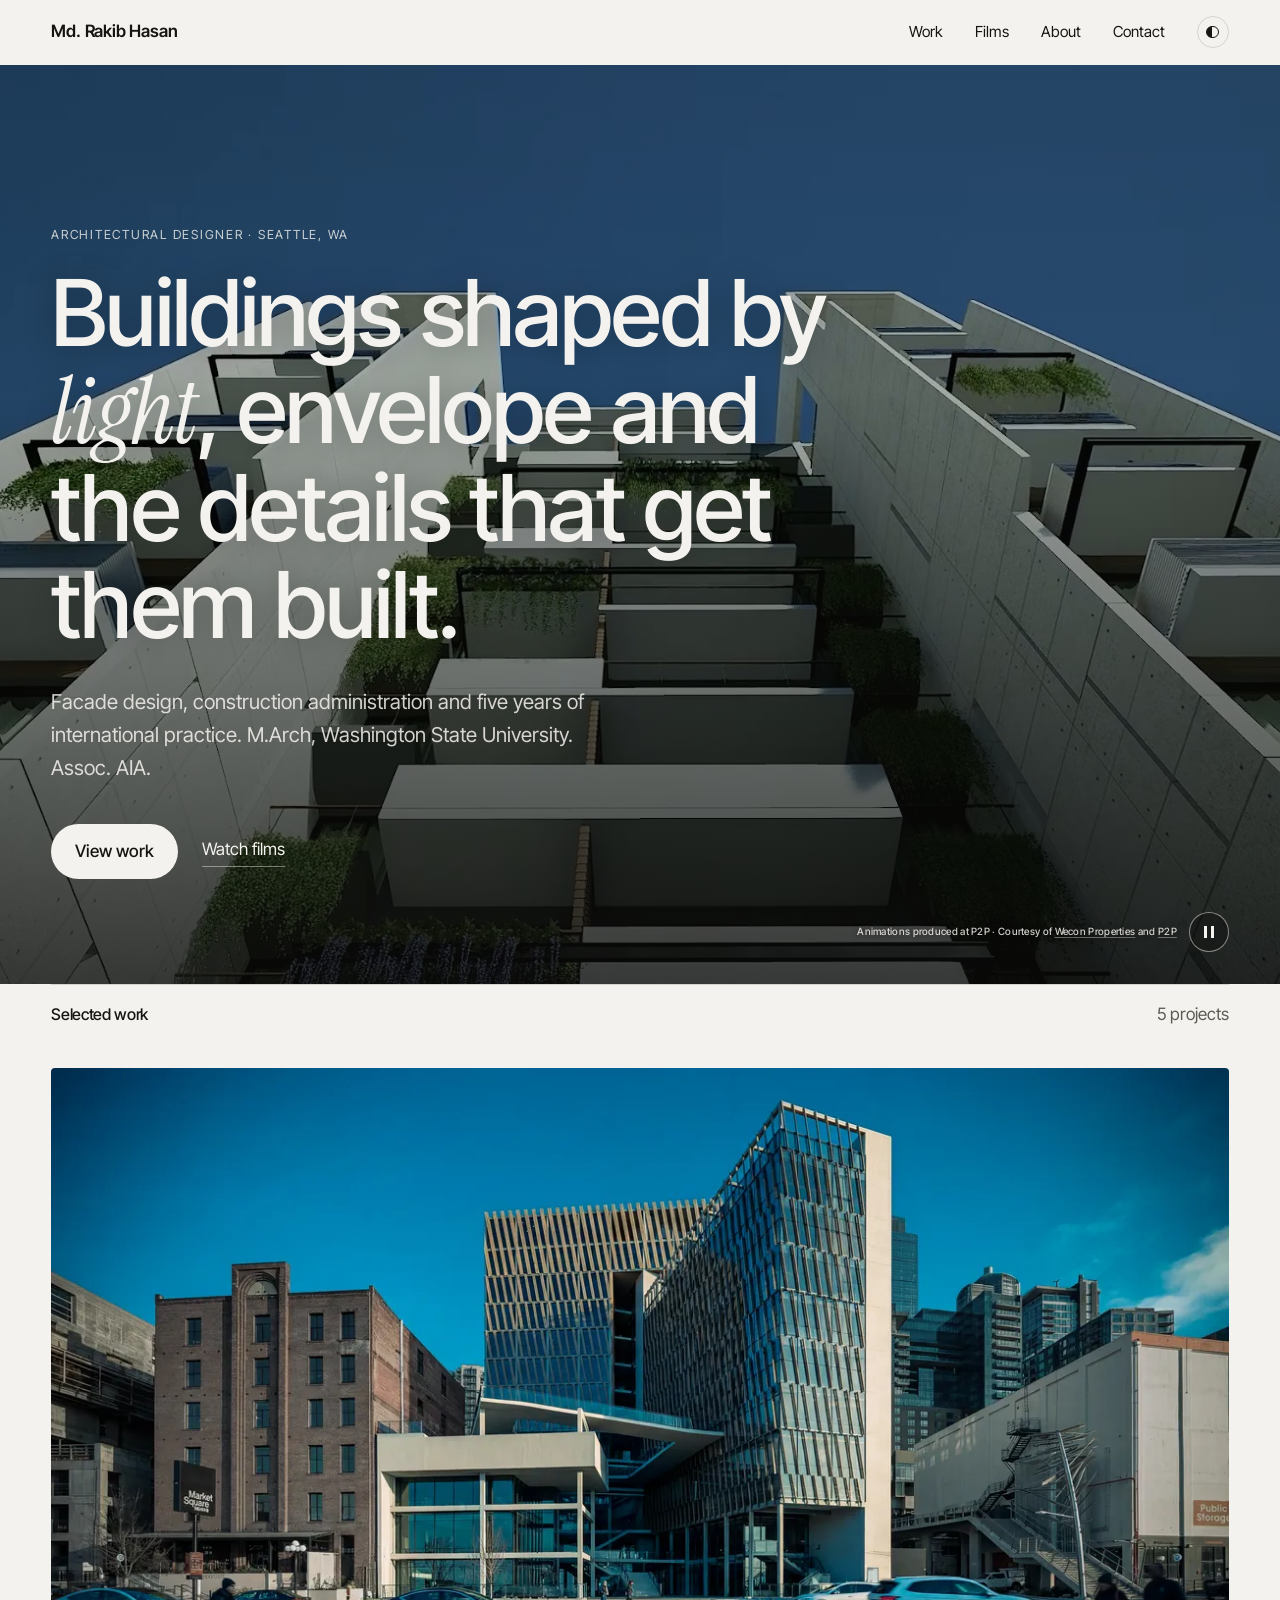
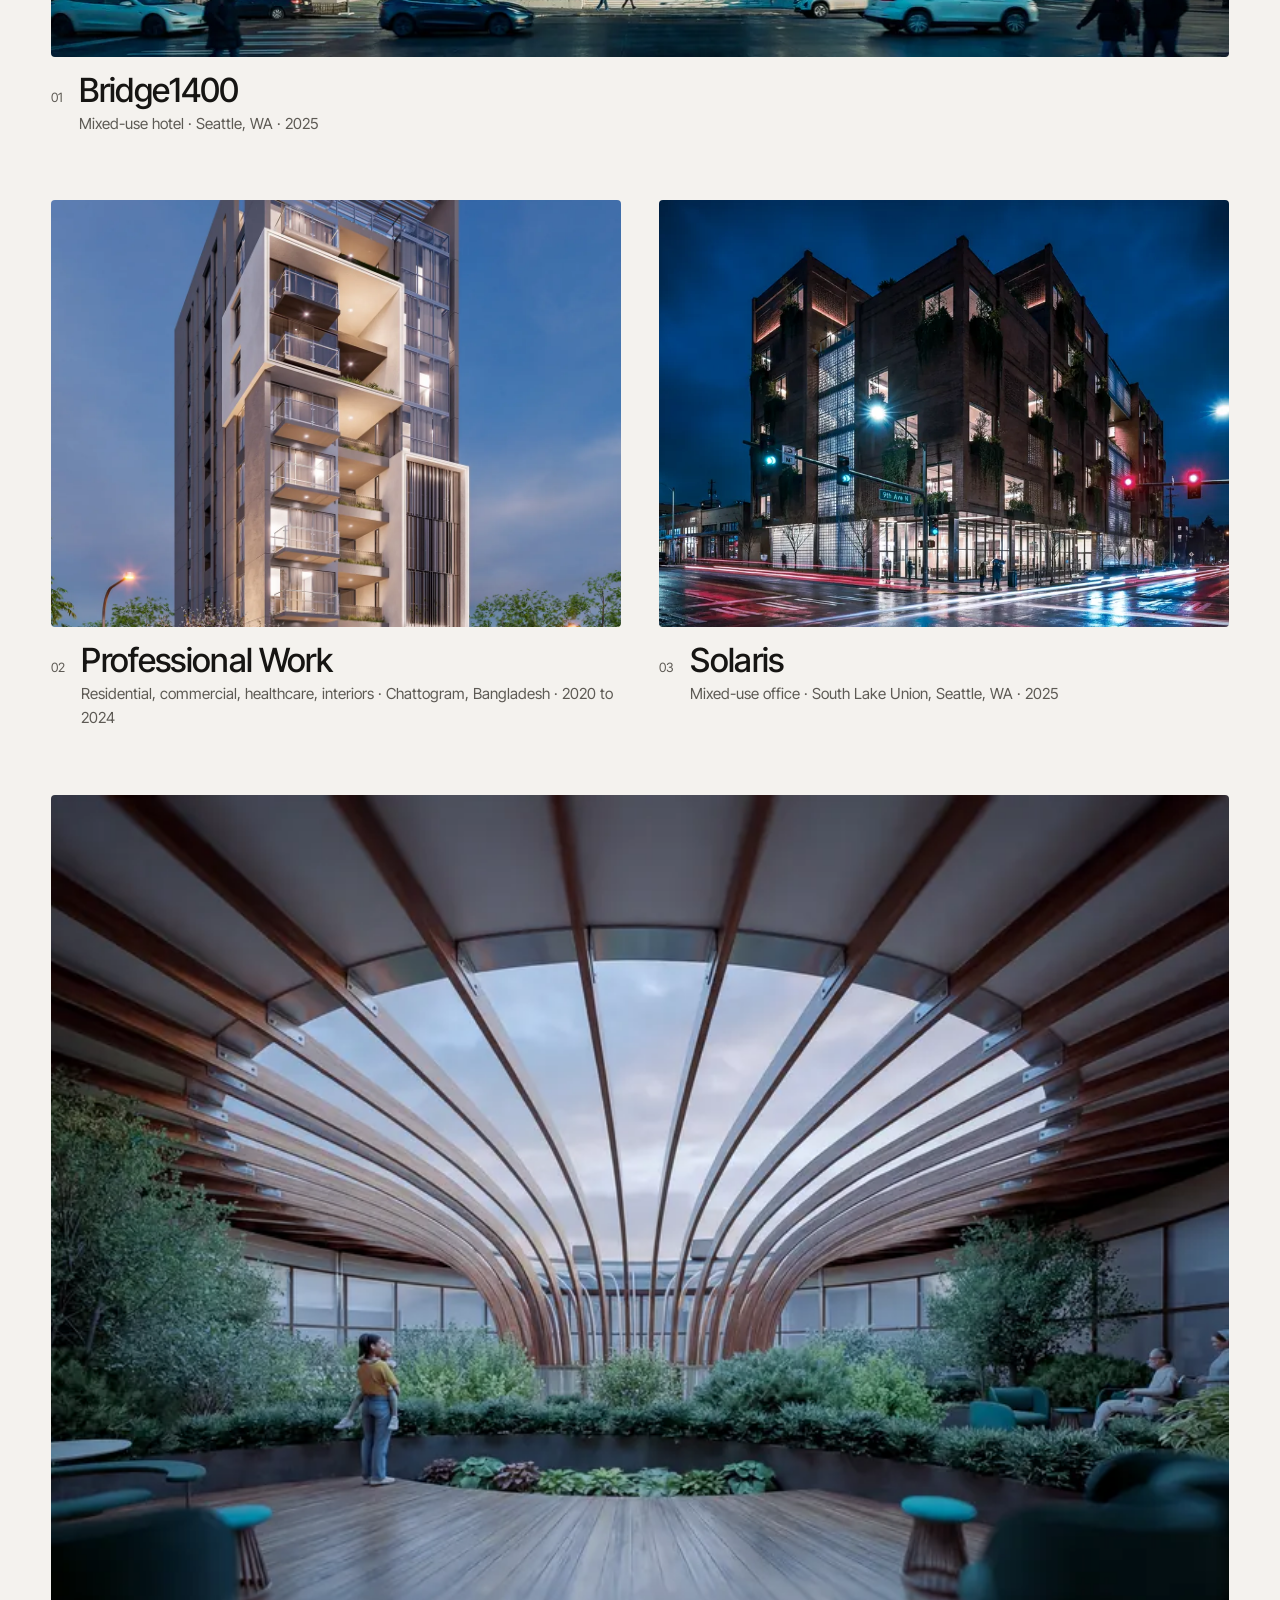
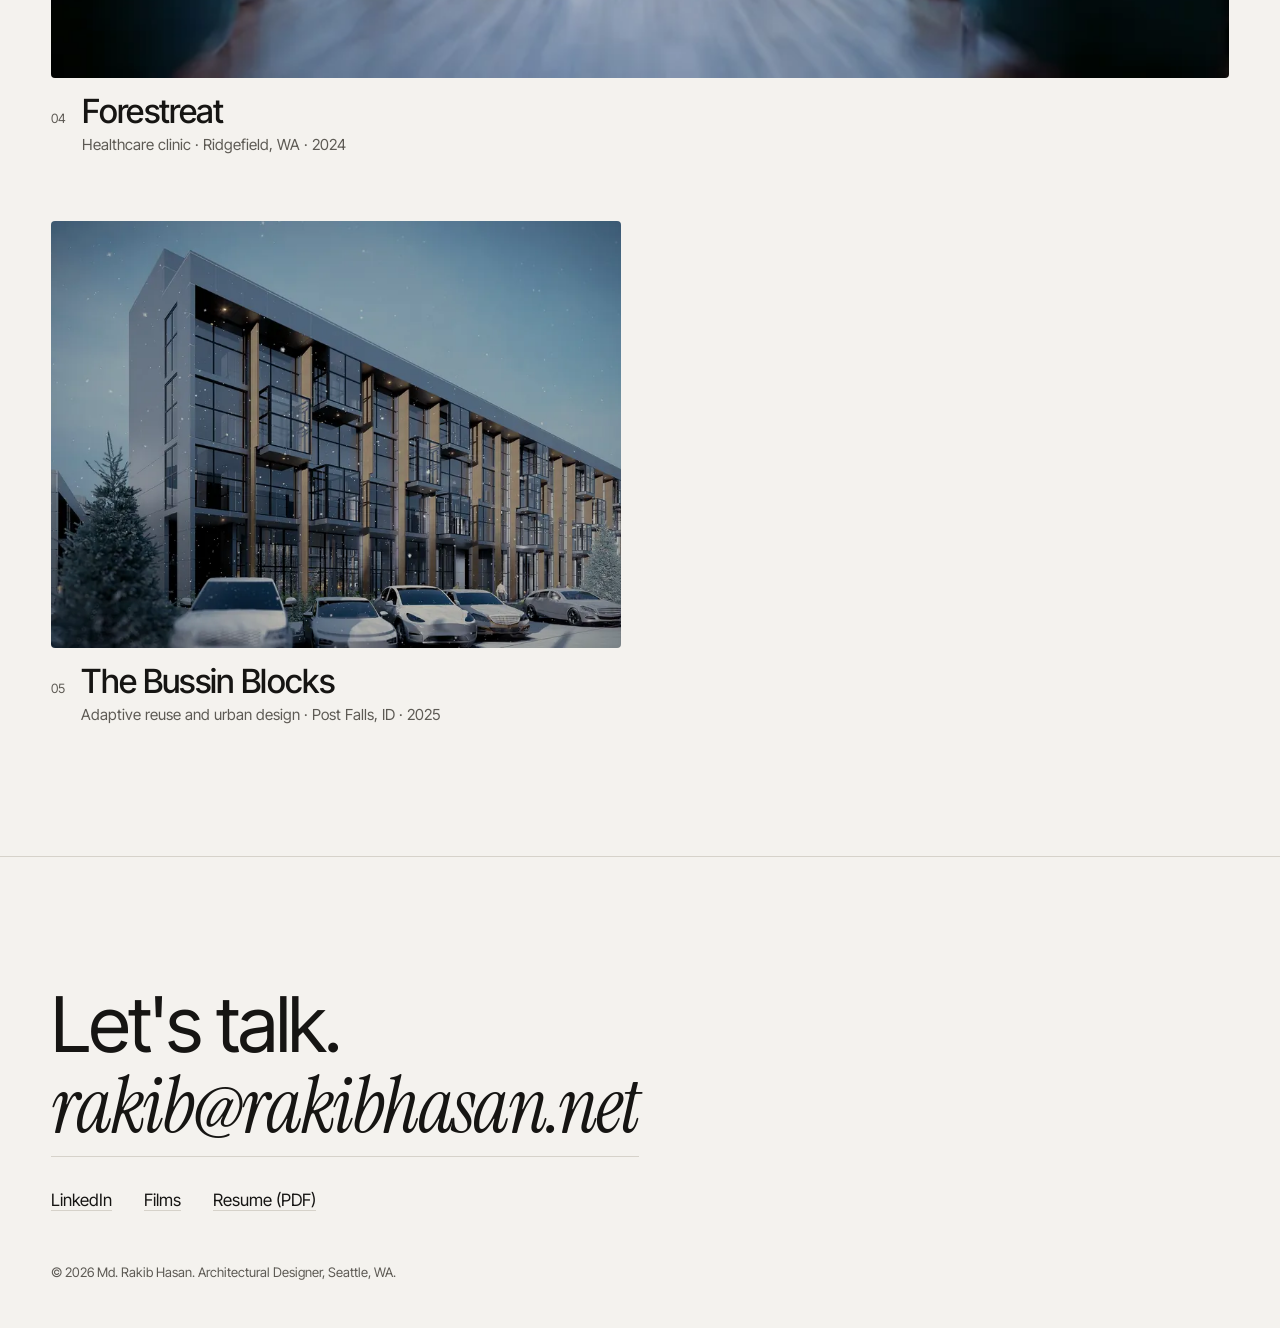
<file: docs/index.html>
<!doctype html>
<html lang="en" data-theme="light">
<head>
<meta charset="utf-8">
<meta name="viewport" content="width=device-width, initial-scale=1">
<title>Md. Rakib Hasan | Architectural Designer</title>
<meta name="description" content="Facade design, construction administration and five years of international practice. M.Arch, Washington State University. Assoc. AIA.">
<link rel="canonical" href="https://rakibhasan.net/">
<meta property="og:title" content="Md. Rakib Hasan | Architectural Designer">
<meta property="og:description" content="Facade design, construction administration and five years of international practice. M.Arch, Washington State University. Assoc. AIA.">
<meta property="og:type" content="website">
<meta property="og:url" content="https://rakibhasan.net/">
<meta property="og:site_name" content="Md. Rakib Hasan">
<meta property="og:image" content="https://rakibhasan.net/assets/og/bridge1400.jpg">
<meta property="og:image:width" content="1200">
<meta property="og:image:height" content="627">
<meta property="og:image:alt" content="Md. Rakib Hasan | Architectural Designer">
<meta name="twitter:card" content="summary_large_image">
<meta name="author" content="Md. Rakib Hasan">
<link rel="icon" href="data:image/svg+xml,%3Csvg xmlns='http://www.w3.org/2000/svg' viewBox='0 0 32 32'%3E%3Crect width='32' height='32' rx='6' fill='%23161513'/%3E%3Ctext x='16' y='22' font-family='Arial' font-size='14' font-weight='700' fill='%23f4f2ee' text-anchor='middle'%3ERH%3C/text%3E%3C/svg%3E">
<link rel="preconnect" href="https://fonts.googleapis.com">
<link rel="preconnect" href="https://fonts.gstatic.com" crossorigin>
<link rel="stylesheet" href="https://fonts.googleapis.com/css2?family=Inter+Tight:wght@300;400;500;600&family=Instrument+Serif:ital@0;1&display=swap">
<link rel="stylesheet" href="assets/css/style.css">
</head>
<body>
<header class="bar">
  <a class="mark" href="index.html">Md. Rakib Hasan</a>
  <nav><a href="index.html#work">Work</a><a href="films/">Films</a><a href="about/">About</a><a href="mailto:rakib@rakibhasan.net">Contact</a>
  <button class="theme" type="button" aria-label="Toggle dark mode"><span></span></button></nav>
</header>
<main>
<section class="reel-hero intro">
  <div class="reel"><video class="reel-video" muted loop playsinline preload="none" aria-hidden="true" poster="assets/video/reel-poster.jpg" data-src-sm="assets/video/reel-720.mp4" data-src-lg="assets/video/reel-1080.mp4"></video><button class="reel-toggle" type="button" aria-label="Pause background video" aria-pressed="false"><span class="i-pause"></span></button></div><p class="reel-credit"><span>Animations produced at P2P · Courtesy of <a href="https://wecon.com.bd/" target="_blank" rel="noopener">Wecon Properties</a> and <a href="https://www.p2pfamily.com/" target="_blank" rel="noopener">P2P</a></span></p>
  <div class="reel-inner">
    <p class="eyebrow">Architectural Designer &middot; Seattle, WA</p>
    <h1>Buildings shaped by <em>light</em>, envelope and the details that get them built.</h1>
    <p class="lede">Facade design, construction administration and five years of international practice. M.Arch, Washington State University. Assoc. AIA.</p>
    <p class="cta"><a class="btn" href="#work">View work</a><a class="link" href="films/">Watch films</a></p>
  </div>
</section>
<section class="work" id="work">
  <div class="section-head"><h2>Selected work</h2><span>5 projects</span></div>
  <ol class="work-grid">
<li class="work-item reveal">
  <a href="work/bridge1400/">
    <figure><img class="" src="assets/img/bridge1400/hero-1200.webp" srcset="assets/img/bridge1400/hero-1200.webp 1200w, assets/img/bridge1400/hero-2400.webp 2400w" sizes="(min-width: 900px) 50vw, 100vw" width="5504" height="2752" alt="Bridge1400" fetchpriority="high" decoding="async"></figure>
    <div class="work-meta">
      <span class="num">01</span>
      <h3>Bridge1400</h3>
      <p>Mixed-use hotel &middot; Seattle, WA &middot; 2025</p>
    </div>
  </a>
</li><li class="work-item reveal">
  <a href="work/professional-work/">
    <figure><img class="" src="assets/img/professional-work/wecon-northdale-1200.webp" srcset="assets/img/professional-work/wecon-northdale-1200.webp 1200w, assets/img/professional-work/wecon-northdale-2400.webp 2400w" sizes="(min-width: 900px) 50vw, 100vw" width="4000" height="6921" alt="Professional Work" loading="lazy" decoding="async"></figure>
    <div class="work-meta">
      <span class="num">02</span>
      <h3>Professional Work</h3>
      <p>Residential, commercial, healthcare, interiors &middot; Chattogram, Bangladesh &middot; 2020 to 2024</p>
    </div>
  </a>
</li><li class="work-item reveal">
  <a href="work/solaris/">
    <figure><img class="" src="assets/img/solaris/hero-1200.webp" srcset="assets/img/solaris/hero-1200.webp 1200w, assets/img/solaris/hero-2400.webp 2400w" sizes="(min-width: 900px) 50vw, 100vw" width="5107" height="2553" alt="Solaris" loading="lazy" decoding="async"></figure>
    <div class="work-meta">
      <span class="num">03</span>
      <h3>Solaris</h3>
      <p>Mixed-use office &middot; South Lake Union, Seattle, WA &middot; 2025</p>
    </div>
  </a>
</li><li class="work-item reveal">
  <a href="work/forestreat/">
    <figure><img class="" src="assets/img/forestreat/hero-1200.webp" srcset="assets/img/forestreat/hero-1200.webp 1200w, assets/img/forestreat/hero-2400.webp 2400w" sizes="(min-width: 900px) 50vw, 100vw" width="5504" height="2752" alt="Forestreat" loading="lazy" decoding="async"></figure>
    <div class="work-meta">
      <span class="num">04</span>
      <h3>Forestreat</h3>
      <p>Healthcare clinic &middot; Ridgefield, WA &middot; 2024</p>
    </div>
  </a>
</li><li class="work-item reveal">
  <a href="work/bussin-blocks/">
    <figure><img class="" src="assets/img/bussin-blocks/hero-1200.webp" srcset="assets/img/bussin-blocks/hero-1200.webp 1200w, assets/img/bussin-blocks/hero-2400.webp 2400w" sizes="(min-width: 900px) 50vw, 100vw" width="3840" height="1920" alt="The Bussin Blocks" loading="lazy" decoding="async"></figure>
    <div class="work-meta">
      <span class="num">05</span>
      <h3>The Bussin Blocks</h3>
      <p>Adaptive reuse and urban design &middot; Post Falls, ID &middot; 2025</p>
    </div>
  </a>
</li>
  </ol>
</section>
</main>
<footer class="foot" id="contact">
  <p class="foot-big">Let's talk.<br><a href="mailto:rakib@rakibhasan.net">rakib@rakibhasan.net</a></p>
  <ul>
    <li><a href="https://www.linkedin.com/in/rakibwsu" target="_blank" rel="noopener">LinkedIn</a></li>
    <li><a href="films/">Films</a></li>
    <li><a href="assets/Md-Rakib-Hasan-Resume.pdf" target="_blank" rel="noopener">Resume (PDF)</a></li>
  </ul>
  <p class="small">&copy; 2026 Md. Rakib Hasan. Architectural Designer, Seattle, WA.</p>
</footer>
<div class="lightbox" hidden><button type="button" aria-label="Close">&times;</button><img alt=""></div>
<script src="assets/js/main.js"></script>
</body>
</html>
</file>
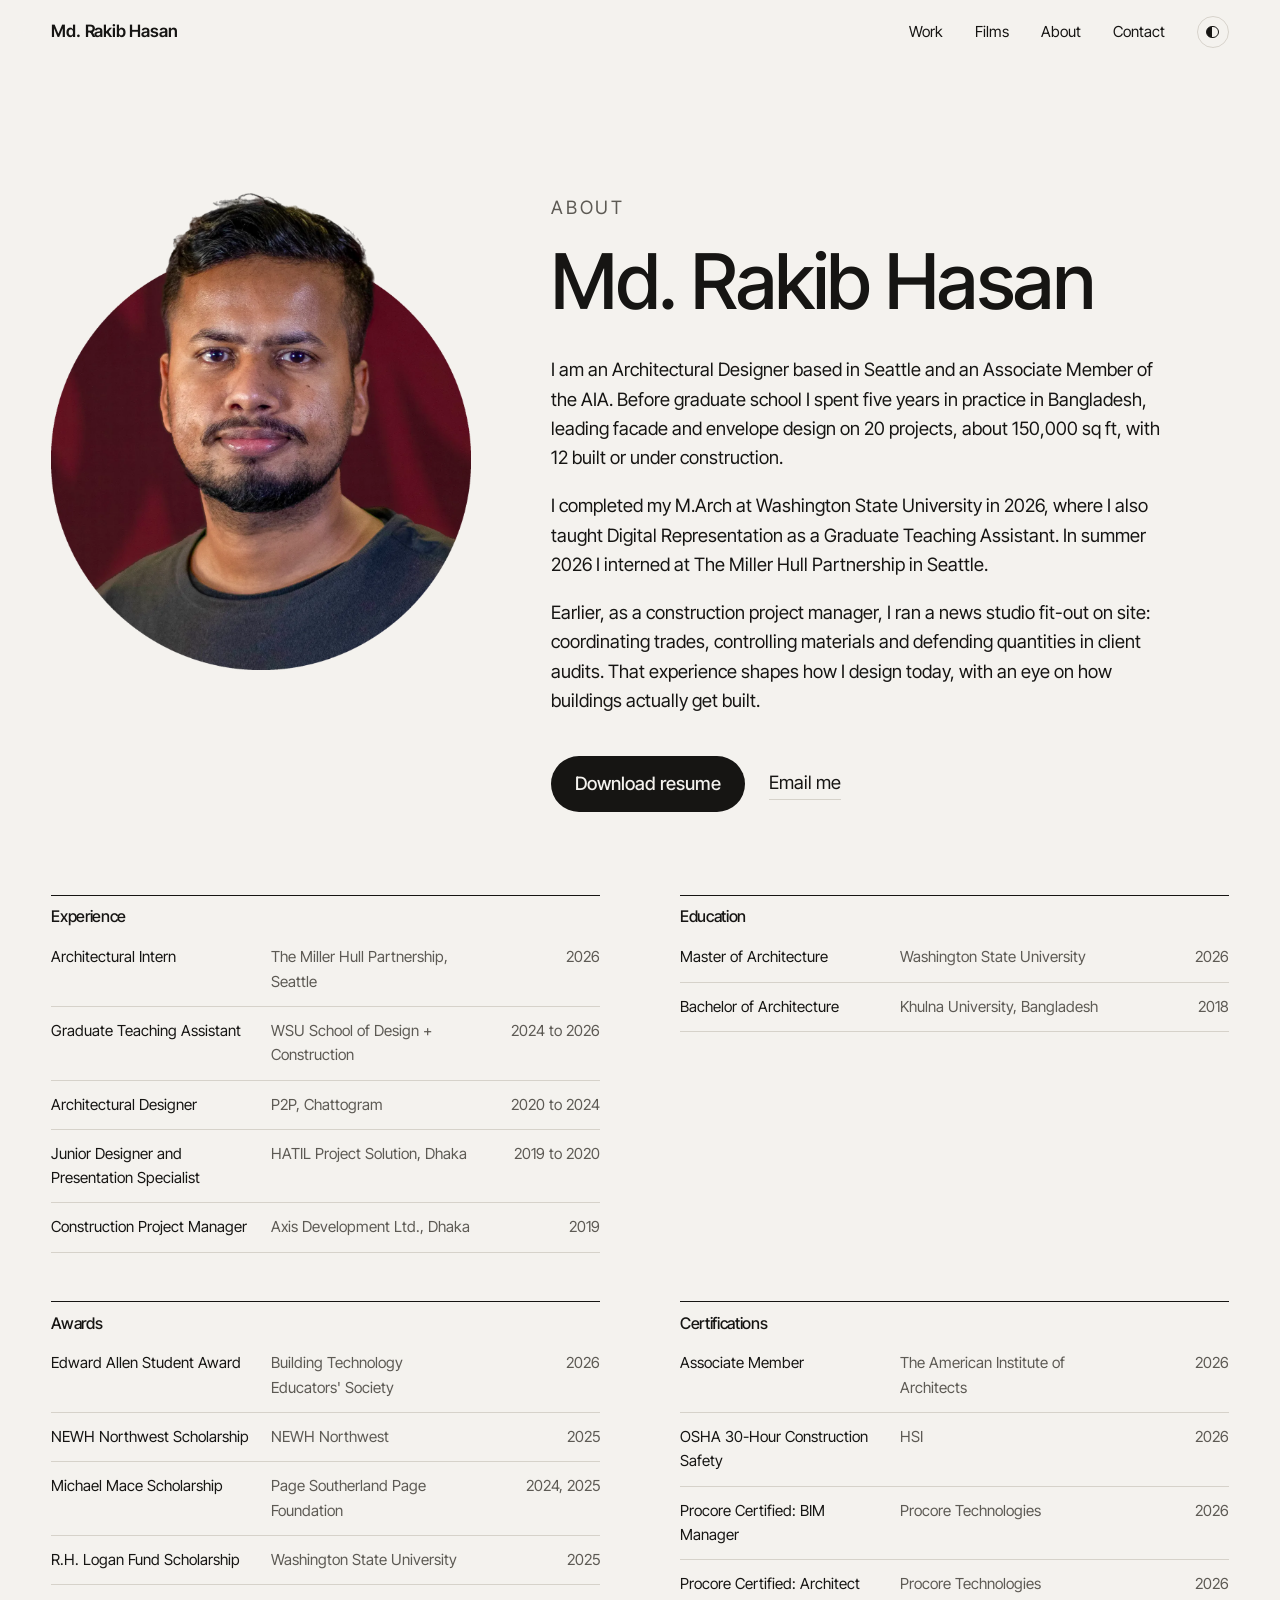
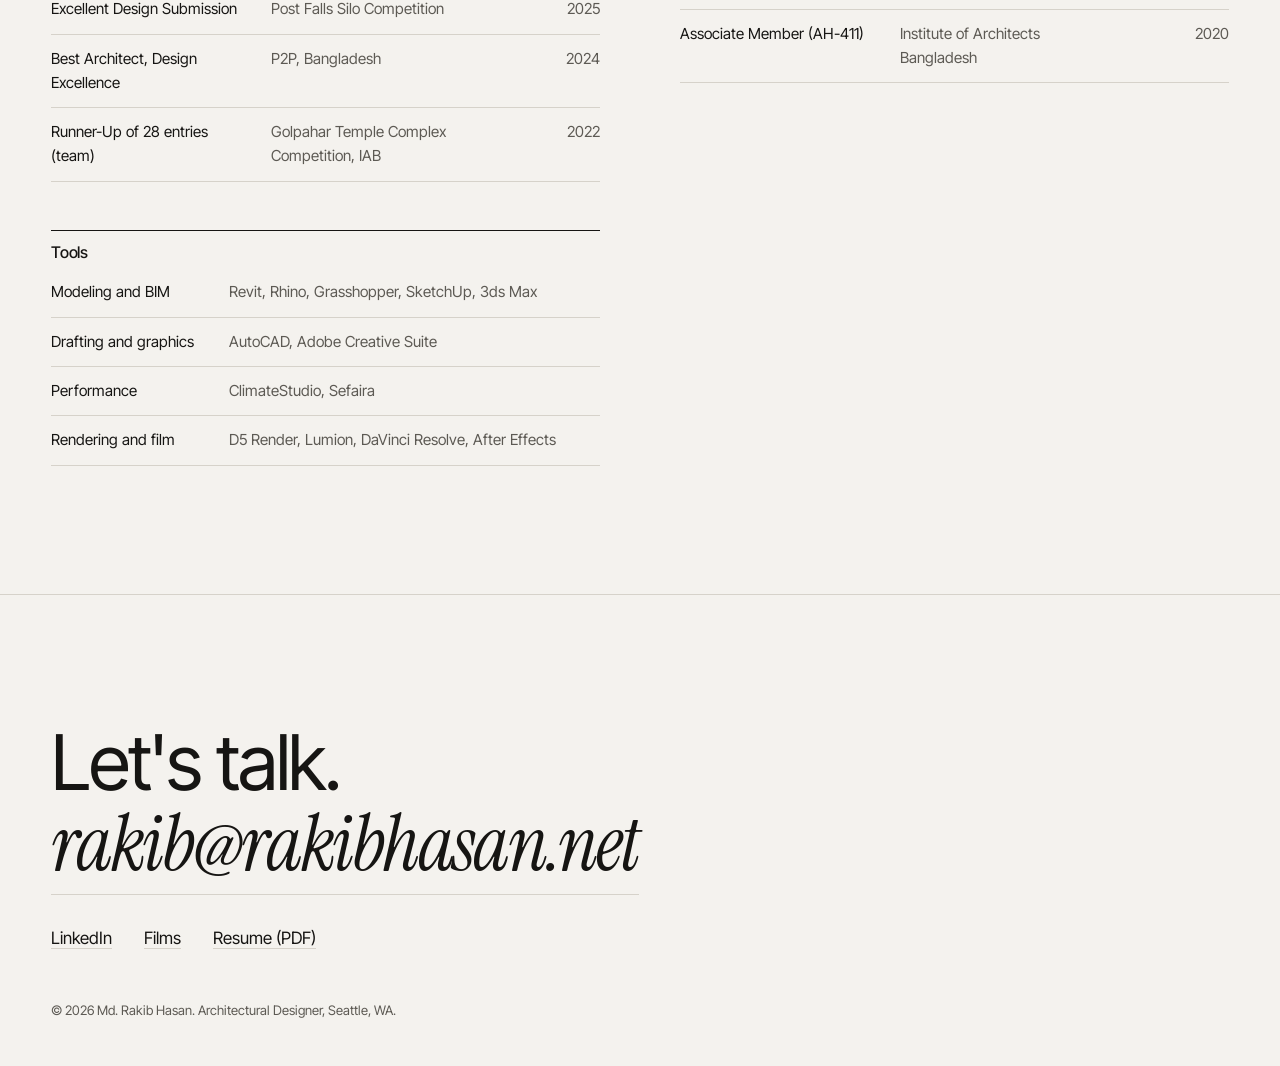
<file: docs/about/index.html>
<!doctype html>
<html lang="en" data-theme="light">
<head>
<meta charset="utf-8">
<meta name="viewport" content="width=device-width, initial-scale=1">
<title>About | Md. Rakib Hasan</title>
<meta name="description" content="I am an Architectural Designer based in Seattle and an Associate Member of the AIA. Before graduate school I spent five years in practice in Bangladesh, leading facade and envelope design on 20 projects, about 150,000 sq ft, with 12 built or under construction.">
<link rel="canonical" href="https://rakibhasan.net/about/">
<meta property="og:title" content="About | Md. Rakib Hasan">
<meta property="og:description" content="I am an Architectural Designer based in Seattle and an Associate Member of the AIA. Before graduate school I spent five years in practice in Bangladesh, leading facade and envelope design on 20 projects, about 150,000 sq ft, with 12 built or under construction.">
<meta property="og:type" content="website">
<meta property="og:url" content="https://rakibhasan.net/about/">
<meta property="og:site_name" content="Md. Rakib Hasan">
<meta property="og:image" content="https://rakibhasan.net/assets/og/bridge1400.jpg">
<meta property="og:image:width" content="1200">
<meta property="og:image:height" content="627">
<meta property="og:image:alt" content="About | Md. Rakib Hasan">
<meta name="twitter:card" content="summary_large_image">
<meta name="author" content="Md. Rakib Hasan">
<link rel="icon" href="data:image/svg+xml,%3Csvg xmlns='http://www.w3.org/2000/svg' viewBox='0 0 32 32'%3E%3Crect width='32' height='32' rx='6' fill='%23161513'/%3E%3Ctext x='16' y='22' font-family='Arial' font-size='14' font-weight='700' fill='%23f4f2ee' text-anchor='middle'%3ERH%3C/text%3E%3C/svg%3E">
<link rel="preconnect" href="https://fonts.googleapis.com">
<link rel="preconnect" href="https://fonts.gstatic.com" crossorigin>
<link rel="stylesheet" href="https://fonts.googleapis.com/css2?family=Inter+Tight:wght@300;400;500;600&family=Instrument+Serif:ital@0;1&display=swap">
<link rel="stylesheet" href="../assets/css/style.css">
</head>
<body>
<header class="bar">
  <a class="mark" href="../index.html">Md. Rakib Hasan</a>
  <nav><a href="../index.html#work">Work</a><a href="../films/">Films</a><a href="../about/">About</a><a href="mailto:rakib@rakibhasan.net">Contact</a>
  <button class="theme" type="button" aria-label="Toggle dark mode"><span></span></button></nav>
</header>
<main>
<section class="about">
  <div class="about-photo reveal"><img class="" src="../assets/img/about/headshot-1200.webp" srcset="../assets/img/about/headshot-1200.webp 1200w, ../assets/img/about/headshot-2400.webp 2400w" sizes="(min-width: 900px) 30vw, 60vw" width="1908" height="2167" alt="Md. Rakib Hasan" fetchpriority="high" decoding="async"></div>
  <div class="about-text">
    <p class="eyebrow">About</p>
    <h1>Md. Rakib Hasan</h1>
    <p>I am an Architectural Designer based in Seattle and an Associate Member of the AIA. Before graduate school I spent five years in practice in Bangladesh, leading facade and envelope design on 20 projects, about 150,000 sq ft, with 12 built or under construction.</p><p>I completed my M.Arch at Washington State University in 2026, where I also taught Digital Representation as a Graduate Teaching Assistant. In summer 2026 I interned at The Miller Hull Partnership in Seattle.</p><p>Earlier, as a construction project manager, I ran a news studio fit-out on site: coordinating trades, controlling materials and defending quantities in client audits. That experience shapes how I design today, with an eye on how buildings actually get built.</p>
    <p class="cta"><a class="btn" href="../assets/Md-Rakib-Hasan-Resume.pdf" target="_blank" rel="noopener">Download resume</a>
    <a class="link" href="mailto:rakib@rakibhasan.net">Email me</a></p>
  </div>
</section>
<section class="cv">
  <div class="cv-block reveal"><h2>Experience</h2><ul><li><span>Architectural Intern</span><span>The Miller Hull Partnership, Seattle</span><span>2026</span></li><li><span>Graduate Teaching Assistant</span><span>WSU School of Design + Construction</span><span>2024 to 2026</span></li><li><span>Architectural Designer</span><span>P2P, Chattogram</span><span>2020 to 2024</span></li><li><span>Junior Designer and Presentation Specialist</span><span>HATIL Project Solution, Dhaka</span><span>2019 to 2020</span></li><li><span>Construction Project Manager</span><span>Axis Development Ltd., Dhaka</span><span>2019</span></li></ul></div>
  <div class="cv-block reveal"><h2>Education</h2><ul><li><span>Master of Architecture</span><span>Washington State University</span><span>2026</span></li><li><span>Bachelor of Architecture</span><span>Khulna University, Bangladesh</span><span>2018</span></li></ul></div>
  <div class="cv-block reveal"><h2>Awards</h2><ul><li><span>Edward Allen Student Award</span><span>Building Technology Educators&#x27; Society</span><span>2026</span></li><li><span>NEWH Northwest Scholarship</span><span>NEWH Northwest</span><span>2025</span></li><li><span>Michael Mace Scholarship</span><span>Page Southerland Page Foundation</span><span>2024, 2025</span></li><li><span>R.H. Logan Fund Scholarship</span><span>Washington State University</span><span>2025</span></li><li><span>Excellent Design Submission</span><span>Post Falls Silo Competition</span><span>2025</span></li><li><span>Best Architect, Design Excellence</span><span>P2P, Bangladesh</span><span>2024</span></li><li><span>Runner-Up of 28 entries (team)</span><span>Golpahar Temple Complex Competition, IAB</span><span>2022</span></li></ul></div>
  <div class="cv-block reveal"><h2>Certifications</h2><ul><li><span>Associate Member</span><span>The American Institute of Architects</span><span>2026</span></li><li><span>OSHA 30-Hour Construction Safety</span><span>HSI</span><span>2026</span></li><li><span>Procore Certified: BIM Manager</span><span>Procore Technologies</span><span>2026</span></li><li><span>Procore Certified: Architect</span><span>Procore Technologies</span><span>2026</span></li><li><span>Associate Member (AH-411)</span><span>Institute of Architects Bangladesh</span><span>2020</span></li></ul></div>
  <div class="cv-block cv-tools reveal"><h2>Tools</h2><ul><li><span>Modeling and BIM</span><span>Revit, Rhino, Grasshopper, SketchUp, 3ds Max</span></li><li><span>Drafting and graphics</span><span>AutoCAD, Adobe Creative Suite</span></li><li><span>Performance</span><span>ClimateStudio, Sefaira</span></li><li><span>Rendering and film</span><span>D5 Render, Lumion, DaVinci Resolve, After Effects</span></li></ul></div>
</section>
</main>
<footer class="foot" id="contact">
  <p class="foot-big">Let's talk.<br><a href="mailto:rakib@rakibhasan.net">rakib@rakibhasan.net</a></p>
  <ul>
    <li><a href="https://www.linkedin.com/in/rakibwsu" target="_blank" rel="noopener">LinkedIn</a></li>
    <li><a href="../films/">Films</a></li>
    <li><a href="../assets/Md-Rakib-Hasan-Resume.pdf" target="_blank" rel="noopener">Resume (PDF)</a></li>
  </ul>
  <p class="small">&copy; 2026 Md. Rakib Hasan. Architectural Designer, Seattle, WA.</p>
</footer>
<div class="lightbox" hidden><button type="button" aria-label="Close">&times;</button><img alt=""></div>
<script src="../assets/js/main.js"></script>
</body>
</html>
</file>
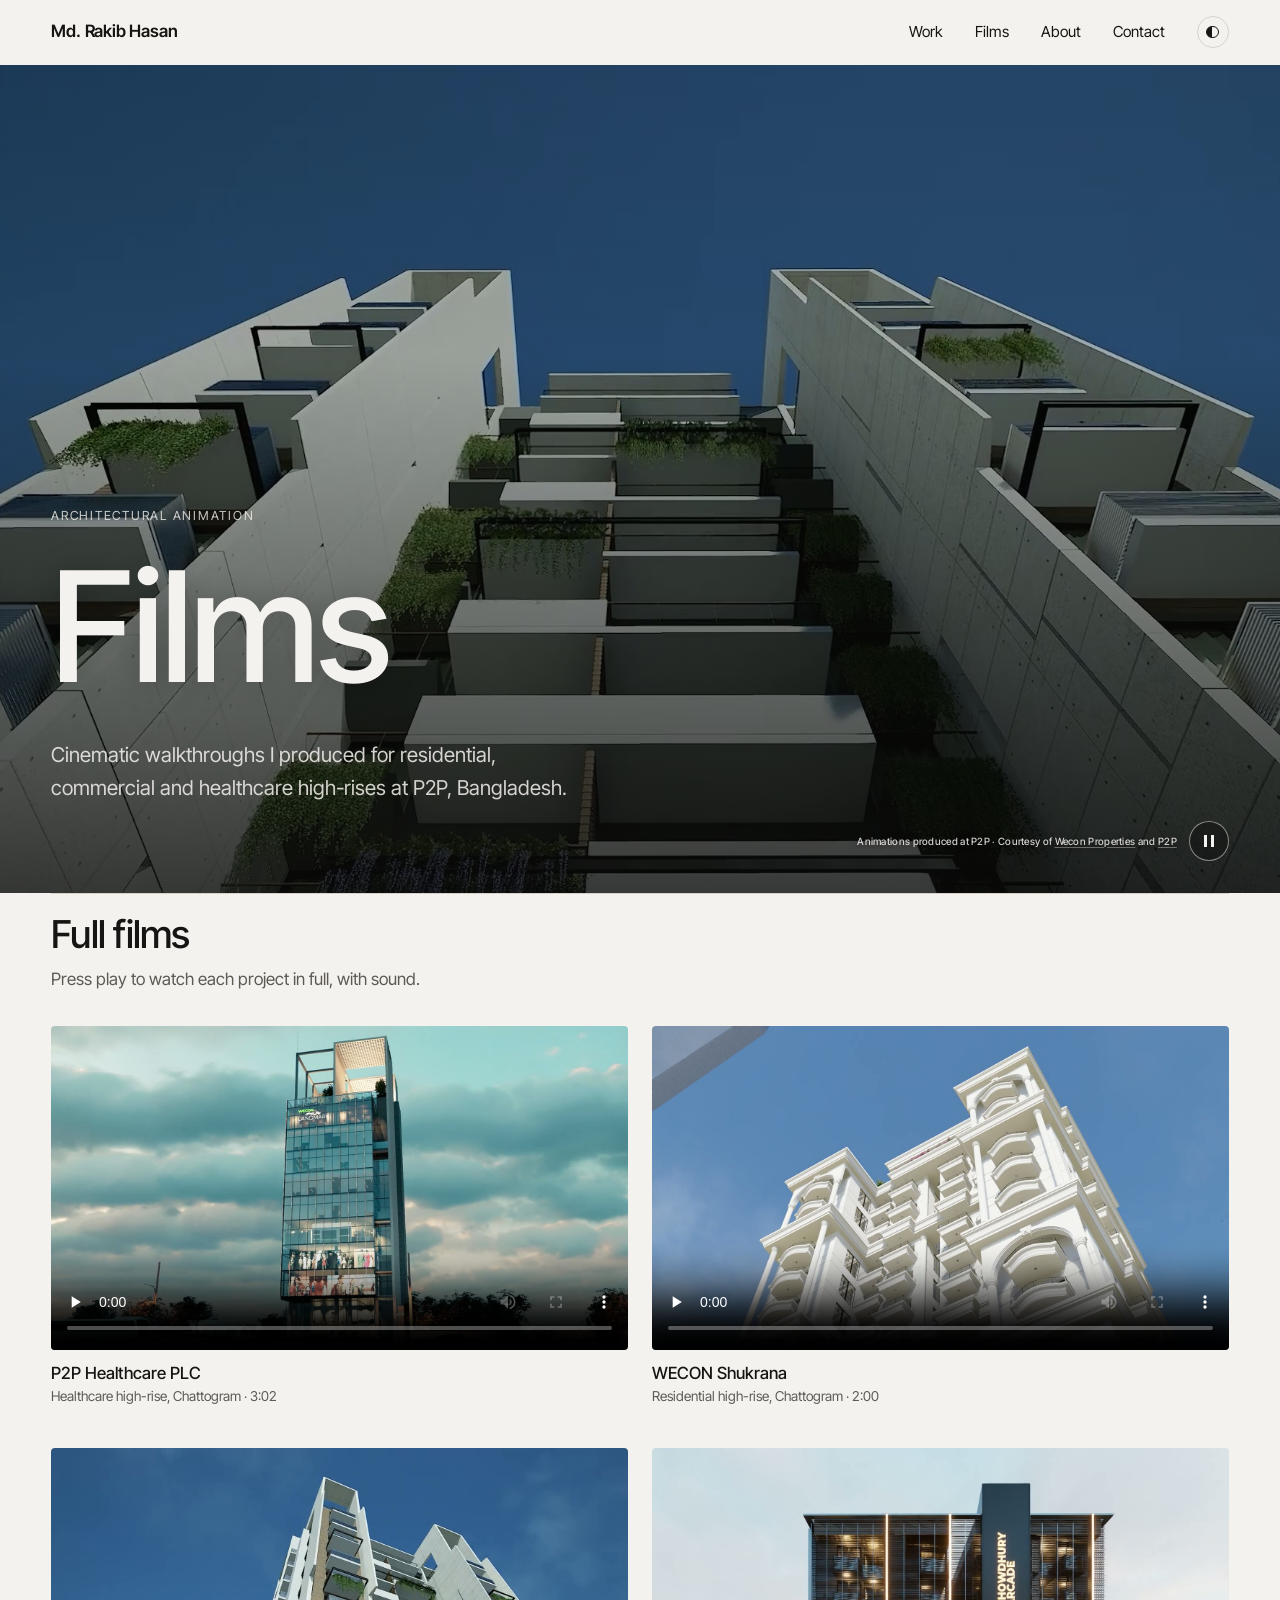
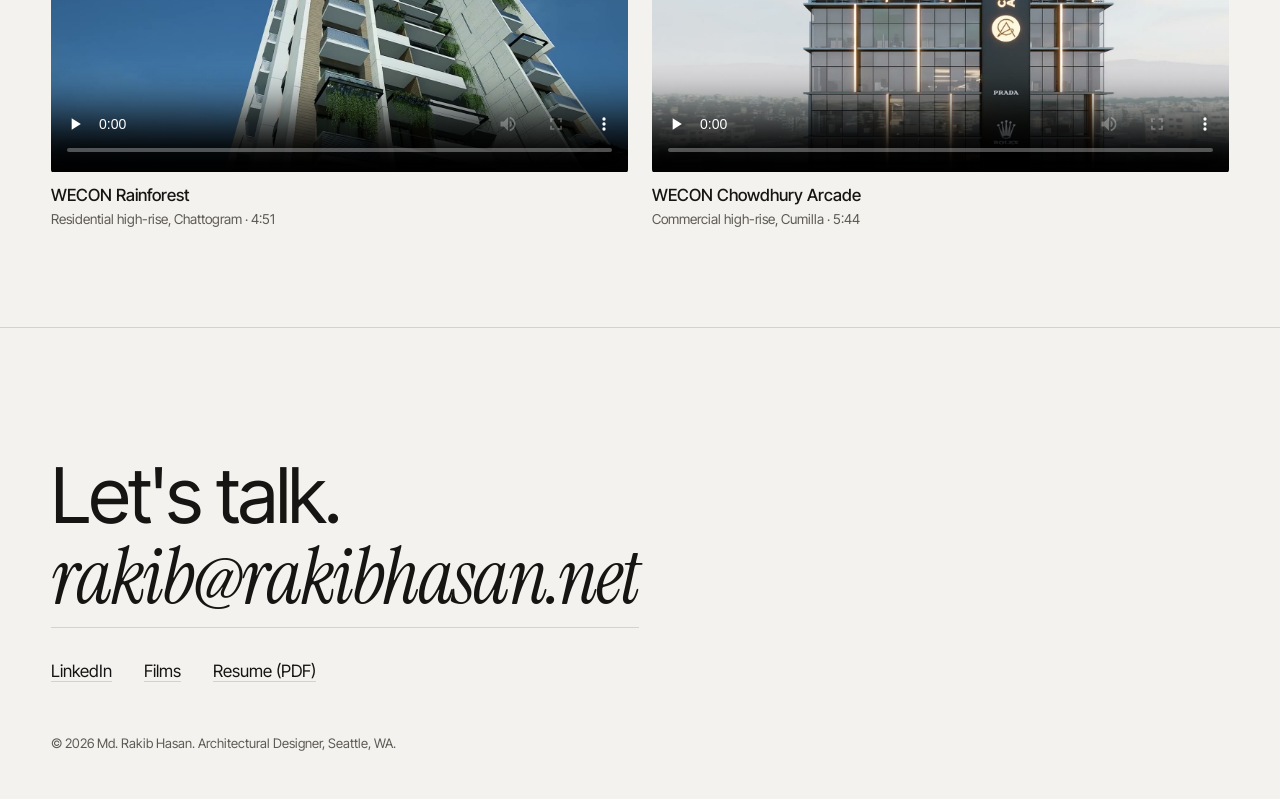
<file: docs/films/index.html>
<!doctype html>
<html lang="en" data-theme="light">
<head>
<meta charset="utf-8">
<meta name="viewport" content="width=device-width, initial-scale=1">
<title>Films | Md. Rakib Hasan</title>
<meta name="description" content="Cinematic architectural animations of high-rise projects by Md. Rakib Hasan.">
<link rel="canonical" href="https://rakibhasan.net/films/">
<meta property="og:title" content="Films | Md. Rakib Hasan">
<meta property="og:description" content="Cinematic architectural animations of high-rise projects by Md. Rakib Hasan.">
<meta property="og:type" content="website">
<meta property="og:url" content="https://rakibhasan.net/films/">
<meta property="og:site_name" content="Md. Rakib Hasan">
<meta property="og:image" content="https://rakibhasan.net/assets/og/films.jpg">
<meta property="og:image:width" content="1200">
<meta property="og:image:height" content="627">
<meta property="og:image:alt" content="Films | Md. Rakib Hasan">
<meta name="twitter:card" content="summary_large_image">
<meta name="author" content="Md. Rakib Hasan">
<link rel="icon" href="data:image/svg+xml,%3Csvg xmlns='http://www.w3.org/2000/svg' viewBox='0 0 32 32'%3E%3Crect width='32' height='32' rx='6' fill='%23161513'/%3E%3Ctext x='16' y='22' font-family='Arial' font-size='14' font-weight='700' fill='%23f4f2ee' text-anchor='middle'%3ERH%3C/text%3E%3C/svg%3E">
<link rel="preconnect" href="https://fonts.googleapis.com">
<link rel="preconnect" href="https://fonts.gstatic.com" crossorigin>
<link rel="stylesheet" href="https://fonts.googleapis.com/css2?family=Inter+Tight:wght@300;400;500;600&family=Instrument+Serif:ital@0;1&display=swap">
<link rel="stylesheet" href="../assets/css/style.css">
</head>
<body>
<header class="bar">
  <a class="mark" href="../index.html">Md. Rakib Hasan</a>
  <nav><a href="../index.html#work">Work</a><a href="../films/">Films</a><a href="../about/">About</a><a href="mailto:rakib@rakibhasan.net">Contact</a>
  <button class="theme" type="button" aria-label="Toggle dark mode"><span></span></button></nav>
</header>
<main>
<section class="reel-hero films-hero">
  <div class="reel"><video class="reel-video" muted loop playsinline preload="none" aria-hidden="true" poster="../assets/video/reel-poster.jpg" data-src-sm="../assets/video/reel-720.mp4" data-src-lg="../assets/video/reel-1080.mp4"></video><button class="reel-toggle" type="button" aria-label="Pause background video" aria-pressed="false"><span class="i-pause"></span></button></div><p class="reel-credit"><span>Animations produced at P2P · Courtesy of <a href="https://wecon.com.bd/" target="_blank" rel="noopener">Wecon Properties</a> and <a href="https://www.p2pfamily.com/" target="_blank" rel="noopener">P2P</a></span></p>
  <div class="reel-inner">
    <p class="eyebrow">Architectural animation</p>
    <h1>Films</h1>
    <p class="lede">Cinematic walkthroughs I produced for residential, commercial and healthcare high-rises at P2P, Bangladesh.</p>
  </div>
</section>
<section class="films reveal" id="films">
  <h2>Full films</h2>
  <p class="films-note">Press play to watch each project in full, with sound.</p>
  <div class="film-grid"><figure class="film"><video controls playsinline preload="none" poster="../assets/video/p2p-healthcare.jpg" width="1920" height="1080"><source src="https://filedn.com/luwuk8pS0kOh6zvcHQeK3xY/rakibhasan.net/videos-original/p2p-healthcare.mp4" type="video/mp4"></video><figcaption><strong>P2P Healthcare PLC</strong>Healthcare high-rise, Chattogram &middot; 3:02</figcaption></figure><figure class="film"><video controls playsinline preload="none" poster="../assets/video/wecon-shukrana.jpg" width="1920" height="1080"><source src="https://filedn.com/luwuk8pS0kOh6zvcHQeK3xY/rakibhasan.net/videos-original/wecon-shukrana.mp4" type="video/mp4"></video><figcaption><strong>WECON Shukrana</strong>Residential high-rise, Chattogram &middot; 2:00</figcaption></figure><figure class="film"><video controls playsinline preload="none" poster="../assets/video/wecon-rainforest.jpg" width="1920" height="1080"><source src="https://filedn.com/luwuk8pS0kOh6zvcHQeK3xY/rakibhasan.net/videos-original/wecon-rainforest.mp4" type="video/mp4"></video><figcaption><strong>WECON Rainforest</strong>Residential high-rise, Chattogram &middot; 4:51</figcaption></figure><figure class="film"><video controls playsinline preload="none" poster="../assets/video/wecon-chowdhury-arcade.jpg" width="1920" height="1080"><source src="https://filedn.com/luwuk8pS0kOh6zvcHQeK3xY/rakibhasan.net/videos-original/wecon-chowdhury-arcade.mp4" type="video/mp4"></video><figcaption><strong>WECON Chowdhury Arcade</strong>Commercial high-rise, Cumilla &middot; 5:44</figcaption></figure></div>
</section>
</main>
<footer class="foot" id="contact">
  <p class="foot-big">Let's talk.<br><a href="mailto:rakib@rakibhasan.net">rakib@rakibhasan.net</a></p>
  <ul>
    <li><a href="https://www.linkedin.com/in/rakibwsu" target="_blank" rel="noopener">LinkedIn</a></li>
    <li><a href="../films/">Films</a></li>
    <li><a href="../assets/Md-Rakib-Hasan-Resume.pdf" target="_blank" rel="noopener">Resume (PDF)</a></li>
  </ul>
  <p class="small">&copy; 2026 Md. Rakib Hasan. Architectural Designer, Seattle, WA.</p>
</footer>
<div class="lightbox" hidden><button type="button" aria-label="Close">&times;</button><img alt=""></div>
<script src="../assets/js/main.js"></script>
</body>
</html>
</file>
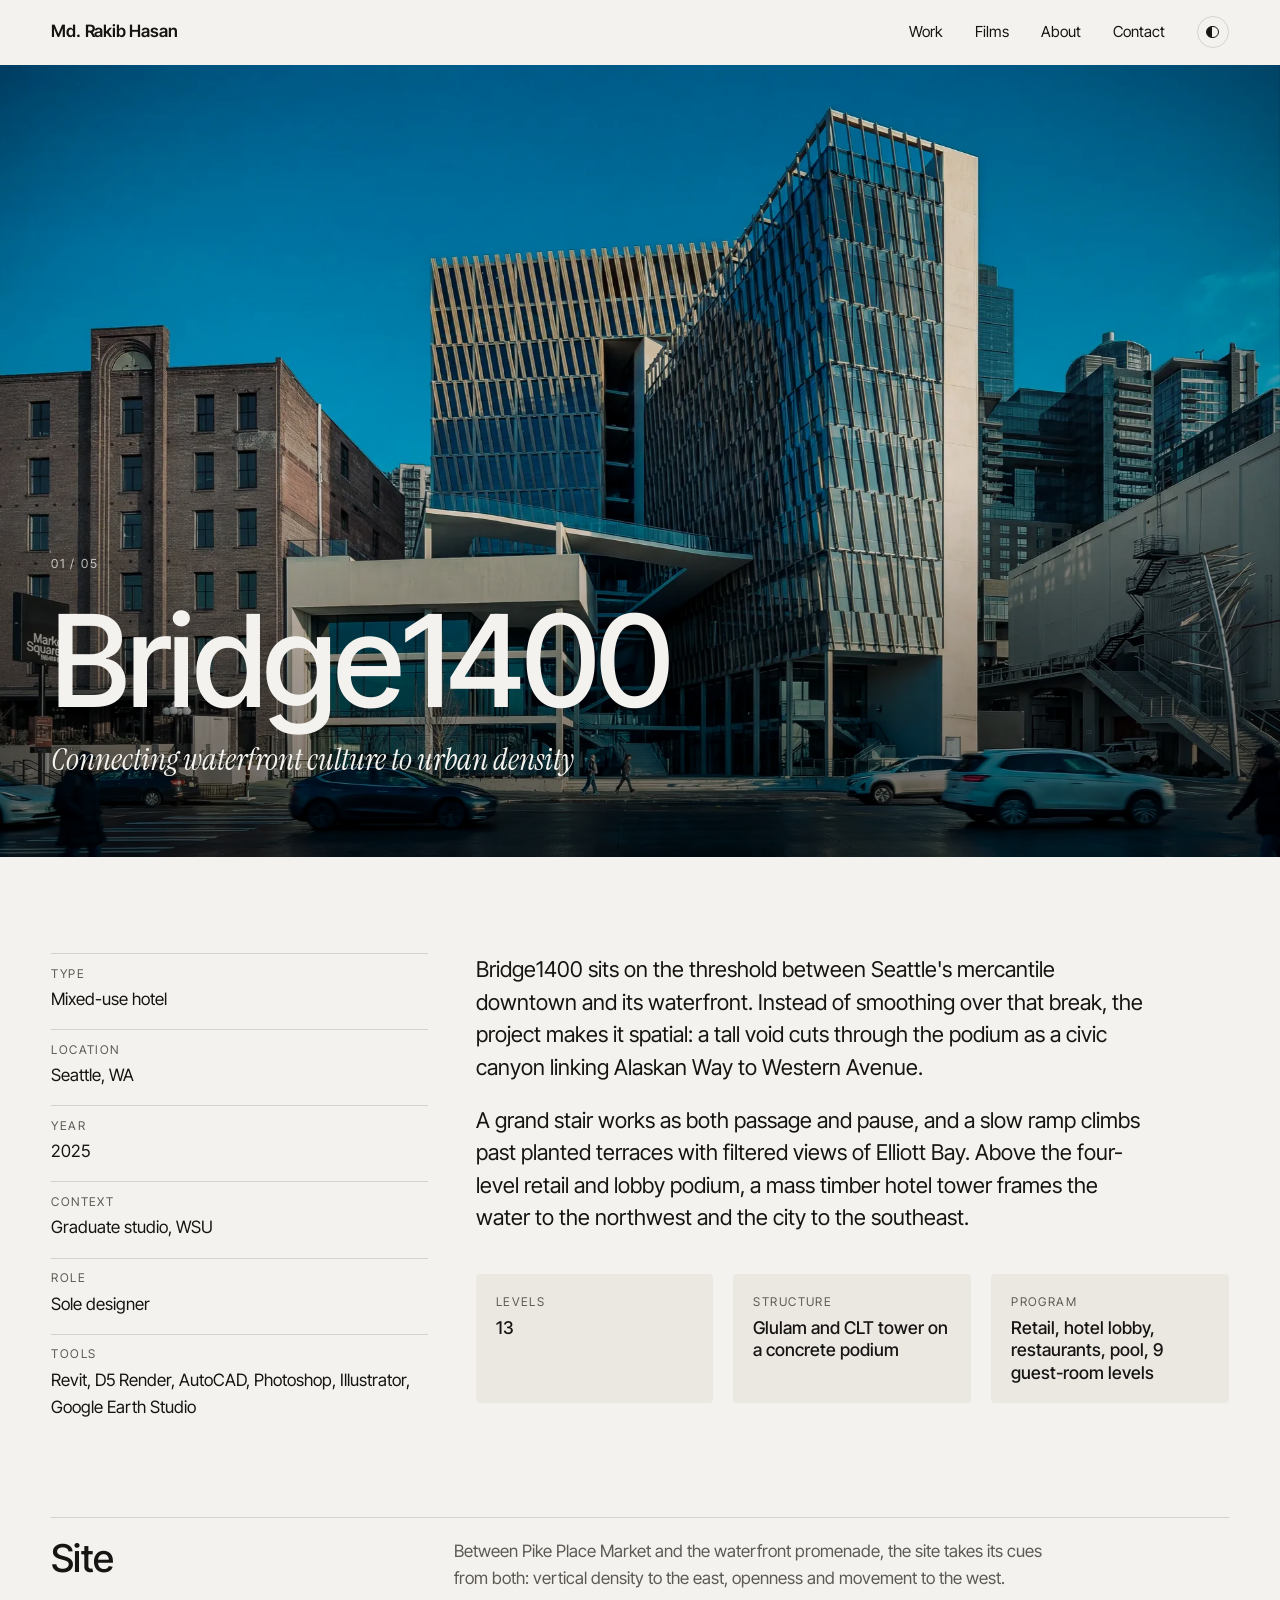
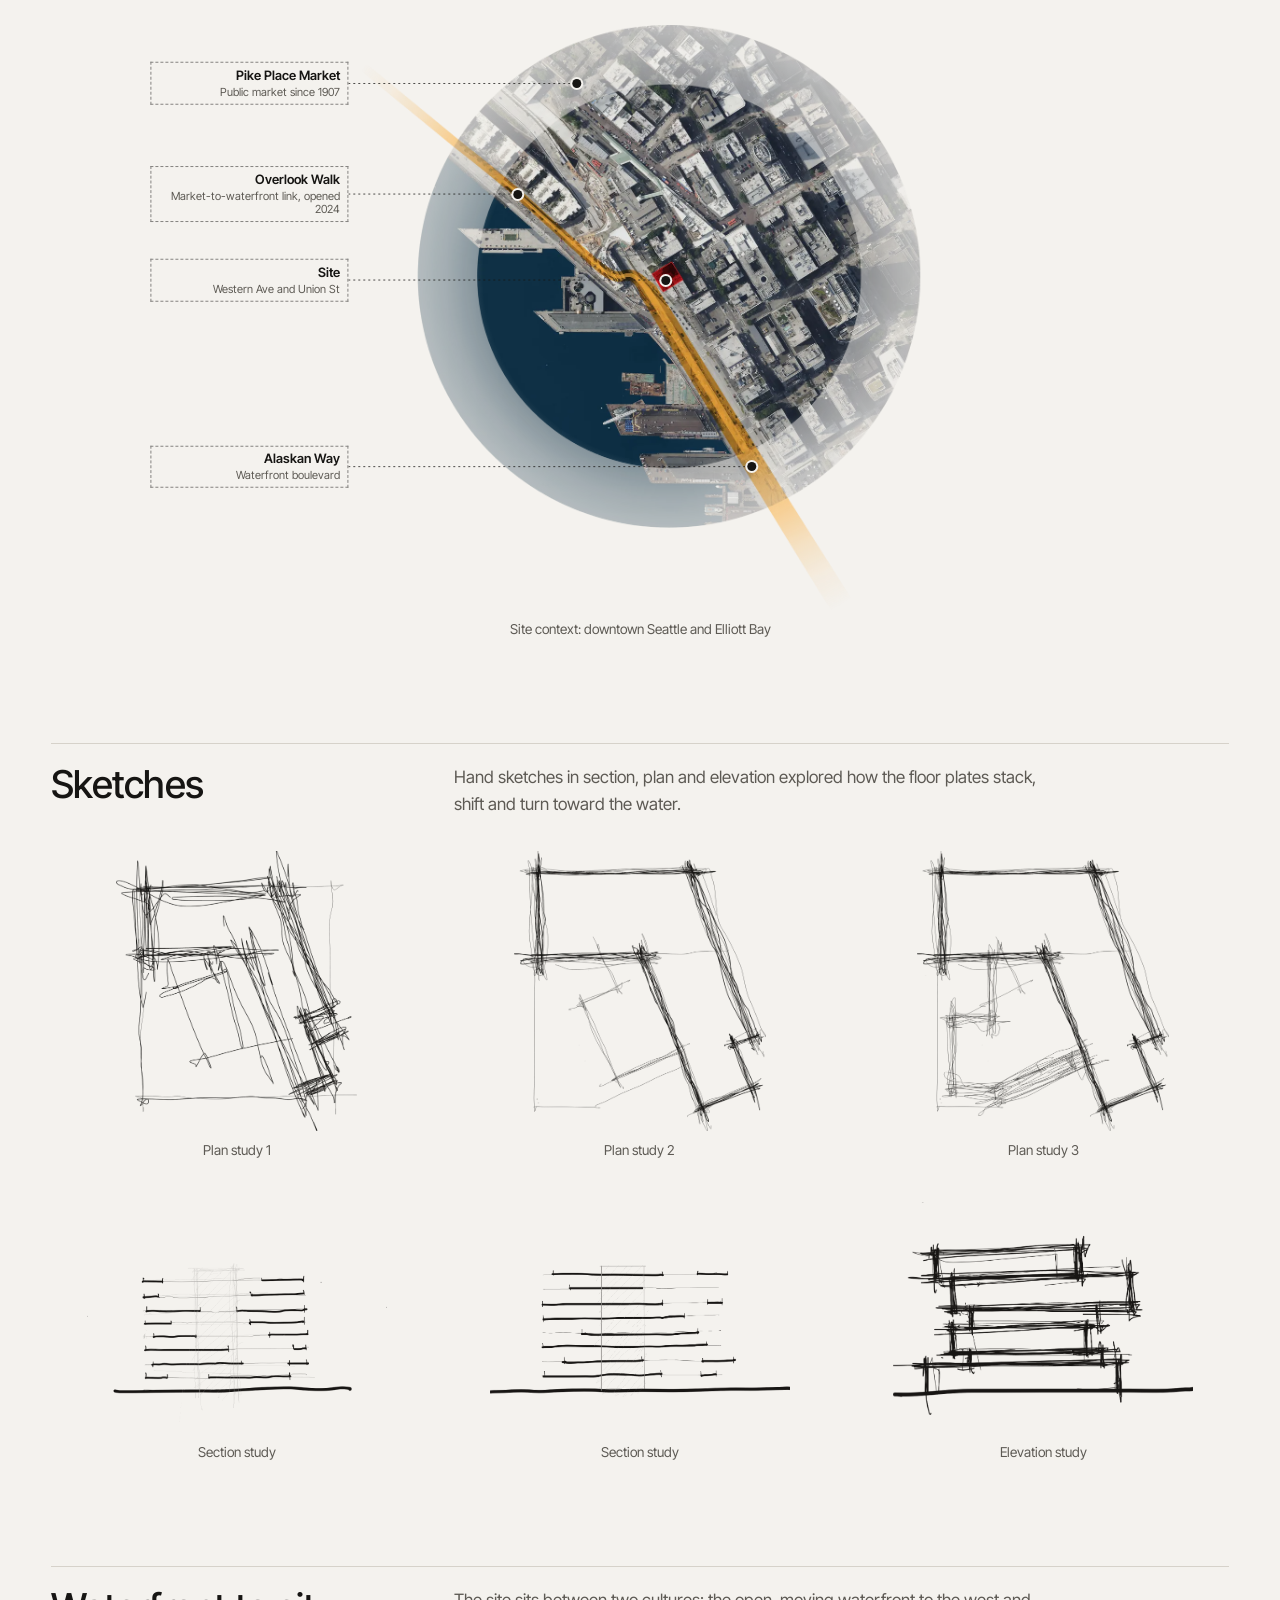
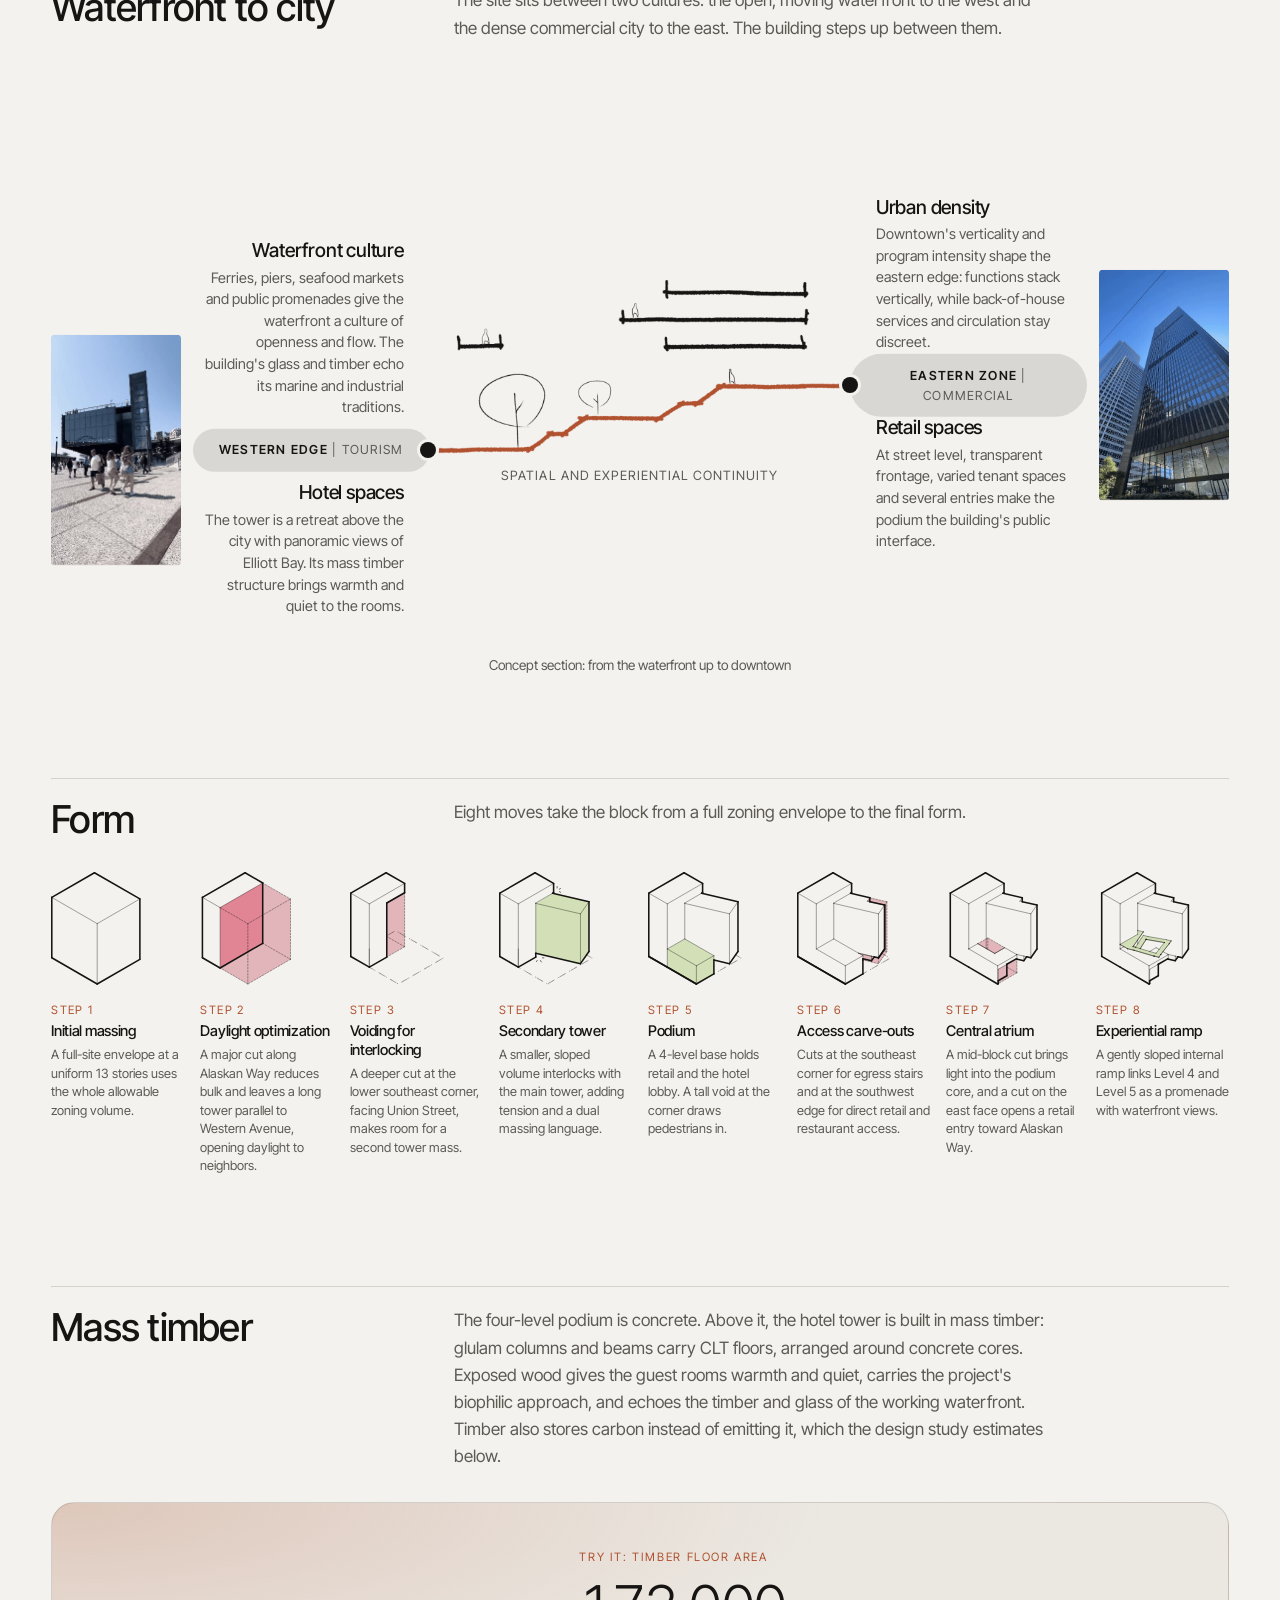
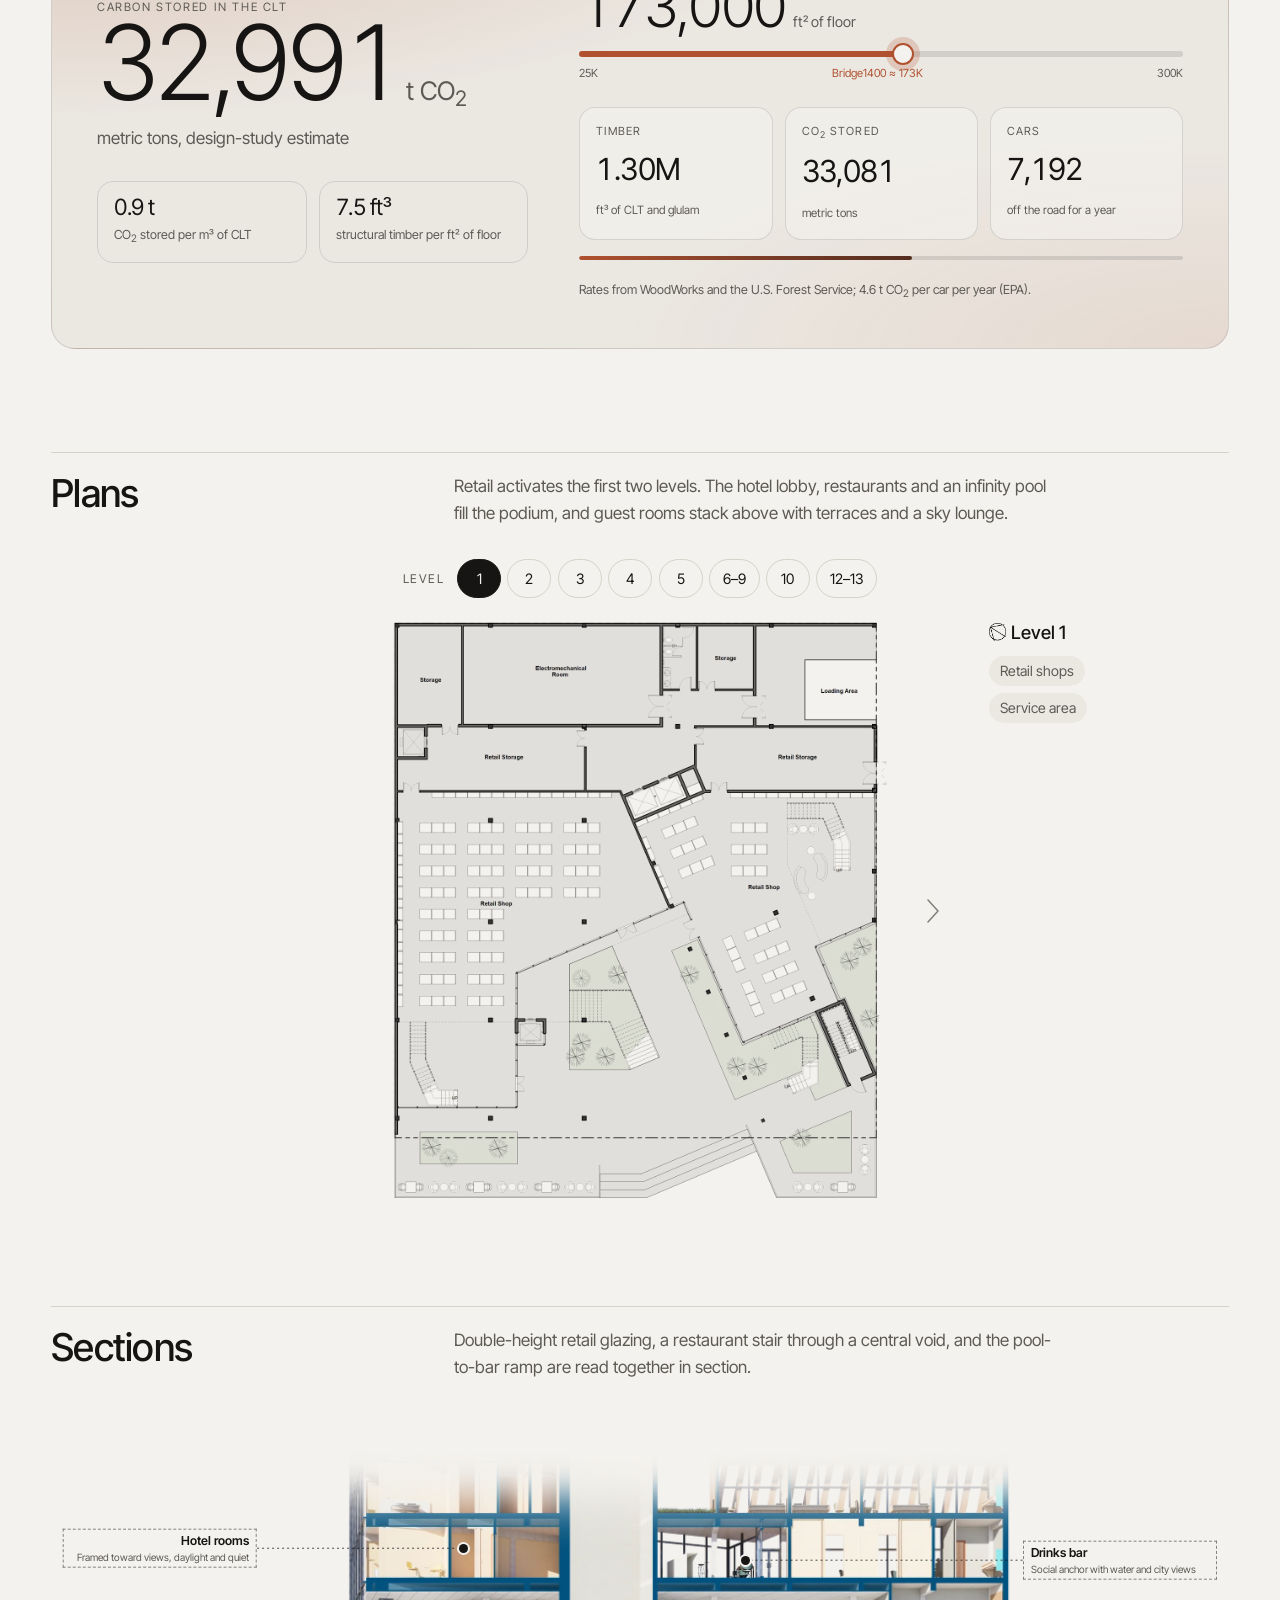
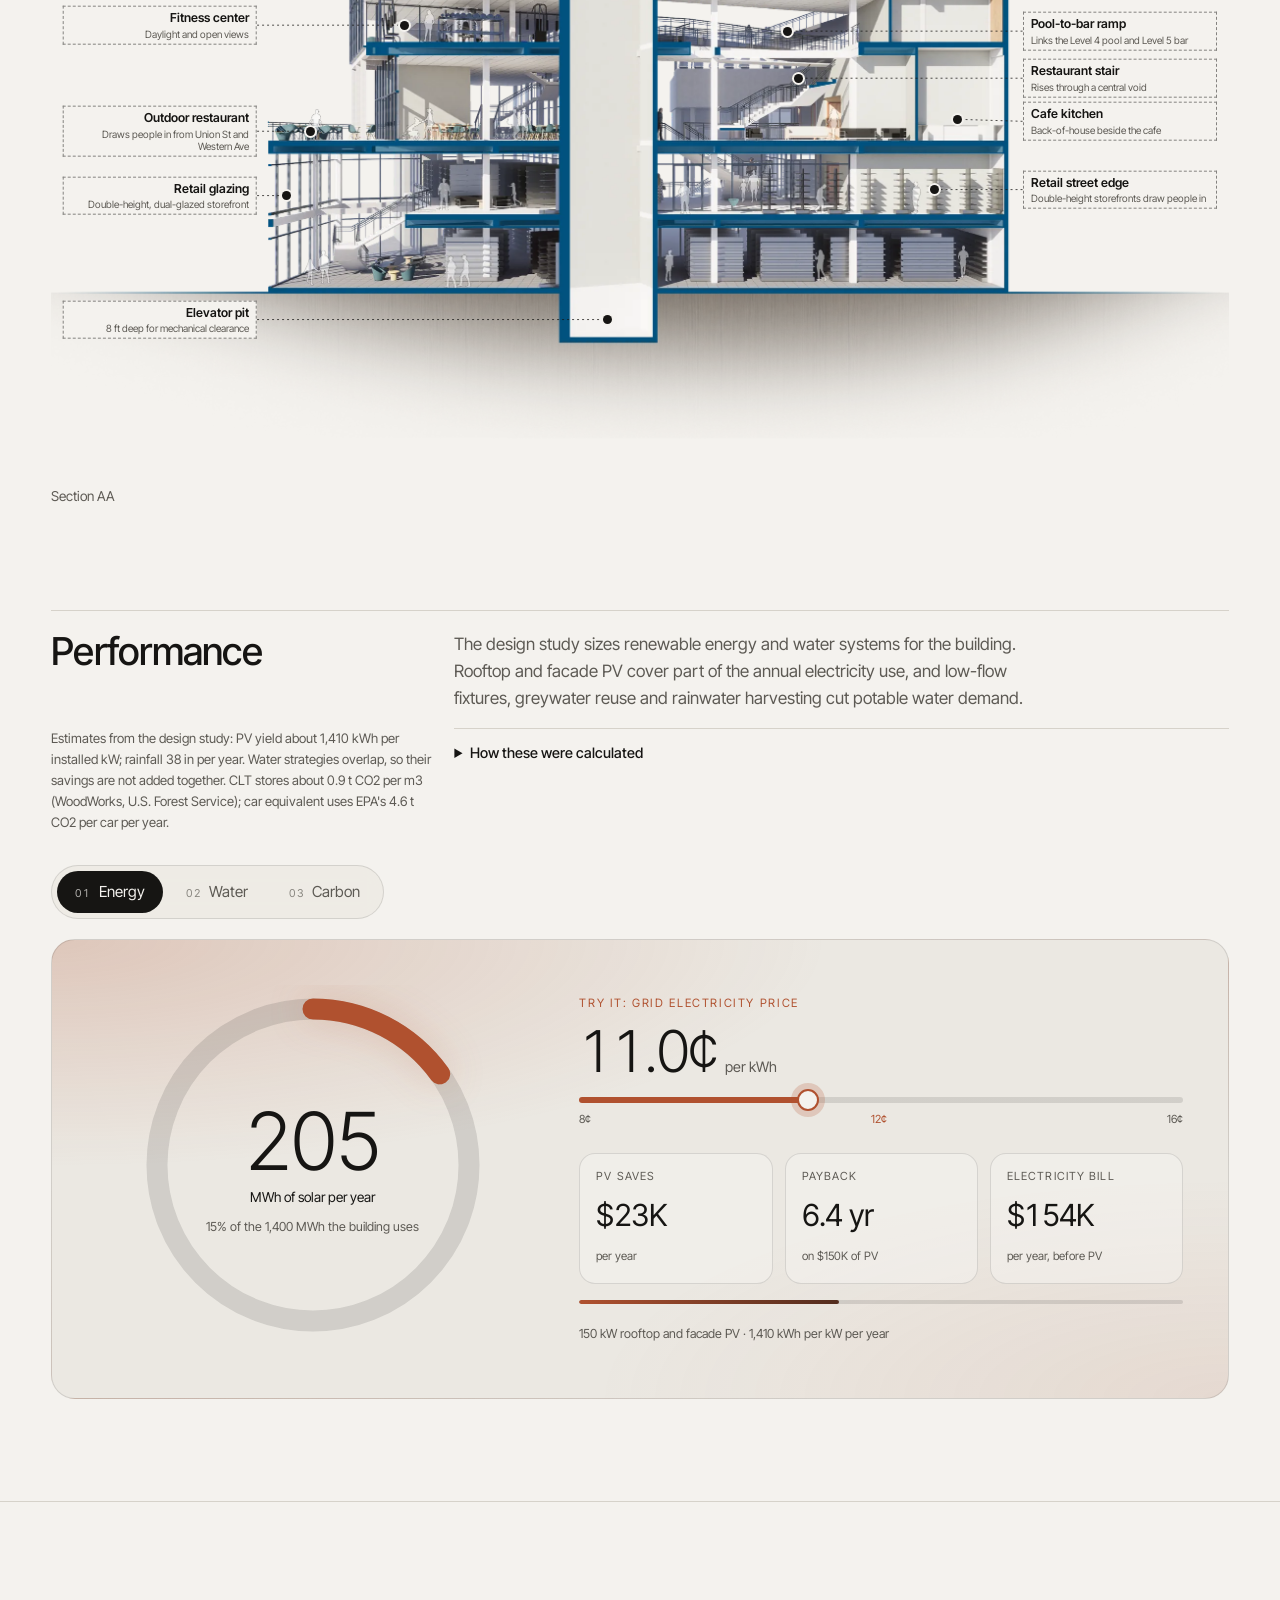
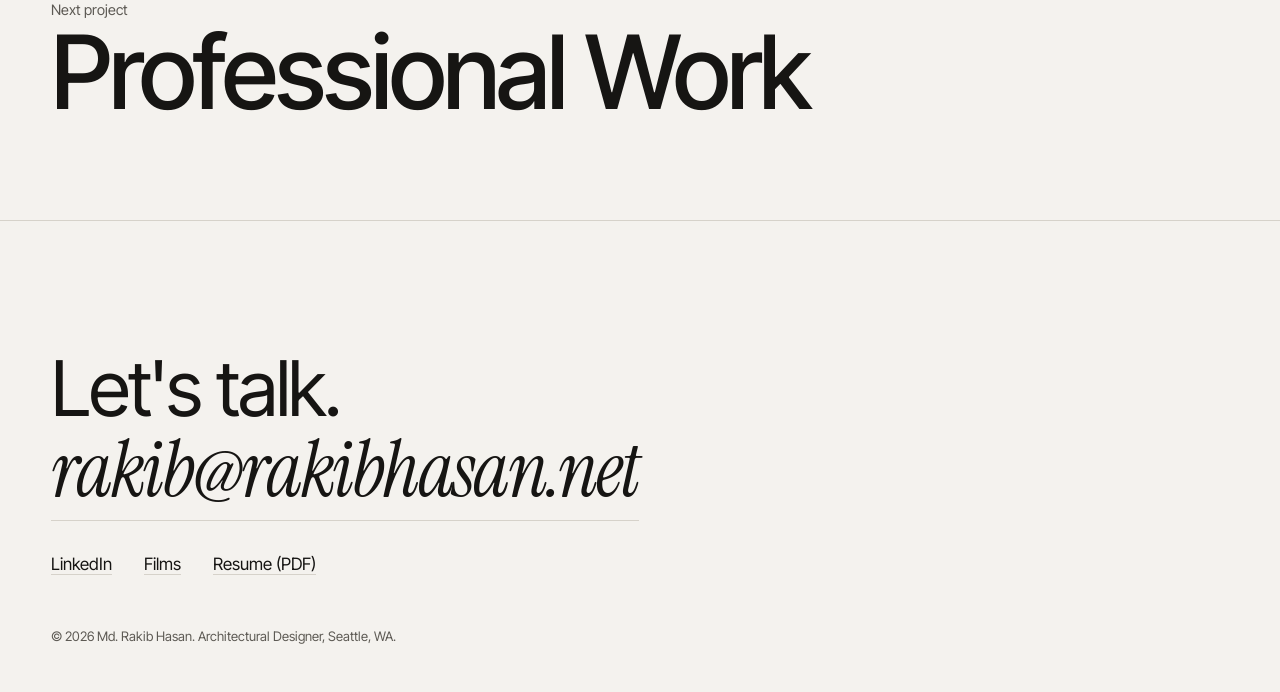
<file: docs/work/bridge1400/index.html>
<!doctype html>
<html lang="en" data-theme="light">
<head>
<meta charset="utf-8">
<meta name="viewport" content="width=device-width, initial-scale=1">
<title>Bridge1400 | Md. Rakib Hasan</title>
<meta name="description" content="Bridge1400: Connecting waterfront culture to urban density. Mixed-use hotel, Seattle, WA.">
<link rel="canonical" href="https://rakibhasan.net/work/bridge1400/">
<meta property="og:title" content="Bridge1400 | Md. Rakib Hasan">
<meta property="og:description" content="Bridge1400: Connecting waterfront culture to urban density. Mixed-use hotel, Seattle, WA.">
<meta property="og:type" content="website">
<meta property="og:url" content="https://rakibhasan.net/work/bridge1400/">
<meta property="og:site_name" content="Md. Rakib Hasan">
<meta property="og:image" content="https://rakibhasan.net/assets/og/bridge1400.jpg">
<meta property="og:image:width" content="1200">
<meta property="og:image:height" content="627">
<meta property="og:image:alt" content="Bridge1400 | Md. Rakib Hasan">
<meta name="twitter:card" content="summary_large_image">
<meta name="author" content="Md. Rakib Hasan">
<link rel="icon" href="data:image/svg+xml,%3Csvg xmlns='http://www.w3.org/2000/svg' viewBox='0 0 32 32'%3E%3Crect width='32' height='32' rx='6' fill='%23161513'/%3E%3Ctext x='16' y='22' font-family='Arial' font-size='14' font-weight='700' fill='%23f4f2ee' text-anchor='middle'%3ERH%3C/text%3E%3C/svg%3E">
<link rel="preconnect" href="https://fonts.googleapis.com">
<link rel="preconnect" href="https://fonts.gstatic.com" crossorigin>
<link rel="stylesheet" href="https://fonts.googleapis.com/css2?family=Inter+Tight:wght@300;400;500;600&family=Instrument+Serif:ital@0;1&display=swap">
<link rel="stylesheet" href="../../assets/css/style.css">
</head>
<body>
<header class="bar">
  <a class="mark" href="../../index.html">Md. Rakib Hasan</a>
  <nav><a href="../../index.html#work">Work</a><a href="../../films/">Films</a><a href="../../about/">About</a><a href="mailto:rakib@rakibhasan.net">Contact</a>
  <button class="theme" type="button" aria-label="Toggle dark mode"><span></span></button></nav>
</header>
<main>
<article class="project">
  <header class="project-hero">
    <img class="hero-img" src="../../assets/img/bridge1400/hero-1200.webp" srcset="../../assets/img/bridge1400/hero-1200.webp 1200w, ../../assets/img/bridge1400/hero-2400.webp 2400w" sizes="100vw" width="5504" height="2752" alt="Bridge1400" fetchpriority="high" decoding="async">
    <div class="hero-title"><p class="eyebrow">01 / 05</p><h1>Bridge1400</h1><p>Connecting waterfront culture to urban density</p></div>
  </header>
  <section class="project-intro">
    <dl class="meta"><div><dt>Type</dt><dd>Mixed-use hotel</dd></div><div><dt>Location</dt><dd>Seattle, WA</dd></div><div><dt>Year</dt><dd>2025</dd></div><div><dt>Context</dt><dd>Graduate studio, WSU</dd></div><div><dt>Role</dt><dd>Sole designer</dd></div><div><dt>Tools</dt><dd>Revit, D5 Render, AutoCAD, Photoshop, Illustrator, Google Earth Studio</dd></div></dl>
    <div class="intro-text"><p>Bridge1400 sits on the threshold between Seattle&#x27;s mercantile downtown and its waterfront. Instead of smoothing over that break, the project makes it spatial: a tall void cuts through the podium as a civic canyon linking Alaskan Way to Western Avenue.</p><p>A grand stair works as both passage and pause, and a slow ramp climbs past planted terraces with filtered views of Elliott Bay. Above the four-level retail and lobby podium, a mass timber hotel tower frames the water to the northwest and the city to the southeast.</p><div class="facts"><div class="fact"><span>Levels</span><strong>13</strong></div><div class="fact"><span>Structure</span><strong>Glulam and CLT tower on a concrete podium</strong></div><div class="fact"><span>Program</span><strong>Retail, hotel lobby, restaurants, pool, 9 guest-room levels</strong></div></div></div>
  </section>
  <section class="chapter reveal"><div class="chapter-text"><h2>Site</h2><p>Between Pike Place Market and the waterfront promenade, the site takes its cues from both: vertical density to the east, openness and movement to the west.</p></div><div class="chapter-figs"><figure class="callout-map left"><div class="callout-stage" style="--ar:2409/1830;--ar-img:1752/1830;--img-left:27.27%;--img-w:72.73%;--label-w:25.7%"><img class="callout-img" src="../../assets/img/bridge1400/site-1200.webp" srcset="../../assets/img/bridge1400/site-1200.webp 1200w, ../../assets/img/bridge1400/site-2400.webp 2400w" sizes="(min-width: 800px) 560px, 100vw" width="1752" height="1830" alt="Site context: downtown Seattle and Elliott Bay" loading="lazy" decoding="async"><svg class="callout-lines" viewBox="0 0 2409 1830" preserveAspectRatio="none" aria-hidden="true"><path vector-effect="non-scaling-stroke" d="M619.5,183.0 L1335.0,183.0"/><path vector-effect="non-scaling-stroke" d="M619.5,528.9 L1149.3,528.9"/><path vector-effect="non-scaling-stroke" d="M619.5,797.9 L1613.6,797.9"/><path vector-effect="non-scaling-stroke" d="M619.5,1381.7 L1883.4,1381.7"/></svg><span class="callout-dot" data-n="1" style="--tx:55.42%;--tx-img:38.70%;--ty:10.00%;--ty-img:10.00%"></span><span class="callout-dot" data-n="2" style="--tx:47.71%;--tx-img:28.10%;--ty:28.90%;--ty-img:28.90%"></span><span class="callout-dot" data-n="3" style="--tx:66.98%;--tx-img:54.60%;--ty:43.60%;--ty-img:43.60%"></span><span class="callout-dot" data-n="4" style="--tx:78.18%;--tx-img:70.00%;--ty:75.50%;--ty-img:75.50%"></span><span class="callout-label" style="left:25.71%;top:10.00%"><strong>Pike Place Market</strong><small>Public market since 1907</small></span><span class="callout-label" style="left:25.71%;top:28.90%"><strong>Overlook Walk</strong><small>Market-to-waterfront link, opened 2024</small></span><span class="callout-label" style="left:25.71%;top:43.60%"><strong>Site</strong><small>Western Ave and Union St</small></span><span class="callout-label" style="left:25.71%;top:75.50%"><strong>Alaskan Way</strong><small>Waterfront boulevard</small></span></div><ol class="callout-legend"><li><strong>Pike Place Market</strong> Public market since 1907</li><li><strong>Overlook Walk</strong> Market-to-waterfront link, opened 2024</li><li><strong>Site</strong> Western Ave and Union St</li><li><strong>Alaskan Way</strong> Waterfront boulevard</li></ol><figcaption>Site context: downtown Seattle and Elliott Bay</figcaption></figure></div></section><section class="chapter reveal"><div class="chapter-text"><h2>Sketches</h2><p>Hand sketches in section, plan and elevation explored how the floor plates stack, shift and turn toward the water.</p></div><div class="chapter-figs"><div class="sketch-grid"><figure class="sketch zoom"><img class="" src="../../assets/img/bridge1400/sketch-plan-1-1200.webp" srcset="../../assets/img/bridge1400/sketch-plan-1-1200.webp 1200w, ../../assets/img/bridge1400/sketch-plan-1-2400.webp 2400w" sizes="(min-width: 900px) 33vw, 50vw" width="1480" height="1720" alt="Plan study 1" loading="lazy" decoding="async"><figcaption>Plan study 1</figcaption></figure><figure class="sketch zoom"><img class="" src="../../assets/img/bridge1400/sketch-plan-2-1200.webp" srcset="../../assets/img/bridge1400/sketch-plan-2-1200.webp 1200w, ../../assets/img/bridge1400/sketch-plan-2-2400.webp 2400w" sizes="(min-width: 900px) 33vw, 50vw" width="1367" height="1518" alt="Plan study 2" loading="lazy" decoding="async"><figcaption>Plan study 2</figcaption></figure><figure class="sketch zoom"><img class="" src="../../assets/img/bridge1400/sketch-plan-3-1200.webp" srcset="../../assets/img/bridge1400/sketch-plan-3-1200.webp 1200w, ../../assets/img/bridge1400/sketch-plan-3-2400.webp 2400w" sizes="(min-width: 900px) 33vw, 50vw" width="1367" height="1519" alt="Plan study 3" loading="lazy" decoding="async"><figcaption>Plan study 3</figcaption></figure><figure class="sketch zoom grounded"><div class="sketch-ground" style="--ar:894/380.5;--g:0.7994"><img class="" src="../../assets/img/bridge1400/sketch-section-1-1200.webp" srcset="../../assets/img/bridge1400/sketch-section-1-1200.webp 1200w, ../../assets/img/bridge1400/sketch-section-1-2400.webp 2400w" sizes="(min-width: 900px) 33vw, 50vw" width="894" height="476" alt="Section study" loading="lazy" decoding="async"></div><figcaption>Section study</figcaption></figure><figure class="sketch zoom grounded"><div class="sketch-ground" style="--ar:831/346.0;--g:0.9479"><img class="" src="../../assets/img/bridge1400/sketch-section-2-1200.webp" srcset="../../assets/img/bridge1400/sketch-section-2-1200.webp 1200w, ../../assets/img/bridge1400/sketch-section-2-2400.webp 2400w" sizes="(min-width: 900px) 33vw, 50vw" width="831" height="365" alt="Section study" loading="lazy" decoding="async"></div><figcaption>Section study</figcaption></figure><figure class="sketch zoom grounded"><div class="sketch-ground" style="--ar:773/485.5;--g:0.8843"><img class="" src="../../assets/img/bridge1400/sketch-elevation-1200.webp" srcset="../../assets/img/bridge1400/sketch-elevation-1200.webp 1200w, ../../assets/img/bridge1400/sketch-elevation-2400.webp 2400w" sizes="(min-width: 900px) 33vw, 50vw" width="773" height="549" alt="Elevation study" loading="lazy" decoding="async"></div><figcaption>Elevation study</figcaption></figure></div></div></section><section class="chapter reveal"><div class="chapter-text"><h2>Waterfront to city</h2><p>The site sits between two cultures: the open, moving waterfront to the west and the dense commercial city to the east. The building steps up between them.</p></div><div class="chapter-figs"><figure class="concept" style="--wy:0.9767;--ey:0.6049;--hr:0.4116"><div class="concept-clip west" style="--y:97.67%"><video muted loop playsinline autoplay preload="metadata" poster="../../assets/video/bridge1400-west-poster.jpg" aria-label="Western edge: the waterfront promenade"><source src="../../assets/video/bridge1400-west.mp4" type="video/mp4"></video></div><div class="concept-card w-top"><div class="zone"><h3>Waterfront culture</h3><p>Ferries, piers, seafood markets and public promenades give the waterfront a culture of openness and flow. The building&#x27;s glass and timber echo its marine and industrial traditions.</p></div></div><div class="concept-band west" style="--y:97.67%"><span><strong>Western edge</strong> | Tourism</span></div><div class="concept-card w-bottom"><div class="zone"><h3>Hotel spaces</h3><p>The tower is a retreat above the city with panoramic views of Elliott Bay. Its mass timber structure brings warmth and quiet to the rooms.</p></div></div><div class="concept-mid"><div class="concept-art sketch" style="--ar:1550/638;--wx:0.13%;--wy:97.67%;--ex:99.61%;--ey:60.49%;--stair:url(../../assets/img/bridge1400/concept-stair-1200.webp)"><img class="" src="../../assets/img/bridge1400/concept-rest-1200.webp" srcset="../../assets/img/bridge1400/concept-rest-1200.webp 1200w, ../../assets/img/bridge1400/concept-rest-2400.webp 2400w" sizes="(min-width: 1100px) 560px, 100vw" width="1550" height="638" alt="Concept section: from the waterfront up to downtown" loading="lazy" decoding="async"><span class="concept-stair" aria-hidden="true"></span><span class="concept-end west" aria-hidden="true"></span><span class="concept-end east" aria-hidden="true"></span></div><p class="concept-label">Spatial and experiential continuity</p></div><div class="concept-card e-top"><div class="zone"><h3>Urban density</h3><p>Downtown&#x27;s verticality and program intensity shape the eastern edge: functions stack vertically, while back-of-house services and circulation stay discreet.</p></div></div><div class="concept-band east" style="--y:60.49%"><span><strong>Eastern zone</strong> | Commercial</span></div><div class="concept-card e-bottom"><div class="zone"><h3>Retail spaces</h3><p>At street level, transparent frontage, varied tenant spaces and several entries make the podium the building&#x27;s public interface.</p></div></div><div class="concept-clip east" style="--y:60.49%"><video muted loop playsinline autoplay preload="metadata" poster="../../assets/video/bridge1400-east-poster.jpg" aria-label="Eastern zone: downtown towers"><source src="../../assets/video/bridge1400-east.mp4" type="video/mp4"></video></div><figcaption>Concept section: from the waterfront up to downtown</figcaption></figure></div></section><section class="chapter reveal"><div class="chapter-text"><h2>Form</h2><p>Eight moves take the block from a full zoning envelope to the final form.</p></div><div class="chapter-figs"><ol class="steps"><li class="step"><div class="step-art"><svg aria-hidden="true" focusable="false" xmlns="http://www.w3.org/2000/svg" viewBox="0 0 171 153">
  <defs>
    <style>
      .m1s0 {
        stroke-width: 2px;
      }
      .m1s0, .m1s1 {
        fill: none;
        stroke: currentColor;
        stroke-linecap: round;
        stroke-linejoin: round;
      }
      .m1s1 {
        stroke-width: .5px;
      }
    </style>
  </defs>
  <line class="m1s0" x1="1" y1="110.1" x2="1" y2="32.6"/>
  <g>
    <line class="m1s0" x1="59.3" y1="143.8" x2="1" y2="110.1"/>
    <line class="m1s0" x1="114.1" y1="112.1" x2="59.3" y2="143.8"/>
    <line class="m1s1" x1="114.1" y1="34.6" x2="59.3" y2="66.3"/>
    <line class="m1s0" x1="55.8" y1="1" x2="114.1" y2="34.6"/>
    <line class="m1s0" x1="1" y1="32.6" x2="55.8" y2="1"/>
    <line class="m1s1" x1="59.3" y1="66.3" x2="1" y2="32.6"/>
    <line class="m1s0" x1="114.1" y1="112.1" x2="114.1" y2="34.6"/>
    <line class="m1s1" x1="59.3" y1="143.8" x2="59.3" y2="66.3"/>
  </g>
</svg>
</div><p class="step-n">Step 1</p><h3>Initial massing</h3><p>A full-site envelope at a uniform 13 stories uses the whole allowable zoning volume.</p></li><li class="step"><div class="step-art"><svg aria-hidden="true" focusable="false" xmlns="http://www.w3.org/2000/svg" viewBox="0 0 171 153">
  <defs>
    <style>
      .m2s0 {
        stroke-width: 2px;
      }
      .m2s0, .m2s1, .m2s2 {
        fill: none;
        stroke: currentColor;
        stroke-linecap: round;
        stroke-linejoin: round;
      }
      .m2s3 {
        fill: #e18594;
      }
      .m2s1, .m2s2 {
        stroke-width: .5px;
      }
      .m2s2 {
        stroke-dasharray: 2 2;
      }
      .m2s4 {
        fill: #e2b5ba;
      }
    </style>
  </defs>
  <g>
    <polygon class="m2s3" points="80.5 91.6 25.8 123.2 25.8 45.7 80.5 14.1 80.5 91.6"/>
    <image width="512" height="512" transform="translate(133 43.7) scale(0)" xlink:href="[data-uri]"/>
    <polygon class="m2s4" points="116.2 112.1 61.4 143.8 25.8 123.2 80.5 91.6 80.5 14.1 116.2 34.6 116.2 112.1"/>
  </g>
  <g>
    <g>
      <line class="m2s0" x1="57.9" y1="1" x2="80.5" y2="14.1"/>
      <line class="m2s0" x1="3.1" y1="32.6" x2="57.9" y2="1"/>
      <line class="m2s1" x1="25.8" y1="45.7" x2="3.1" y2="32.6"/>
      <line class="m2s1" x1="80.5" y1="14.1" x2="25.8" y2="45.7"/>
      <line class="m2s0" x1="25.8" y1="123.2" x2="3.1" y2="110.1"/>
      <line class="m2s0" x1="80.5" y1="91.6" x2="25.8" y2="123.2"/>
      <line class="m2s0" x1="80.5" y1="14.1" x2="80.5" y2="91.6"/>
      <line class="m2s0" x1="3.1" y1="32.6" x2="3.1" y2="110.1"/>
      <line class="m2s1" x1="25.8" y1="45.7" x2="25.8" y2="123.2"/>
      <line class="m2s2" x1="116.2" y1="112.1" x2="61.4" y2="143.8"/>
      <line class="m2s2" x1="61.4" y1="143.8" x2="25.8" y2="123.2"/>
      <line class="m2s2" x1="80.5" y1="91.6" x2="116.2" y2="112.1"/>
      <line class="m2s2" x1="61.4" y1="66.3" x2="61.4" y2="143.8"/>
      <line class="m2s2" x1="25.8" y1="45.7" x2="61.4" y2="66.3"/>
      <line class="m2s2" x1="80.5" y1="14.1" x2="116.2" y2="34.6"/>
      <line class="m2s2" x1="116.2" y1="34.6" x2="116.2" y2="112.1"/>
      <line class="m2s2" x1="61.4" y1="66.3" x2="116.2" y2="34.6"/>
    </g>
  </g>
</svg>
</div><p class="step-n">Step 2</p><h3>Daylight optimization</h3><p>A major cut along Alaskan Way reduces bulk and leaves a long tower parallel to Western Avenue, opening daylight to neighbors.</p></li><li class="step"><div class="step-art"><svg aria-hidden="true" focusable="false" xmlns="http://www.w3.org/2000/svg" viewBox="0 0 171 153">
  <defs>
    <style>
      .m3s0, .m3s1, .m3s2, .m3s3, .m3s4 {
        fill: none;
        stroke: currentColor;
        stroke-linecap: round;
        stroke-linejoin: round;
      }
      .m3s0, .m3s2 {
        stroke-width: 2px;
      }
      .m3s1, .m3s3, .m3s4 {
        stroke-width: .5px;
      }
      .m3s2 {
        stroke-dasharray: 0 0;
      }
      .m3s3 {
        stroke-dasharray: 5.9 2 .5;
      }
      .m3s4 {
        stroke-dasharray: 2 2;
      }
      .m3s5 {
        fill: #e2b5ba;
      }
    </style>
  </defs>
  <g>
    <polygon class="m3s5" points="70.1 96 47.2 109.2 47.2 39.5 70.1 26.6 70.1 96"/>
  </g>
  <g>
    <g>
      <line class="m3s1" x1="24.8" y1="40.9" x2="24.8" y2="122.2"/>
      <line class="m3s0" x1="1" y1="108.5" x2="24.8" y2="122.2"/>
      <line class="m3s0" x1="70.1" y1="14.7" x2="70.1" y2="26.6"/>
      <line class="m3s0" x1="46.3" y1="1" x2="1" y2="27.2"/>
      <line class="m3s1" x1="24.8" y1="40.9" x2="70.1" y2="14.7"/>
      <line class="m3s1" x1="1" y1="27.2" x2="24.8" y2="40.9"/>
      <line class="m3s0" x1="70.1" y1="14.7" x2="46.3" y2="1"/>
      <line class="m3s0" x1="47.2" y1="39.8" x2="47.2" y2="109.2"/>
      <line class="m3s1" x1="70.1" y1="26.6" x2="47.2" y2="39.8"/>
      <line class="m3s1" x1="24.8" y1="122.2" x2="24.8" y2="122.2"/>
      <line class="m3s0" x1="1" y1="27.2" x2="1" y2="108.5"/>
      <line class="m3s0" x1="47.2" y1="109.2" x2="24.8" y2="122.2"/>
      <line class="m3s1" x1="24.8" y1="98.8" x2="24.8" y2="122.2"/>
      <line class="m3s4" x1="70.1" y1="26.6" x2="70.1" y2="96"/>
      <line class="m3s2" x1="47.2" y1="39.8" x2="70.1" y2="26.6"/>
      <line class="m3s4" x1="47.2" y1="109.2" x2="70.1" y2="96"/>
      <line class="m3s4" x1="47.2" y1="82.8" x2="70.1" y2="96"/>
      <polyline class="m3s3" points="24.8 122.2 62.1 143.8 119.6 110.6 58.5 75.3 47.2 81.8"/>
    </g>
  </g>
</svg>
</div><p class="step-n">Step 3</p><h3>Voiding for interlocking</h3><p>A deeper cut at the lower southeast corner, facing Union Street, makes room for a second tower mass.</p></li><li class="step"><div class="step-art"><svg aria-hidden="true" focusable="false" xmlns="http://www.w3.org/2000/svg" viewBox="0 0 171 153">
  <defs>
    <style>
      .m4s0 {
        stroke-width: 2px;
      }
      .m4s0, .m4s1, .m4s2 {
        stroke-linejoin: round;
      }
      .m4s0, .m4s1, .m4s2, .m4s3 {
        fill: none;
        stroke: currentColor;
        stroke-linecap: round;
      }
      .m4s4 {
        fill: #d3e0b7;
      }
      .m4s1, .m4s2 {
        stroke-width: .5px;
      }
      .m4s2 {
        stroke-dasharray: 5.9 2 .5;
      }
      .m4s3 {
        stroke-miterlimit: 10;
        stroke-width: .8px;
      }
    </style>
    <image width="256" height="256" xlink:href="[data-uri]"/>
  </defs>
  <g>
    <polygon class="m4s4" points="104.6 117.8 47.2 104.3 47.2 40.3 68.8 27.3 115.5 38.2 115.5 102 104.6 117.8"/>
    <use transform="translate(33.4 129.7) scale(.1)" xlink:href="#image"/>
    <use transform="translate(82 -3.5) scale(0)" xlink:href="#image"/>
    <g>
      <line class="m4s3" x1="57.6" y1="110.3" x2="55.8" y2="110.2"/>
      <line class="m4s3" x1="54.2" y1="115.4" x2="53.4" y2="113.7"/>
      <line class="m4s3" x1="48.1" y1="115" x2="49.1" y2="113.5"/>
    </g>
    <g>
      <line class="m4s3" x1="74.6" y1="18.7" x2="74.6" y2="20.5"/>
      <line class="m4s3" x1="79" y1="21.1" x2="77.4" y2="22.1"/>
      <line class="m4s3" x1="79.1" y1="26.1" x2="77.5" y2="25.2"/>
    </g>
  </g>
  <g>
    <g>
      <line class="m4s1" x1="24.8" y1="40.9" x2="24.8" y2="122.2"/>
      <line class="m4s0" x1="1" y1="108.5" x2="24.8" y2="122.2"/>
      <line class="m4s0" x1="70.1" y1="14.7" x2="70.1" y2="26.6"/>
      <line class="m4s0" x1="46.3" y1="1" x2="1" y2="27.2"/>
      <line class="m4s1" x1="24.8" y1="40.9" x2="70.1" y2="14.7"/>
      <line class="m4s1" x1="1" y1="27.2" x2="24.8" y2="40.9"/>
      <line class="m4s0" x1="70.1" y1="14.7" x2="46.3" y2="1"/>
      <line class="m4s1" x1="24.8" y1="122.2" x2="24.8" y2="122.2"/>
      <line class="m4s1" x1="104.6" y1="53.7" x2="47.2" y2="40.3"/>
      <line class="m4s1" x1="104.6" y1="53.7" x2="104.6" y2="117.7"/>
      <line class="m4s0" x1="115.5" y1="38.2" x2="115.5" y2="102.1"/>
      <line class="m4s0" x1="115.5" y1="38.2" x2="68.8" y2="27.3"/>
      <line class="m4s0" x1="104.6" y1="117.7" x2="115.5" y2="102.1"/>
      <line class="m4s1" x1="104.6" y1="53.7" x2="115.5" y2="38.2"/>
      <line class="m4s0" x1="104.6" y1="117.7" x2="47.2" y2="104.3"/>
      <line class="m4s0" x1="47.2" y1="104.3" x2="47.2" y2="109.2"/>
      <line class="m4s0" x1="70.1" y1="26.6" x2="68.8" y2="27.3"/>
      <line class="m4s1" x1="68.8" y1="27.3" x2="47.2" y2="39.8"/>
      <line class="m4s1" x1="47.2" y1="39.8" x2="47.2" y2="40.3"/>
      <line class="m4s1" x1="47.2" y1="40.3" x2="47.2" y2="104.3"/>
      <line class="m4s0" x1="1" y1="27.2" x2="1" y2="108.5"/>
      <line class="m4s0" x1="47.2" y1="109.2" x2="24.8" y2="122.2"/>
      <line class="m4s1" x1="24.8" y1="98.8" x2="24.8" y2="122.2"/>
      <polyline class="m4s2" points="112.5 106.4 119.6 110.6 62.1 143.8 24.8 122.2"/>
    </g>
  </g>
</svg>
</div><p class="step-n">Step 4</p><h3>Secondary tower</h3><p>A smaller, sloped volume interlocks with the main tower, adding tension and a dual massing language.</p></li><li class="step"><div class="step-art"><svg aria-hidden="true" focusable="false" xmlns="http://www.w3.org/2000/svg" viewBox="0 0 171 153">
  <defs>
    <style>
      .m5s0, .m5s1 {
        stroke-width: 2px;
      }
      .m5s0, .m5s1, .m5s2, .m5s3 {
        fill: none;
        stroke: currentColor;
        stroke-linecap: round;
        stroke-linejoin: round;
      }
      .m5s1 {
        stroke-dasharray: 0 0 0 0;
      }
      .m5s4 {
        fill: #d3e0b7;
      }
      .m5s2, .m5s3 {
        stroke-width: .5px;
      }
      .m5s3 {
        stroke-dasharray: 5.9 2 .5;
      }
    </style>
  </defs>
  <g>
    <polygon class="m5s4" points="62.1 143.8 24.8 122.2 24.8 98.8 47.2 85.9 84.6 107.4 84.6 130.8 62.1 143.8"/>
  </g>
  <g>
    <line class="m5s0" x1="1" y1="27.2" x2="1" y2="108.5"/>
    <g>
      <line class="m5s2" x1="24.8" y1="40.9" x2="24.8" y2="98.8"/>
      <line class="m5s0" x1="1" y1="108.5" x2="24.8" y2="122.2"/>
      <line class="m5s0" x1="70.1" y1="14.7" x2="70.1" y2="26.6"/>
      <line class="m5s0" x1="46.3" y1="1" x2="1" y2="27.2"/>
      <line class="m5s2" x1="24.8" y1="40.9" x2="70.1" y2="14.7"/>
      <line class="m5s2" x1="1" y1="27.2" x2="24.8" y2="40.9"/>
      <line class="m5s0" x1="70.1" y1="14.7" x2="46.3" y2="1"/>
      <line class="m5s0" x1="24.8" y1="122.2" x2="62.1" y2="143.8"/>
      <line class="m5s2" x1="24.8" y1="98.8" x2="47.2" y2="85.9"/>
      <line class="m5s2" x1="62.1" y1="120.4" x2="84.6" y2="107.4"/>
      <line class="m5s2" x1="62.1" y1="120.4" x2="62.1" y2="143.8"/>
      <line class="m5s2" x1="24.8" y1="98.8" x2="24.8" y2="122.2"/>
      <line class="m5s2" x1="47.2" y1="85.9" x2="84.6" y2="107.4"/>
      <line class="m5s2" x1="24.8" y1="98.8" x2="62.1" y2="120.4"/>
      <line class="m5s2" x1="104.6" y1="53.7" x2="47.2" y2="40.3"/>
      <line class="m5s2" x1="104.6" y1="53.7" x2="104.6" y2="117.7"/>
      <line class="m5s0" x1="115.5" y1="38.2" x2="115.5" y2="102.1"/>
      <line class="m5s0" x1="115.5" y1="38.2" x2="68.8" y2="27.3"/>
      <line class="m5s0" x1="104.6" y1="117.7" x2="115.5" y2="102.1"/>
      <line class="m5s2" x1="104.6" y1="53.7" x2="115.5" y2="38.2"/>
      <line class="m5s0" x1="104.6" y1="117.7" x2="84.6" y2="113"/>
      <line class="m5s2" x1="47.2" y1="39.8" x2="47.2" y2="40.3"/>
      <line class="m5s2" x1="47.2" y1="40.3" x2="47.2" y2="85.9"/>
      <line class="m5s0" x1="70.1" y1="26.6" x2="68.8" y2="27.3"/>
      <line class="m5s2" x1="68.8" y1="27.3" x2="47.2" y2="39.8"/>
      <line class="m5s2" x1="84.6" y1="107.4" x2="84.6" y2="113"/>
      <line class="m5s0" x1="84.6" y1="113" x2="84.6" y2="130.8"/>
      <line class="m5s0" x1="62.1" y1="143.8" x2="84.6" y2="130.8"/>
      <line class="m5s1" x1="62.1" y1="143.8" x2="1" y2="108.5"/>
      <polyline class="m5s3" points="112.5 106.4 119.6 110.6 84.6 130.8"/>
    </g>
  </g>
</svg>
</div><p class="step-n">Step 5</p><h3>Podium</h3><p>A 4-level base holds retail and the hotel lobby. A tall void at the corner draws pedestrians in.</p></li><li class="step"><div class="step-art"><svg aria-hidden="true" focusable="false" xmlns="http://www.w3.org/2000/svg" viewBox="0 0 171 153">
  <defs>
    <style>
      .m6s0, .m6s1, .m6s2, .m6s3, .m6s4, .m6s5, .m6s6, .m6s7 {
        fill: none;
        stroke: currentColor;
        stroke-linecap: round;
        stroke-linejoin: round;
      }
      .m6s0, .m6s1, .m6s4 {
        stroke-width: 2px;
      }
      .m6s1 {
        stroke-dasharray: 0 0 0 0;
      }
      .m6s2 {
        stroke-dasharray: 4 4;
      }
      .m6s2, .m6s3, .m6s5, .m6s6, .m6s7 {
        stroke-width: .5px;
      }
      .m6s4, .m6s7 {
        stroke-dasharray: 0 0;
      }
      .m6s5 {
        stroke-dasharray: 5.9 2 .5;
      }
      .m6s6 {
        stroke-dasharray: 2 2;
      }
      .m6s8 {
        fill: #e2b5ba;
      }
    </style>
  </defs>
  <g>
    <polygon class="m6s8" points="104.6 117.7 84.6 113 84.6 107.4 79.1 104.3 104.6 110.2 104.6 117.7"/>
    <polygon class="m6s8" points="112.5 42.5 90.5 37.4 93.5 33.1 115.5 38.2 115.5 102.1 104.6 117.7 104.6 110.2 112.5 99 112.5 42.5"/>
  </g>
  <g>
    <g>
      <line class="m6s3" x1="104.6" y1="53.7" x2="47.2" y2="40.3"/>
      <line class="m6s3" x1="112.5" y1="42.5" x2="104.6" y2="53.7"/>
      <line class="m6s3" x1="104.6" y1="53.7" x2="104.6" y2="110.2"/>
      <line class="m6s0" x1="112.5" y1="42.5" x2="112.5" y2="99"/>
      <line class="m6s4" x1="93.5" y1="33.1" x2="93.5" y2="38.1"/>
      <line class="m6s0" x1="93.5" y1="33.1" x2="68.8" y2="27.3"/>
      <line class="m6s7" x1="90.5" y1="37.4" x2="93.5" y2="33.1"/>
      <line class="m6s4" x1="84.6" y1="111.4" x2="95.6" y2="114"/>
      <line class="m6s4" x1="95.6" y1="114" x2="99.2" y2="109"/>
      <line class="m6s7" x1="95.6" y1="114" x2="95.6" y2="108.1"/>
      <line class="m6s6" x1="115.5" y1="102.1" x2="104.6" y2="117.7"/>
      <line class="m6s6" x1="104.6" y1="117.7" x2="84.6" y2="113"/>
      <line class="m6s6" x1="115.5" y1="38.2" x2="115.5" y2="102.1"/>
      <line class="m6s6" x1="93.5" y1="33.1" x2="115.5" y2="38.2"/>
      <line class="m6s2" x1="111" y1="101.1" x2="115.5" y2="102.1"/>
      <line class="m6s3" x1="24.8" y1="40.9" x2="24.8" y2="98.8"/>
      <line class="m6s0" x1="1" y1="108.5" x2="24.8" y2="122.2"/>
      <line class="m6s0" x1="70.1" y1="14.7" x2="70.1" y2="26.6"/>
      <line class="m6s0" x1="46.3" y1="1" x2="1" y2="27.2"/>
      <line class="m6s3" x1="24.8" y1="40.9" x2="70.1" y2="14.7"/>
      <line class="m6s3" x1="1" y1="27.2" x2="24.8" y2="40.9"/>
      <line class="m6s0" x1="70.1" y1="14.7" x2="46.3" y2="1"/>
      <line class="m6s0" x1="24.8" y1="122.2" x2="62.1" y2="143.8"/>
      <line class="m6s3" x1="24.8" y1="98.8" x2="47.2" y2="85.9"/>
      <line class="m6s3" x1="62.1" y1="120.4" x2="84.6" y2="107.4"/>
      <line class="m6s3" x1="62.1" y1="120.4" x2="62.1" y2="143.8"/>
      <line class="m6s3" x1="24.8" y1="98.8" x2="62.1" y2="120.4"/>
      <line class="m6s0" x1="93.5" y1="38.1" x2="112.5" y2="42.5"/>
      <line class="m6s0" x1="104.6" y1="110.2" x2="99.2" y2="109"/>
      <line class="m6s0" x1="112.5" y1="99" x2="111" y2="101.1"/>
      <line class="m6s0" x1="111" y1="101.1" x2="104.6" y2="110.2"/>
      <line class="m6s3" x1="47.2" y1="39.8" x2="47.2" y2="40.3"/>
      <line class="m6s3" x1="47.2" y1="40.3" x2="47.2" y2="85.9"/>
      <line class="m6s0" x1="70.1" y1="26.6" x2="68.8" y2="27.3"/>
      <line class="m6s3" x1="68.8" y1="27.3" x2="47.2" y2="39.8"/>
      <line class="m6s3" x1="84.6" y1="107.4" x2="84.6" y2="111.4"/>
      <line class="m6s3" x1="47.2" y1="85.9" x2="79.1" y2="104.3"/>
      <line class="m6s3" x1="79.1" y1="104.3" x2="84.6" y2="107.4"/>
      <line class="m6s3" x1="99.2" y1="109" x2="95.6" y2="108.1"/>
      <line class="m6s3" x1="95.6" y1="108.1" x2="79.1" y2="104.3"/>
      <line class="m6s0" x1="84.6" y1="111.4" x2="84.6" y2="113"/>
      <line class="m6s0" x1="84.6" y1="113" x2="84.6" y2="130.8"/>
      <line class="m6s3" x1="90.5" y1="37.4" x2="93.5" y2="38.1"/>
      <line class="m6s0" x1="1" y1="27.2" x2="1" y2="108.5"/>
      <line class="m6s0" x1="62.1" y1="143.8" x2="84.6" y2="130.8"/>
      <line class="m6s4" x1="112.5" y1="99" x2="104.6" y2="110.2"/>
      <line class="m6s7" x1="104.6" y1="110.2" x2="79.1" y2="104.3"/>
      <line class="m6s6" x1="104.6" y1="110.2" x2="104.6" y2="117.7"/>
      <line class="m6s4" x1="112.5" y1="42.5" x2="112.5" y2="99"/>
      <line class="m6s6" x1="112.5" y1="42.5" x2="115.5" y2="38.2"/>
      <line class="m6s7" x1="90.5" y1="37.4" x2="112.5" y2="42.5"/>
      <line class="m6s1" x1="62.1" y1="143.8" x2="1" y2="108.5"/>
      <polyline class="m6s5" points="108.7 104.3 119.6 110.6 62.1 143.8"/>
    </g>
  </g>
</svg>
</div><p class="step-n">Step 6</p><h3>Access carve-outs</h3><p>Cuts at the southeast corner for egress stairs and at the southwest edge for direct retail and restaurant access.</p></li><li class="step"><div class="step-art"><svg aria-hidden="true" focusable="false" xmlns="http://www.w3.org/2000/svg" viewBox="0 0 171 153">
  <defs>
    <style>
      .m7s0 {
        stroke-width: 2px;
      }
      .m7s0, .m7s1, .m7s2, .m7s3 {
        fill: none;
        stroke: currentColor;
        stroke-linecap: round;
        stroke-linejoin: round;
      }
      .m7s1, .m7s2, .m7s3 {
        stroke-width: .5px;
      }
      .m7s2 {
        stroke-dasharray: 0 0;
      }
      .m7s3 {
        stroke-dasharray: 2 2;
      }
      .m7s4 {
        fill: #e2b5ba;
      }
    </style>
  </defs>
  <g>
    <polygon class="m7s4" points="75.4 97.2 62.6 104.6 40.8 92 53.6 84.6 75.4 97.2"/>
    <polygon class="m7s4" points="91 129.5 67.1 143.3 67.1 124.9 91 111.1 91 129.5"/>
  </g>
  <g>
    <g>
      <line class="m7s1" x1="29.2" y1="98.7" x2="29.2" y2="98.7"/>
      <line class="m7s1" x1="29.2" y1="98.7" x2="29.2" y2="98.7"/>
      <line class="m7s1" x1="108.9" y1="53.7" x2="51.6" y2="40.3"/>
      <line class="m7s1" x1="116.8" y1="42.5" x2="108.9" y2="53.7"/>
      <line class="m7s1" x1="108.9" y1="53.7" x2="108.9" y2="110.1"/>
      <line class="m7s0" x1="116.8" y1="42.5" x2="116.8" y2="98.9"/>
      <line class="m7s0" x1="97.9" y1="33" x2="97.9" y2="38.1"/>
      <line class="m7s0" x1="97.9" y1="33" x2="73.2" y2="27.3"/>
      <line class="m7s1" x1="94.9" y1="37.4" x2="97.9" y2="33"/>
      <line class="m7s0" x1="90.2" y1="111.6" x2="100" y2="113.8"/>
      <line class="m7s0" x1="116.8" y1="98.9" x2="108.9" y2="110.1"/>
      <line class="m7s0" x1="100" y1="113.8" x2="103.5" y2="108.8"/>
      <line class="m7s1" x1="100" y1="113.8" x2="100" y2="108"/>
      <line class="m7s1" x1="29.2" y1="40.8" x2="29.2" y2="98.7"/>
      <line class="m7s0" x1="5.5" y1="108.4" x2="29.2" y2="122.1"/>
      <line class="m7s0" x1="74.5" y1="14.7" x2="74.5" y2="26.5"/>
      <line class="m7s0" x1="50.7" y1="1" x2="5.5" y2="27.1"/>
      <line class="m7s1" x1="29.2" y1="40.8" x2="74.5" y2="14.7"/>
      <line class="m7s1" x1="5.5" y1="27.1" x2="29.2" y2="40.8"/>
      <line class="m7s0" x1="74.5" y1="14.7" x2="50.7" y2="1"/>
      <line class="m7s1" x1="29.5" y1="98.6" x2="40.8" y2="92"/>
      <line class="m7s1" x1="75.4" y1="97.2" x2="62.6" y2="104.6"/>
      <line class="m7s1" x1="91" y1="106.2" x2="91" y2="111.1"/>
      <line class="m7s1" x1="66.3" y1="120.4" x2="66.3" y2="143.8"/>
      <line class="m7s0" x1="66.3" y1="143.8" x2="67.1" y2="143.3"/>
      <line class="m7s0" x1="78.1" y1="133.2" x2="67.1" y2="139.6"/>
      <line class="m7s0" x1="78.1" y1="118.5" x2="78.1" y2="133.2"/>
      <line class="m7s1" x1="29.2" y1="98.7" x2="66.3" y2="120.4"/>
      <line class="m7s3" x1="53.6" y1="84.6" x2="53.6" y2="99.4"/>
      <line class="m7s0" x1="97.9" y1="38.1" x2="116.8" y2="42.5"/>
      <line class="m7s0" x1="108.9" y1="110.1" x2="103.5" y2="108.8"/>
      <line class="m7s1" x1="51.6" y1="85.8" x2="51.6" y2="98.3"/>
      <line class="m7s0" x1="74.5" y1="26.5" x2="73.2" y2="27.3"/>
      <line class="m7s1" x1="73.2" y1="27.3" x2="51.6" y2="39.7"/>
      <line class="m7s1" x1="91" y1="106.2" x2="90.3" y2="105.7"/>
      <line class="m7s1" x1="90.3" y1="105.7" x2="75.4" y2="97.2"/>
      <line class="m7s1" x1="62.6" y1="104.6" x2="53.6" y2="99.4"/>
      <line class="m7s0" x1="67.1" y1="143.3" x2="67.1" y2="139.6"/>
      <line class="m7s1" x1="67.1" y1="139.6" x2="67.1" y2="124.9"/>
      <line class="m7s1" x1="90.2" y1="111.6" x2="91" y2="111.1"/>
      <polyline class="m7s3" points="40.8 92 51.6 85.8 53.6 84.6 75.4 97.2"/>
      <line class="m7s1" x1="103.5" y1="108.8" x2="100" y2="108"/>
      <line class="m7s1" x1="100" y1="108" x2="90.3" y2="105.7"/>
      <line class="m7s1" x1="51.6" y1="39.7" x2="51.6" y2="40.3"/>
      <line class="m7s1" x1="51.6" y1="40.3" x2="51.6" y2="85.8"/>
      <line class="m7s1" x1="53.6" y1="99.4" x2="51.6" y2="98.3"/>
      <line class="m7s1" x1="51.6" y1="98.3" x2="40.8" y2="92"/>
      <line class="m7s1" x1="67.1" y1="124.9" x2="78.1" y2="118.5"/>
      <line class="m7s0" x1="78.1" y1="118.5" x2="90.2" y2="111.6"/>
      <line class="m7s1" x1="94.9" y1="37.4" x2="97.9" y2="38.1"/>
      <line class="m7s0" x1="5.5" y1="27.1" x2="5.5" y2="108.4"/>
      <line class="m7s1" x1="66.3" y1="120.4" x2="91" y2="106.2"/>
      <line class="m7s0" x1="29.2" y1="122.1" x2="66.3" y2="143.8"/>
      <line class="m7s2" x1="62.6" y1="104.6" x2="75.4" y2="97.2"/>
      <line class="m7s2" x1="40.8" y1="92" x2="62.6" y2="104.6"/>
      <line class="m7s3" x1="91" y1="129.5" x2="78.1" y2="122.1"/>
      <line class="m7s3" x1="91" y1="111.1" x2="91" y2="129.5"/>
      <line class="m7s3" x1="91" y1="129.5" x2="67.1" y2="143.3"/>
    </g>
  </g>
</svg>
</div><p class="step-n">Step 7</p><h3>Central atrium</h3><p>A mid-block cut brings light into the podium core, and a cut on the east face opens a retail entry toward Alaskan Way.</p></li><li class="step"><div class="step-art"><svg aria-hidden="true" focusable="false" xmlns="http://www.w3.org/2000/svg" viewBox="0 0 171 153">
  <defs>
    <style>
      .m8s0 {
        stroke-width: 2px;
      }
      .m8s0, .m8s1 {
        fill: none;
        stroke: currentColor;
        stroke-linecap: round;
        stroke-linejoin: round;
      }
      .m8s2 {
        fill: #d3e0b7;
      }
      .m8s1 {
        stroke-width: .5px;
      }
    </style>
  </defs>
  <g>
    <path class="m8s2" d="M60.7,81.4l-10.1,15.2-3.1-.7,13.2-19.2-7.3-1.7v4.9l-22.4,13,9.6,5.5,34,9.4,6.1,1.4,13.3-17.4,2.5-3.5-35.7-7ZM77.1,104.3l-20.4-6,7.6-11.7,23.5,3.8-10.7,13.9Z"/>
  </g>
  <g>
    <g>
      <line class="m8s1" x1="60.8" y1="77" x2="60.8" y2="76.7"/>
      <line class="m8s1" x1="31" y1="98.7" x2="31" y2="98.7"/>
      <line class="m8s1" x1="31" y1="98.7" x2="31" y2="98.7"/>
      <line class="m8s1" x1="110.8" y1="53.7" x2="53.5" y2="40.3"/>
      <line class="m8s1" x1="118.6" y1="42.5" x2="110.8" y2="53.7"/>
      <line class="m8s1" x1="110.8" y1="53.7" x2="110.8" y2="110.1"/>
      <line class="m8s0" x1="118.6" y1="42.5" x2="118.6" y2="98.9"/>
      <line class="m8s0" x1="99.7" y1="33" x2="99.7" y2="38.1"/>
      <line class="m8s0" x1="99.7" y1="33" x2="75" y2="27.3"/>
      <line class="m8s1" x1="96.7" y1="37.4" x2="99.7" y2="33"/>
      <line class="m8s0" x1="92" y1="111.6" x2="101.8" y2="113.8"/>
      <line class="m8s0" x1="118.6" y1="98.9" x2="110.8" y2="110.1"/>
      <line class="m8s0" x1="101.8" y1="113.8" x2="105.3" y2="108.8"/>
      <line class="m8s1" x1="101.8" y1="113.8" x2="101.8" y2="108"/>
      <line class="m8s1" x1="48.8" y1="100.6" x2="40.6" y2="98.7"/>
      <line class="m8s1" x1="48.8" y1="100.6" x2="48.8" y2="100.4"/>
      <line class="m8s1" x1="40.6" y1="98.4" x2="48.8" y2="100.4"/>
      <line class="m8s1" x1="40.6" y1="98.7" x2="40.6" y2="98.4"/>
      <line class="m8s1" x1="31" y1="92.9" x2="40.6" y2="98.4"/>
      <line class="m8s1" x1="31" y1="92.9" x2="31" y2="93.2"/>
      <line class="m8s1" x1="56.7" y1="98.4" x2="64.3" y2="86.4"/>
      <line class="m8s1" x1="64.3" y1="86.7" x2="56.8" y2="98.4"/>
      <line class="m8s1" x1="64.3" y1="86.4" x2="64.4" y2="86.4"/>
      <line class="m8s1" x1="66.9" y1="82.9" x2="60.7" y2="81.4"/>
      <line class="m8s1" x1="60.7" y1="81.4" x2="58.2" y2="85"/>
      <line class="m8s1" x1="64.3" y1="86.4" x2="64.3" y2="86.4"/>
      <line class="m8s1" x1="64.3" y1="86.6" x2="64.3" y2="86.7"/>
      <line class="m8s1" x1="64.4" y1="86.7" x2="64.3" y2="86.6"/>
      <line class="m8s1" x1="64.3" y1="86.7" x2="64.3" y2="86.4"/>
      <line class="m8s1" x1="64.3" y1="86.6" x2="64.3" y2="86.4"/>
      <line class="m8s1" x1="64.4" y1="86.7" x2="64.4" y2="86.4"/>
      <line class="m8s1" x1="64.4" y1="86.4" x2="87.8" y2="90.5"/>
      <line class="m8s1" x1="90.3" y1="86.9" x2="66.9" y2="82.9"/>
      <line class="m8s1" x1="87.7" y1="90.7" x2="64.4" y2="86.7"/>
      <line class="m8s1" x1="87.8" y1="90.6" x2="87.8" y2="90.5"/>
      <line class="m8s1" x1="96.4" y1="88.4" x2="90.3" y2="86.9"/>
      <line class="m8s1" x1="87.8" y1="90.5" x2="87.9" y2="90.5"/>
      <line class="m8s1" x1="94" y1="91.9" x2="96.4" y2="88.4"/>
      <line class="m8s1" x1="96.4" y1="88.7" x2="94" y2="92.2"/>
      <line class="m8s1" x1="94" y1="91.9" x2="94" y2="92.2"/>
      <line class="m8s1" x1="96.4" y1="88.7" x2="96.4" y2="88.4"/>
      <line class="m8s1" x1="83.2" y1="105.7" x2="94" y2="91.9"/>
      <line class="m8s1" x1="83.2" y1="106" x2="83.2" y2="106"/>
      <line class="m8s1" x1="80.7" y1="109.3" x2="83.2" y2="105.7"/>
      <line class="m8s1" x1="77.1" y1="104.3" x2="77.1" y2="104.3"/>
      <line class="m8s1" x1="74.6" y1="107.9" x2="80.7" y2="109.3"/>
      <line class="m8s1" x1="74.6" y1="107.9" x2="74.6" y2="108.1"/>
      <line class="m8s1" x1="80.7" y1="109.6" x2="80.7" y2="109.3"/>
      <line class="m8s1" x1="83.2" y1="106" x2="83.2" y2="105.7"/>
      <line class="m8s1" x1="74.6" y1="108.1" x2="74.6" y2="108.2"/>
      <line class="m8s1" x1="48.8" y1="100.4" x2="74.6" y2="107.9"/>
      <line class="m8s1" x1="74.6" y1="108.2" x2="48.8" y2="100.6"/>
      <line class="m8s1" x1="74.6" y1="108.2" x2="74.6" y2="107.9"/>
      <line class="m8s1" x1="74.6" y1="107.9" x2="74.6" y2="107.9"/>
      <line class="m8s0" x1="7.3" y1="108.4" x2="31" y2="122.1"/>
      <line class="m8s0" x1="76.3" y1="14.7" x2="76.3" y2="26.5"/>
      <line class="m8s0" x1="52.6" y1="1" x2="7.3" y2="27.1"/>
      <line class="m8s1" x1="31" y1="40.8" x2="76.3" y2="14.7"/>
      <line class="m8s1" x1="7.3" y1="27.1" x2="31" y2="40.8"/>
      <line class="m8s0" x1="76.3" y1="14.7" x2="52.6" y2="1"/>
      <line class="m8s1" x1="53.5" y1="87.4" x2="53.5" y2="92.4"/>
      <line class="m8s1" x1="81" y1="99.3" x2="77.2" y2="97.2"/>
      <line class="m8s1" x1="31.3" y1="98.6" x2="35.8" y2="96"/>
      <line class="m8s1" x1="77.2" y1="97.2" x2="68.9" y2="102"/>
      <line class="m8s1" x1="50.6" y1="96.6" x2="48.1" y2="95.2"/>
      <line class="m8s1" x1="92.8" y1="106.2" x2="92.8" y2="111.1"/>
      <line class="m8s1" x1="68.1" y1="120.4" x2="68.1" y2="143.8"/>
      <line class="m8s0" x1="68.1" y1="143.8" x2="68.9" y2="143.3"/>
      <line class="m8s0" x1="80" y1="133.2" x2="68.9" y2="139.6"/>
      <line class="m8s0" x1="80" y1="118.5" x2="80" y2="133.2"/>
      <line class="m8s1" x1="31" y1="98.7" x2="68.1" y2="120.4"/>
      <line class="m8s0" x1="99.7" y1="38.1" x2="118.6" y2="42.5"/>
      <line class="m8s1" x1="101.8" y1="108" x2="92.1" y2="105.7"/>
      <line class="m8s1" x1="48.1" y1="95.2" x2="47.5" y2="95.9"/>
      <line class="m8s1" x1="40.6" y1="98.7" x2="35.8" y2="96"/>
      <line class="m8s1" x1="35.8" y1="96" x2="31" y2="93.2"/>
      <line class="m8s1" x1="58.2" y1="85" x2="53.5" y2="92.4"/>
      <line class="m8s1" x1="53.5" y1="92.4" x2="50.8" y2="96.7"/>
      <line class="m8s1" x1="64.3" y1="86.7" x2="64.3" y2="86.7"/>
      <line class="m8s1" x1="64.4" y1="86.7" x2="64.4" y2="86.7"/>
      <line class="m8s1" x1="81" y1="99.3" x2="77.1" y2="104.3"/>
      <line class="m8s1" x1="94" y1="92.2" x2="86.1" y2="102.3"/>
      <line class="m8s1" x1="86.1" y1="102.3" x2="83.2" y2="106"/>
      <line class="m8s1" x1="83.2" y1="106" x2="83.2" y2="106"/>
      <line class="m8s1" x1="94" y1="92.2" x2="94" y2="92.2"/>
      <line class="m8s1" x1="83.2" y1="106" x2="83.2" y2="106"/>
      <line class="m8s1" x1="83.2" y1="106" x2="80.7" y2="109.6"/>
      <line class="m8s1" x1="80.7" y1="109.6" x2="74.6" y2="108.1"/>
      <line class="m8s1" x1="74.6" y1="108.1" x2="74.6" y2="108.1"/>
      <line class="m8s1" x1="56.7" y1="98.4" x2="51.3" y2="96.8"/>
      <line class="m8s1" x1="48.8" y1="100.6" x2="48.8" y2="100.6"/>
      <line class="m8s1" x1="47.5" y1="95.9" x2="47.4" y2="95.9"/>
      <line class="m8s1" x1="31" y1="40.8" x2="31" y2="92.9"/>
      <line class="m8s1" x1="53.5" y1="75" x2="53.5" y2="80"/>
      <line class="m8s0" x1="76.3" y1="26.5" x2="75" y2="27.3"/>
      <line class="m8s1" x1="75" y1="27.3" x2="53.5" y2="39.7"/>
      <line class="m8s1" x1="92.8" y1="106.2" x2="92.1" y2="105.7"/>
      <line class="m8s1" x1="92.1" y1="105.7" x2="86.1" y2="102.3"/>
      <line class="m8s0" x1="68.9" y1="143.3" x2="68.9" y2="139.6"/>
      <line class="m8s1" x1="68.9" y1="139.6" x2="68.9" y2="124.9"/>
      <line class="m8s1" x1="68.9" y1="124.9" x2="80" y2="118.5"/>
      <line class="m8s0" x1="110.8" y1="110.1" x2="105.3" y2="108.8"/>
      <line class="m8s1" x1="105.3" y1="108.8" x2="101.8" y2="108"/>
      <line class="m8s1" x1="60.8" y1="77" x2="53.5" y2="87.4"/>
      <line class="m8s1" x1="53.5" y1="87.4" x2="48.1" y2="95.2"/>
      <line class="m8s1" x1="87.7" y1="90.7" x2="81" y2="99.3"/>
      <line class="m8s1" x1="56.8" y1="98.4" x2="56.7" y2="98.4"/>
      <line class="m8s1" x1="51.3" y1="96.8" x2="50.8" y2="96.7"/>
      <line class="m8s1" x1="31" y1="93.2" x2="31" y2="98.7"/>
      <line class="m8s1" x1="53.5" y1="39.7" x2="53.5" y2="40.3"/>
      <line class="m8s1" x1="53.5" y1="40.3" x2="53.5" y2="75"/>
      <line class="m8s0" x1="80" y1="118.5" x2="92" y2="111.6"/>
      <line class="m8s1" x1="92" y1="111.6" x2="92.8" y2="111.1"/>
      <line class="m8s1" x1="87.9" y1="90.5" x2="87.8" y2="90.6"/>
      <line class="m8s1" x1="87.8" y1="90.6" x2="87.7" y2="90.7"/>
      <line class="m8s1" x1="68.9" y1="102" x2="77.1" y2="104.3"/>
      <line class="m8s1" x1="68.9" y1="102" x2="56.8" y2="98.4"/>
      <line class="m8s1" x1="50.8" y1="96.7" x2="50.6" y2="96.6"/>
      <line class="m8s1" x1="50.6" y1="96.6" x2="47.5" y2="95.9"/>
      <line class="m8s1" x1="60.8" y1="76.7" x2="53.5" y2="75"/>
      <line class="m8s1" x1="53.5" y1="80" x2="31" y2="92.9"/>
      <line class="m8s1" x1="96.7" y1="37.4" x2="99.7" y2="38.1"/>
      <line class="m8s1" x1="60.8" y1="76.7" x2="47.4" y2="95.9"/>
      <line class="m8s0" x1="7.3" y1="27.1" x2="7.3" y2="108.4"/>
      <line class="m8s1" x1="68.1" y1="120.4" x2="92.8" y2="106.2"/>
      <line class="m8s0" x1="31" y1="122.1" x2="68.1" y2="143.8"/>
    </g>
  </g>
</svg>
</div><p class="step-n">Step 8</p><h3>Experiential ramp</h3><p>A gently sloped internal ramp links Level 4 and Level 5 as a promenade with waterfront views.</p></li></ol></div></section><section class="chapter reveal"><div class="chapter-text"><h2>Mass timber</h2><p>The four-level podium is concrete. Above it, the hotel tower is built in mass timber: glulam columns and beams carry CLT floors, arranged around concrete cores. Exposed wood gives the guest rooms warmth and quiet, carries the project&#x27;s biophilic approach, and echoes the timber and glass of the working waterfront. Timber also stores carbon instead of emitting it, which the design study estimates below.</p></div><div class="chapter-figs"><div class="perf perf-solo"><div class="perf-panel perf-timber"><div class="perf-big"><p class="perf-k">Carbon stored in the CLT</p><strong data-count="33000">33,000</strong><span>t CO<sub>2</sub></span><p>metric tons, design-study estimate</p><div class="perf-mini"><div><strong>0.9 t</strong><p>CO<sub>2</sub> stored per m³ of CLT</p></div><div><strong>7.5 ft³</strong><p>structural timber per ft² of floor</p></div></div></div><div class="perf-sim perf-timber-sim" data-rate="0.025496" data-ft3="7.5" data-car="4.6"><p class="perf-k">Try it: timber floor area</p><div class="perf-price"><output data-o="area">173,000</output><span>ft² of floor</span></div><input type="range" min="25000" max="300000" step="1000" value="173000" aria-label="Timber floor area in square feet"><div class="perf-scale" aria-hidden="true"><span>25K</span><span>Bridge1400 ≈ 173K</span><span>300K</span></div><dl class="perf-live"><div><dt>Timber</dt><dd data-o="vol">1.30M</dd><small>ft³ of CLT and glulam</small></div><div><dt>CO<sub>2</sub> stored</dt><dd data-o="co2">33,081</dd><small>metric tons</small></div><div><dt>Cars</dt><dd data-o="cars">7,191</dd><small>off the road for a year</small></div></dl><div class="perf-meter" aria-hidden="true"><i data-o="meter" style="--w:55.1%"></i></div><p class="perf-foot">Rates from WoodWorks and the U.S. Forest Service; 4.6 t CO<sub>2</sub> per car per year (EPA).</p></div></div></div></div></section><section class="chapter reveal"><div class="chapter-text"><h2>Plans</h2><p>Retail activates the first two levels. The hotel lobby, restaurants and an infinity pool fill the podium, and guest rooms stack above with terraces and a sky lounge.</p></div><div class="chapter-figs"><div class="plan-viewer"><input class="plan-radio" type="radio" name="plans-bridge1400" id="plans-bridge1400-0" checked><input class="plan-radio" type="radio" name="plans-bridge1400" id="plans-bridge1400-1"><input class="plan-radio" type="radio" name="plans-bridge1400" id="plans-bridge1400-2"><input class="plan-radio" type="radio" name="plans-bridge1400" id="plans-bridge1400-3"><input class="plan-radio" type="radio" name="plans-bridge1400" id="plans-bridge1400-4"><input class="plan-radio" type="radio" name="plans-bridge1400" id="plans-bridge1400-5"><input class="plan-radio" type="radio" name="plans-bridge1400" id="plans-bridge1400-6"><input class="plan-radio" type="radio" name="plans-bridge1400" id="plans-bridge1400-7"><div class="plan-tabs"><span>Level</span><label for="plans-bridge1400-0">1</label><label for="plans-bridge1400-1">2</label><label for="plans-bridge1400-2">3</label><label for="plans-bridge1400-3">4</label><label for="plans-bridge1400-4">5</label><label for="plans-bridge1400-5">6–9</label><label for="plans-bridge1400-6">10</label><label for="plans-bridge1400-7">12–13</label></div><div class="plan-panels"><figure class="plan-panel"><div class="plan-stage"><span class="plan-arrow plan-gap" aria-hidden="true"></span><div class="plan-sheet zoom"><img class="" src="../../assets/img/bridge1400/plan-level-1-1200.webp" srcset="../../assets/img/bridge1400/plan-level-1-1200.webp 1200w, ../../assets/img/bridge1400/plan-level-1-2400.webp 2400w" sizes="(min-width: 1100px) 1000px, 100vw" width="2244" height="2600" alt="Level 1 floor plan" loading="lazy" decoding="async"></div><label class="plan-arrow plan-next" for="plans-bridge1400-1" aria-label="Next level: Level 2"><svg viewBox="0 0 12 24" aria-hidden="true"><path d="M1 1l10 11L1 23"/></svg></label></div><figcaption><strong><img class="plan-north" src="../../assets/img/bridge1400/north.png" width="243" height="253" alt="North">Level 1</strong><ul><li>Retail shops</li><li>Service area</li></ul></figcaption></figure><figure class="plan-panel"><div class="plan-stage"><label class="plan-arrow plan-prev" for="plans-bridge1400-0" aria-label="Previous level: Level 1"><svg viewBox="0 0 12 24" aria-hidden="true"><path d="M11 1 1 12l10 11"/></svg></label><div class="plan-sheet zoom"><img class="" src="../../assets/img/bridge1400/plan-level-2-1200.webp" srcset="../../assets/img/bridge1400/plan-level-2-1200.webp 1200w, ../../assets/img/bridge1400/plan-level-2-2400.webp 2400w" sizes="(min-width: 1100px) 1000px, 100vw" width="2244" height="2600" alt="Level 2 floor plan" loading="lazy" decoding="async"></div><label class="plan-arrow plan-next" for="plans-bridge1400-2" aria-label="Next level: Level 3"><svg viewBox="0 0 12 24" aria-hidden="true"><path d="M1 1l10 11L1 23"/></svg></label></div><figcaption><strong><img class="plan-north" src="../../assets/img/bridge1400/north.png" width="243" height="253" alt="North">Level 2</strong><ul><li>Retail shops</li><li>Service area</li></ul></figcaption></figure><figure class="plan-panel"><div class="plan-stage"><label class="plan-arrow plan-prev" for="plans-bridge1400-1" aria-label="Previous level: Level 2"><svg viewBox="0 0 12 24" aria-hidden="true"><path d="M11 1 1 12l10 11"/></svg></label><div class="plan-sheet zoom"><img class="" src="../../assets/img/bridge1400/plan-level-3-1200.webp" srcset="../../assets/img/bridge1400/plan-level-3-1200.webp 1200w, ../../assets/img/bridge1400/plan-level-3-2400.webp 2400w" sizes="(min-width: 1100px) 1000px, 100vw" width="2244" height="2600" alt="Level 3 floor plan" loading="lazy" decoding="async"></div><label class="plan-arrow plan-next" for="plans-bridge1400-3" aria-label="Next level: Level 4"><svg viewBox="0 0 12 24" aria-hidden="true"><path d="M1 1l10 11L1 23"/></svg></label></div><figcaption><strong><img class="plan-north" src="../../assets/img/bridge1400/north.png" width="243" height="253" alt="North">Level 3</strong><ul><li>Hotel lobby</li><li>Service area</li><li>Restaurant</li><li>Cafe</li></ul></figcaption></figure><figure class="plan-panel"><div class="plan-stage"><label class="plan-arrow plan-prev" for="plans-bridge1400-2" aria-label="Previous level: Level 3"><svg viewBox="0 0 12 24" aria-hidden="true"><path d="M11 1 1 12l10 11"/></svg></label><div class="plan-sheet zoom"><img class="" src="../../assets/img/bridge1400/plan-level-4-1200.webp" srcset="../../assets/img/bridge1400/plan-level-4-1200.webp 1200w, ../../assets/img/bridge1400/plan-level-4-2400.webp 2400w" sizes="(min-width: 1100px) 1000px, 100vw" width="2244" height="2600" alt="Level 4 floor plan" loading="lazy" decoding="async"></div><label class="plan-arrow plan-next" for="plans-bridge1400-4" aria-label="Next level: Level 5"><svg viewBox="0 0 12 24" aria-hidden="true"><path d="M1 1l10 11L1 23"/></svg></label></div><figcaption><strong><img class="plan-north" src="../../assets/img/bridge1400/north.png" width="243" height="253" alt="North">Level 4</strong><ul><li>Fitness zone</li><li>Service area</li><li>Restaurant</li><li>Cafe</li><li>Infinity pool area</li></ul></figcaption></figure><figure class="plan-panel"><div class="plan-stage"><label class="plan-arrow plan-prev" for="plans-bridge1400-3" aria-label="Previous level: Level 4"><svg viewBox="0 0 12 24" aria-hidden="true"><path d="M11 1 1 12l10 11"/></svg></label><div class="plan-sheet zoom"><img class="" src="../../assets/img/bridge1400/plan-level-5-1200.webp" srcset="../../assets/img/bridge1400/plan-level-5-1200.webp 1200w, ../../assets/img/bridge1400/plan-level-5-2400.webp 2400w" sizes="(min-width: 1100px) 1000px, 100vw" width="2244" height="2600" alt="Level 5 floor plan" loading="lazy" decoding="async"></div><label class="plan-arrow plan-next" for="plans-bridge1400-5" aria-label="Next level: Levels 6 to 9"><svg viewBox="0 0 12 24" aria-hidden="true"><path d="M1 1l10 11L1 23"/></svg></label></div><figcaption><strong><img class="plan-north" src="../../assets/img/bridge1400/north.png" width="243" height="253" alt="North">Level 5</strong><ul><li>Guest rooms</li><li>Hotel service</li><li>Lounge</li></ul></figcaption></figure><figure class="plan-panel"><div class="plan-stage"><label class="plan-arrow plan-prev" for="plans-bridge1400-4" aria-label="Previous level: Level 5"><svg viewBox="0 0 12 24" aria-hidden="true"><path d="M11 1 1 12l10 11"/></svg></label><div class="plan-sheet zoom"><img class="" src="../../assets/img/bridge1400/plan-level-6-9-1200.webp" srcset="../../assets/img/bridge1400/plan-level-6-9-1200.webp 1200w, ../../assets/img/bridge1400/plan-level-6-9-2400.webp 2400w" sizes="(min-width: 1100px) 1000px, 100vw" width="2244" height="2600" alt="Levels 6 to 9 floor plan" loading="lazy" decoding="async"></div><label class="plan-arrow plan-next" for="plans-bridge1400-6" aria-label="Next level: Level 10"><svg viewBox="0 0 12 24" aria-hidden="true"><path d="M1 1l10 11L1 23"/></svg></label></div><figcaption><strong><img class="plan-north" src="../../assets/img/bridge1400/north.png" width="243" height="253" alt="North">Levels 6 to 9</strong><ul><li>Guest rooms</li><li>Hotel service</li><li>Green terrace</li></ul></figcaption></figure><figure class="plan-panel"><div class="plan-stage"><label class="plan-arrow plan-prev" for="plans-bridge1400-5" aria-label="Previous level: Levels 6 to 9"><svg viewBox="0 0 12 24" aria-hidden="true"><path d="M11 1 1 12l10 11"/></svg></label><div class="plan-sheet zoom"><img class="" src="../../assets/img/bridge1400/plan-level-10-1200.webp" srcset="../../assets/img/bridge1400/plan-level-10-1200.webp 1200w, ../../assets/img/bridge1400/plan-level-10-2400.webp 2400w" sizes="(min-width: 1100px) 1000px, 100vw" width="2244" height="2600" alt="Level 10 floor plan" loading="lazy" decoding="async"></div><label class="plan-arrow plan-next" for="plans-bridge1400-7" aria-label="Next level: Levels 12 and 13"><svg viewBox="0 0 12 24" aria-hidden="true"><path d="M1 1l10 11L1 23"/></svg></label></div><figcaption><strong><img class="plan-north" src="../../assets/img/bridge1400/north.png" width="243" height="253" alt="North">Level 10</strong><ul><li>Guest rooms</li><li>Hotel service</li><li>Green terrace BBQ</li></ul></figcaption></figure><figure class="plan-panel"><div class="plan-stage"><label class="plan-arrow plan-prev" for="plans-bridge1400-6" aria-label="Previous level: Level 10"><svg viewBox="0 0 12 24" aria-hidden="true"><path d="M11 1 1 12l10 11"/></svg></label><div class="plan-sheet zoom"><img class="" src="../../assets/img/bridge1400/plan-level-12-13-1200.webp" srcset="../../assets/img/bridge1400/plan-level-12-13-1200.webp 1200w, ../../assets/img/bridge1400/plan-level-12-13-2400.webp 2400w" sizes="(min-width: 1100px) 1000px, 100vw" width="2244" height="2600" alt="Levels 12 and 13 floor plan" loading="lazy" decoding="async"></div><span class="plan-arrow plan-gap" aria-hidden="true"></span></div><figcaption><strong><img class="plan-north" src="../../assets/img/bridge1400/north.png" width="243" height="253" alt="North">Levels 12 and 13</strong><ul><li>Guest rooms</li><li>Hotel service</li><li>Lounge</li></ul></figcaption></figure></div></div></div></section><section class="chapter reveal"><div class="chapter-text"><h2>Sections</h2><p>Double-height retail glazing, a restaurant stair through a central void, and the pool-to-bar ramp are read together in section.</p></div><div class="chapter-figs"><figure class="callout-map sides"><div class="callout-stage" style="--ar:3300/1858;--ar-img:3300/1858;--img-top:0%;--img-h:100%;--label-w:16.5%"><img class="callout-img" src="../../assets/img/bridge1400/section-aa-1200.webp" srcset="../../assets/img/bridge1400/section-aa-1200.webp 1200w, ../../assets/img/bridge1400/section-aa-2400.webp 2400w" sizes="(min-width: 1400px) 1400px, 100vw" width="3300" height="1858" alt="Section AA" loading="lazy" decoding="async"><svg class="callout-lines" viewBox="0 0 3300 1858" preserveAspectRatio="none" aria-hidden="true"><path vector-effect="non-scaling-stroke" d="M577.5,379.0 L1155.0,379.0"/><path vector-effect="non-scaling-stroke" d="M577.5,594.6 L990.0,594.6"/><path vector-effect="non-scaling-stroke" d="M577.5,891.8 L726.0,891.8"/><path vector-effect="non-scaling-stroke" d="M577.5,1072.1 L660.0,1072.1"/><path vector-effect="non-scaling-stroke" d="M577.5,1419.5 L1559.2,1419.5"/><path vector-effect="non-scaling-stroke" d="M2722.5,412.5 L1947.0,412.5"/><path vector-effect="non-scaling-stroke" d="M2722.5,611.3 L2062.5,611.3"/><path vector-effect="non-scaling-stroke" d="M2722.5,743.2 L2095.5,743.2"/><path vector-effect="non-scaling-stroke" d="M2722.5,864.0 L2541.0,858.4"/><path vector-effect="non-scaling-stroke" d="M2722.5,1055.3 L2475.0,1055.3"/></svg><span class="callout-dot" data-n="1" style="left:35.00%;--ty:20.40%;--ty-img:20.40%"></span><span class="callout-dot" data-n="2" style="left:30.00%;--ty:32.00%;--ty-img:32.00%"></span><span class="callout-dot" data-n="3" style="left:22.00%;--ty:48.00%;--ty-img:48.00%"></span><span class="callout-dot" data-n="4" style="left:20.00%;--ty:57.70%;--ty-img:57.70%"></span><span class="callout-dot" data-n="5" style="left:47.25%;--ty:76.40%;--ty-img:76.40%"></span><span class="callout-dot" data-n="6" style="left:59.00%;--ty:22.20%;--ty-img:22.20%"></span><span class="callout-dot" data-n="7" style="left:62.50%;--ty:32.90%;--ty-img:32.90%"></span><span class="callout-dot" data-n="8" style="left:63.50%;--ty:40.00%;--ty-img:40.00%"></span><span class="callout-dot" data-n="9" style="left:77.00%;--ty:46.20%;--ty-img:46.20%"></span><span class="callout-dot" data-n="10" style="left:75.00%;--ty:56.80%;--ty-img:56.80%"></span><span class="callout-label l" style="left:17.50%;top:20.40%"><strong>Hotel rooms</strong><small>Framed toward views, daylight and quiet</small></span><span class="callout-label l" style="left:17.50%;top:32.00%"><strong>Fitness center</strong><small>Daylight and open views</small></span><span class="callout-label l" style="left:17.50%;top:48.00%"><strong>Outdoor restaurant</strong><small>Draws people in from Union St and Western Ave</small></span><span class="callout-label l" style="left:17.50%;top:57.70%"><strong>Retail glazing</strong><small>Double-height, dual-glazed storefront</small></span><span class="callout-label l" style="left:17.50%;top:76.40%"><strong>Elevator pit</strong><small>8 ft deep for mechanical clearance</small></span><span class="callout-label r" style="left:82.50%;top:22.20%"><strong>Drinks bar</strong><small>Social anchor with water and city views</small></span><span class="callout-label r" style="left:82.50%;top:32.90%"><strong>Pool-to-bar ramp</strong><small>Links the Level 4 pool and Level 5 bar</small></span><span class="callout-label r" style="left:82.50%;top:40.00%"><strong>Restaurant stair</strong><small>Rises through a central void</small></span><span class="callout-label r" style="left:82.50%;top:46.50%"><strong>Cafe kitchen</strong><small>Back-of-house beside the cafe</small></span><span class="callout-label r" style="left:82.50%;top:56.80%"><strong>Retail street edge</strong><small>Double-height storefronts draw people in</small></span></div><ol class="callout-legend"><li><strong>Hotel rooms</strong> Framed toward views, daylight and quiet</li><li><strong>Fitness center</strong> Daylight and open views</li><li><strong>Outdoor restaurant</strong> Draws people in from Union St and Western Ave</li><li><strong>Retail glazing</strong> Double-height, dual-glazed storefront</li><li><strong>Elevator pit</strong> 8 ft deep for mechanical clearance</li><li><strong>Drinks bar</strong> Social anchor with water and city views</li><li><strong>Pool-to-bar ramp</strong> Links the Level 4 pool and Level 5 bar</li><li><strong>Restaurant stair</strong> Rises through a central void</li><li><strong>Cafe kitchen</strong> Back-of-house beside the cafe</li><li><strong>Retail street edge</strong> Double-height storefronts draw people in</li></ol><figcaption>Section AA</figcaption></figure></div></section><section class="chapter reveal"><div class="chapter-text"><h2>Performance</h2><p>The design study sizes renewable energy and water systems for the building. Rooftop and facade PV cover part of the annual electricity use, and low-flow fixtures, greywater reuse and rainwater harvesting cut potable water demand.</p><p class="small">Estimates from the design study: PV yield about 1,410 kWh per installed kW; rainfall 38 in per year. Water strategies overlap, so their savings are not added together. CLT stores about 0.9 t CO2 per m3 (WoodWorks, U.S. Forest Service); car equivalent uses EPA&#x27;s 4.6 t CO2 per car per year.</p><details class="calc"><summary>How these were calculated</summary><ul><li>Solar output: 150 kW × 1,410 kWh per kW per year = 211,500 kWh ≈ 212 MWh. 212 ÷ 1,400 MWh = 15% of annual use.</li><li>Electricity bill: 1,400,000 kWh × $0.11 per kWh (middle of the 10 to 12¢ grid price) ≈ $154K per year. The study&#x27;s $105K implies 7.5¢, below its own grid price, so the grid price is used here.</li><li>PV savings: 211,500 kWh × $0.11 ≈ $23K per year.</li><li>PV cost: 150,000 W × $1.00 per W = $150,000 before incentives. Simple payback: $150,000 ÷ $23,265 ≈ 6.4 years.</li><li>Water share: 740K ÷ 2.3M gal ≈ 32%, rounded to 33% in the study.</li><li>Low-flow fixtures: 30 to 50% of 2.3M gal = 690K to 1.15M gal. Greywater: 40 to 50% of 2.3M gal = 920K to 1.15M gal.</li><li>Water cost: the study&#x27;s $8K saved on 740K gal implies about $10.80 per 1,000 gal, so the full 2.3M gal bill is about $25K per year.</li><li>Rainwater: 38 in of rain per year × 0.623 gal per ft² per inch × about 10,000 ft² of roof ≈ 236,740 gal.</li><li>CLT storage: 0.9 t CO2 per m³ ÷ 35.3 ft³ per m³ ≈ 25 kg per ft³. 33,000 t ÷ 0.0255 t per ft³ ≈ 1.3M ft³ of timber, about 173,000 ft² of floor at 7.5 ft³ per ft².</li><li>Timber vs concrete: 33,000 t stored ÷ 4,500 t emitted ≈ 7.3 times (745% in the study).</li><li>Cars: 33,000 t ÷ 4.6 t CO2 per car per year ≈ 7,200 cars.</li><li>Carbon value: $6.2M ÷ 33,000 t ≈ $188 per tonne, in line with EPA&#x27;s social cost of carbon (about $190 per tonne).</li></ul></details></div><div class="chapter-figs"><div class="perf"><input class="perf-radio" type="radio" name="perf" id="perf-energy" checked><input class="perf-radio" type="radio" name="perf" id="perf-water"><input class="perf-radio" type="radio" name="perf" id="perf-carbon"><div class="perf-tabs" role="tablist"><label for="perf-energy"><span>01</span>Energy</label><label for="perf-water"><span>02</span>Water</label><label for="perf-carbon"><span>03</span>Carbon</label></div><div class="perf-panels"><div class="perf-panel perf-energy"><div class="perf-ring" style="--p:15.1"><svg viewBox="0 0 120 120" aria-hidden="true"><circle class="perf-ring-track" cx="60" cy="60" r="52" pathLength="100"/><circle class="perf-ring-bar" cx="60" cy="60" r="52" pathLength="100"/></svg><div class="perf-ring-c"><strong data-count="212">212</strong><span>MWh of solar per year</span><em>15% of the 1,400 MWh the building uses</em></div></div><div class="perf-sim" data-pv="211500" data-cost="150000" data-use="1400000"><p class="perf-k">Try it: grid electricity price</p><div class="perf-price"><output data-o="price">11.0¢</output><span>per kWh</span></div><input type="range" min="8" max="16" step="0.5" value="11" aria-label="Grid electricity price in cents per kWh"><div class="perf-scale" aria-hidden="true"><span>8¢</span><span>12¢</span><span>16¢</span></div><dl class="perf-live"><div><dt>PV saves</dt><dd data-o="save">$23K</dd><small>per year</small></div><div><dt>Payback</dt><dd><span data-o="payback">6.4</span> yr</dd><small>on $150K of PV</small></div><div><dt>Electricity bill</dt><dd data-o="bill">$154K</dd><small>per year, before PV</small></div></dl><div class="perf-meter" aria-hidden="true"><i data-o="meter" style="--w:43.0%"></i></div><p class="perf-foot">150 kW rooftop and facade PV · 1,410 kWh per kW per year</p></div></div><div class="perf-panel perf-water"><div class="perf-big"><strong data-count="2.3" data-dec="1">2.3</strong><span>M gal</span><p>Potable water used per year</p></div><div class="perf-water-tool"><div class="perf-chips" role="group" aria-label="Water strategy"><button type="button" data-lo="32.2" data-hi="32.2" data-text="740K gal" aria-pressed="true">Managed today</button><button type="button" data-lo="30.0" data-hi="50.0" data-text="690K to 1.15M gal" aria-pressed="false">Low-flow fixtures</button><button type="button" data-lo="40.0" data-hi="50.0" data-text="920K to 1.15M gal" aria-pressed="false">Greywater reuse</button><button type="button" data-lo="10.3" data-hi="10.3" data-text="237K gal" aria-pressed="false">Rainwater</button></div><div class="perf-bar" style="--lo:32.2%;--hi:32.2%"><i class="lo"></i><i class="hi"></i></div><div class="perf-bar-read"><strong data-o="water">740K gal</strong><span>of 2.3M gal per year</span></div><div class="perf-mini"><div><strong data-count="32">32</strong><span>%</span><p>managed sustainably</p></div><div><strong>~$8K</strong><p>water cost saved per year</p></div></div><p class="perf-foot">Strategies overlap, so they are not added together. Hatched: the study’s range.</p></div></div><div class="perf-panel perf-carbon"><div class="perf-balance"><div class="perf-row"><p><strong data-count="33000">33,000</strong> t CO<sub>2</sub></p><div class="perf-row-bar store" style="--w:100%"></div><span>stored in the CLT structure</span></div><div class="perf-row"><p><strong data-count="4500">4,500</strong> t CO<sub>2</sub></p><div class="perf-row-bar emit" style="--w:13.6%"></div><span>emitted by a concrete (RCC) structure</span></div><div class="perf-ratio"><strong data-count="7.3" data-dec="1">7.3</strong><span>×</span><p>more carbon stored in timber than concrete would emit</p></div></div><div class="perf-cars"><div class="perf-dots" aria-hidden="true" style="--n:72"><i></i><i></i><i></i><i></i><i></i><i></i><i></i><i></i><i></i><i></i><i></i><i></i><i></i><i></i><i></i><i></i><i></i><i></i><i></i><i></i><i></i><i></i><i></i><i></i><i></i><i></i><i></i><i></i><i></i><i></i><i></i><i></i><i></i><i></i><i></i><i></i><i></i><i></i><i></i><i></i><i></i><i></i><i></i><i></i><i></i><i></i><i></i><i></i><i></i><i></i><i></i><i></i><i></i><i></i><i></i><i></i><i></i><i></i><i></i><i></i><i></i><i></i><i></i><i></i><i></i><i></i><i></i><i></i><i></i><i></i><i></i><i></i></div><p><strong>~<span data-count="7200">7,200</span></strong> cars off the road for a year</p><p class="perf-foot">Each dot is 100 cars (4.6 t CO<sub>2</sub> per car per year, EPA). Social cost of the stored carbon: ~$6.2M.</p></div></div></div></div></div></section>
  <a class="next" href="../../work/professional-work/"><span>Next project</span><strong>Professional Work</strong></a>
</article>
</main>
<footer class="foot" id="contact">
  <p class="foot-big">Let's talk.<br><a href="mailto:rakib@rakibhasan.net">rakib@rakibhasan.net</a></p>
  <ul>
    <li><a href="https://www.linkedin.com/in/rakibwsu" target="_blank" rel="noopener">LinkedIn</a></li>
    <li><a href="../../films/">Films</a></li>
    <li><a href="../../assets/Md-Rakib-Hasan-Resume.pdf" target="_blank" rel="noopener">Resume (PDF)</a></li>
  </ul>
  <p class="small">&copy; 2026 Md. Rakib Hasan. Architectural Designer, Seattle, WA.</p>
</footer>
<div class="lightbox" hidden><button type="button" aria-label="Close">&times;</button><img alt=""></div>
<script src="../../assets/js/main.js"></script>
</body>
</html>
</file>
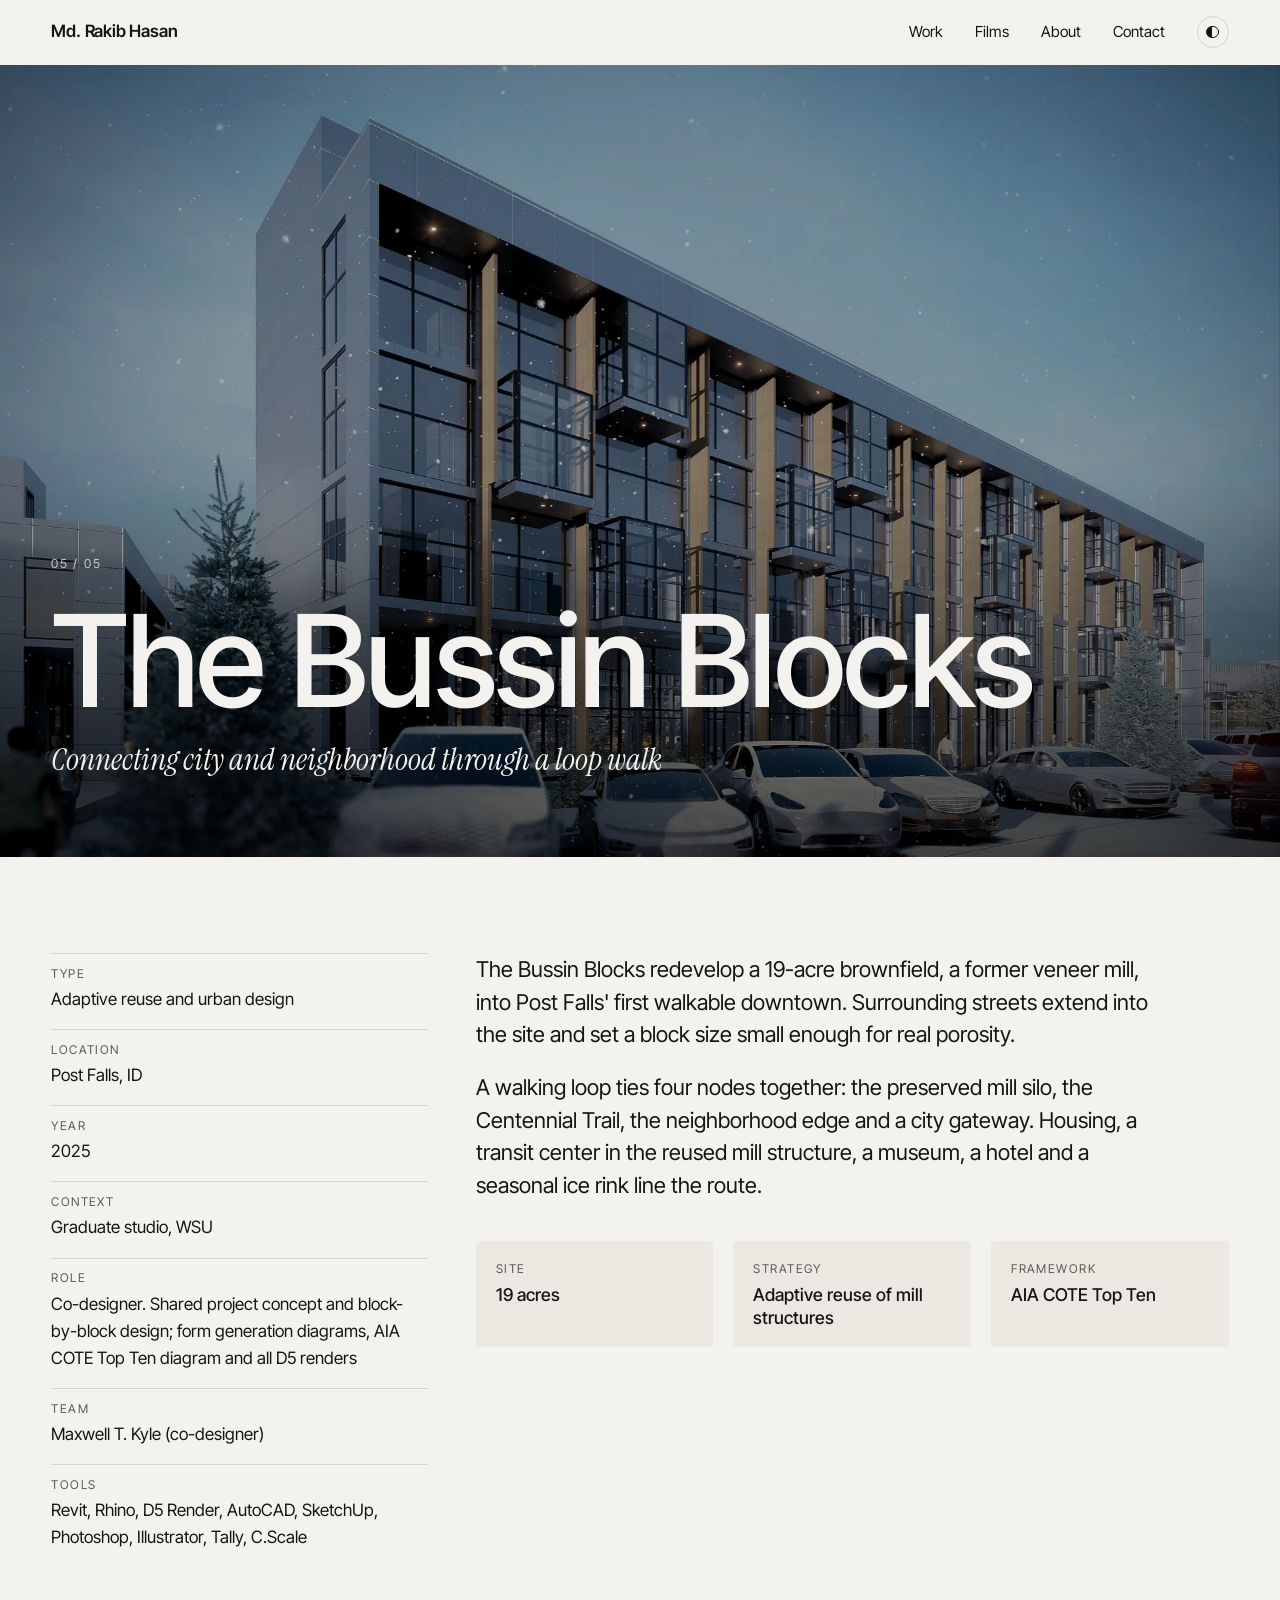
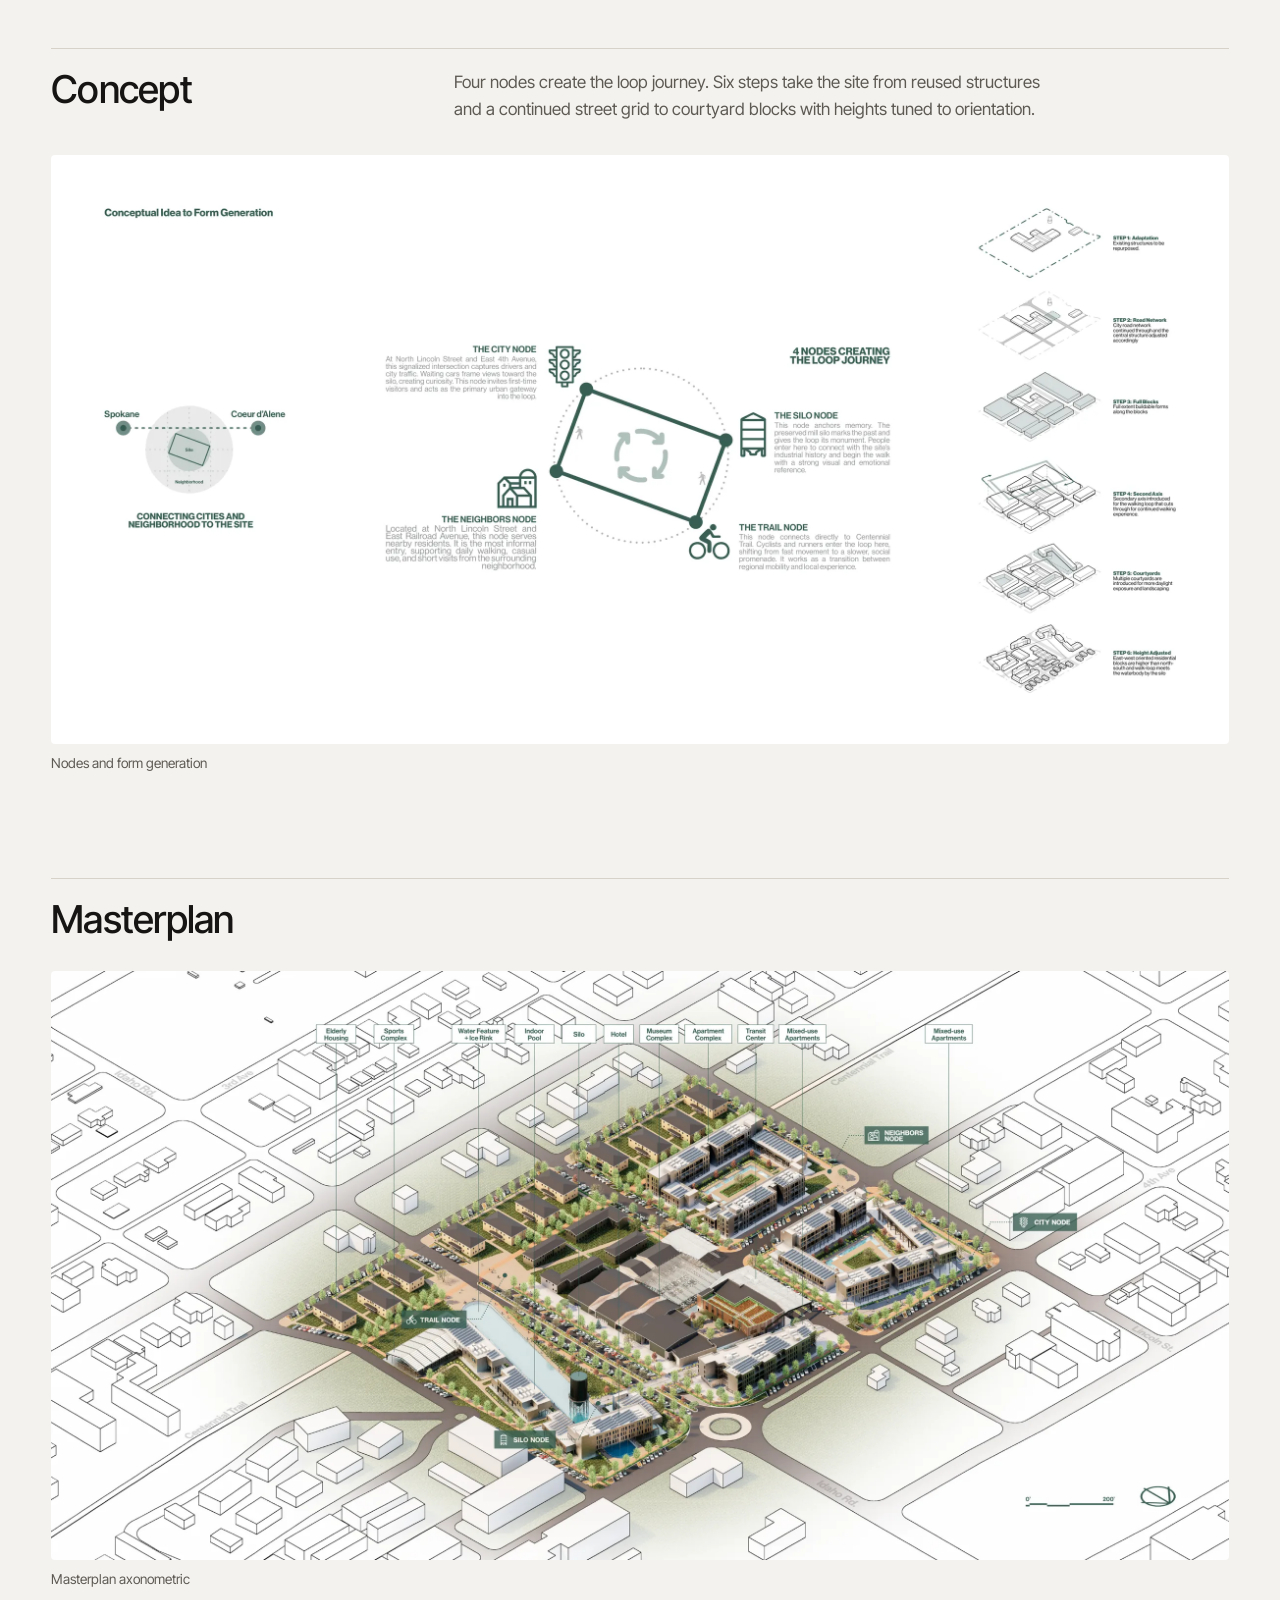
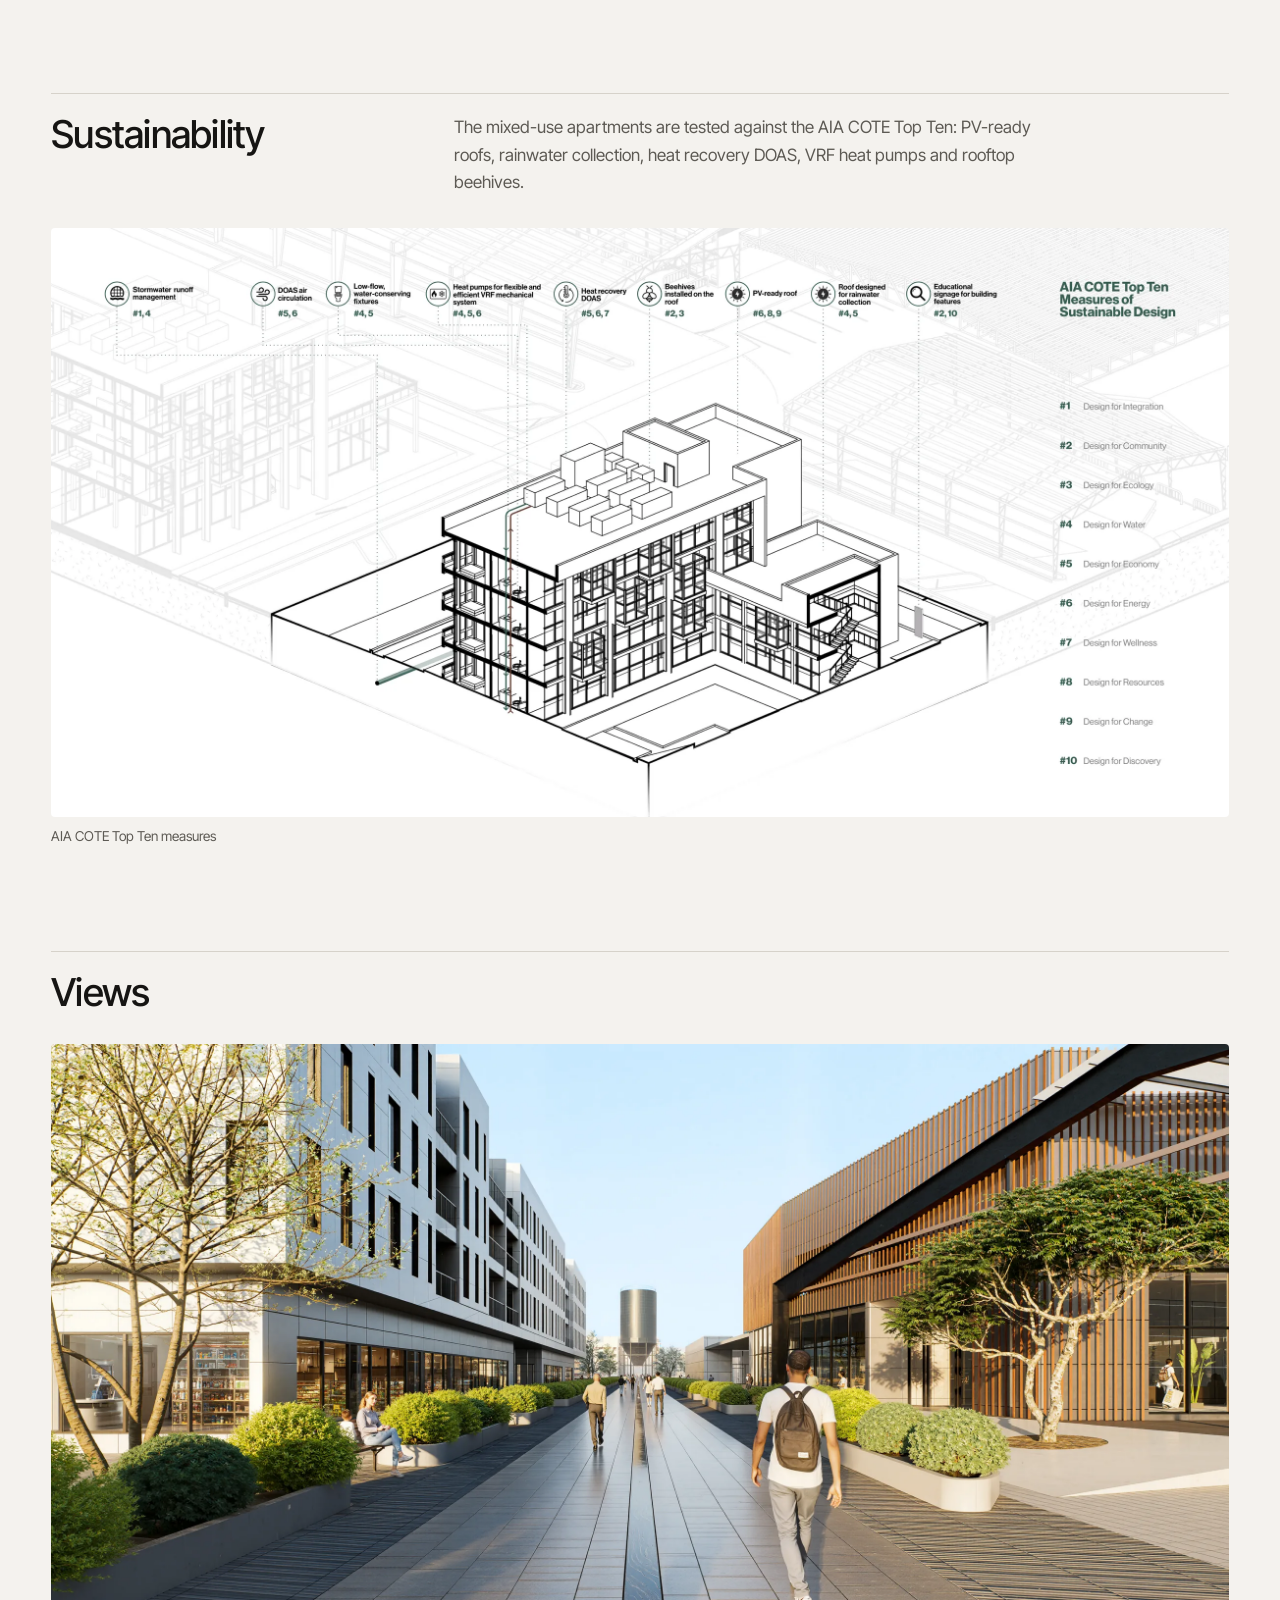
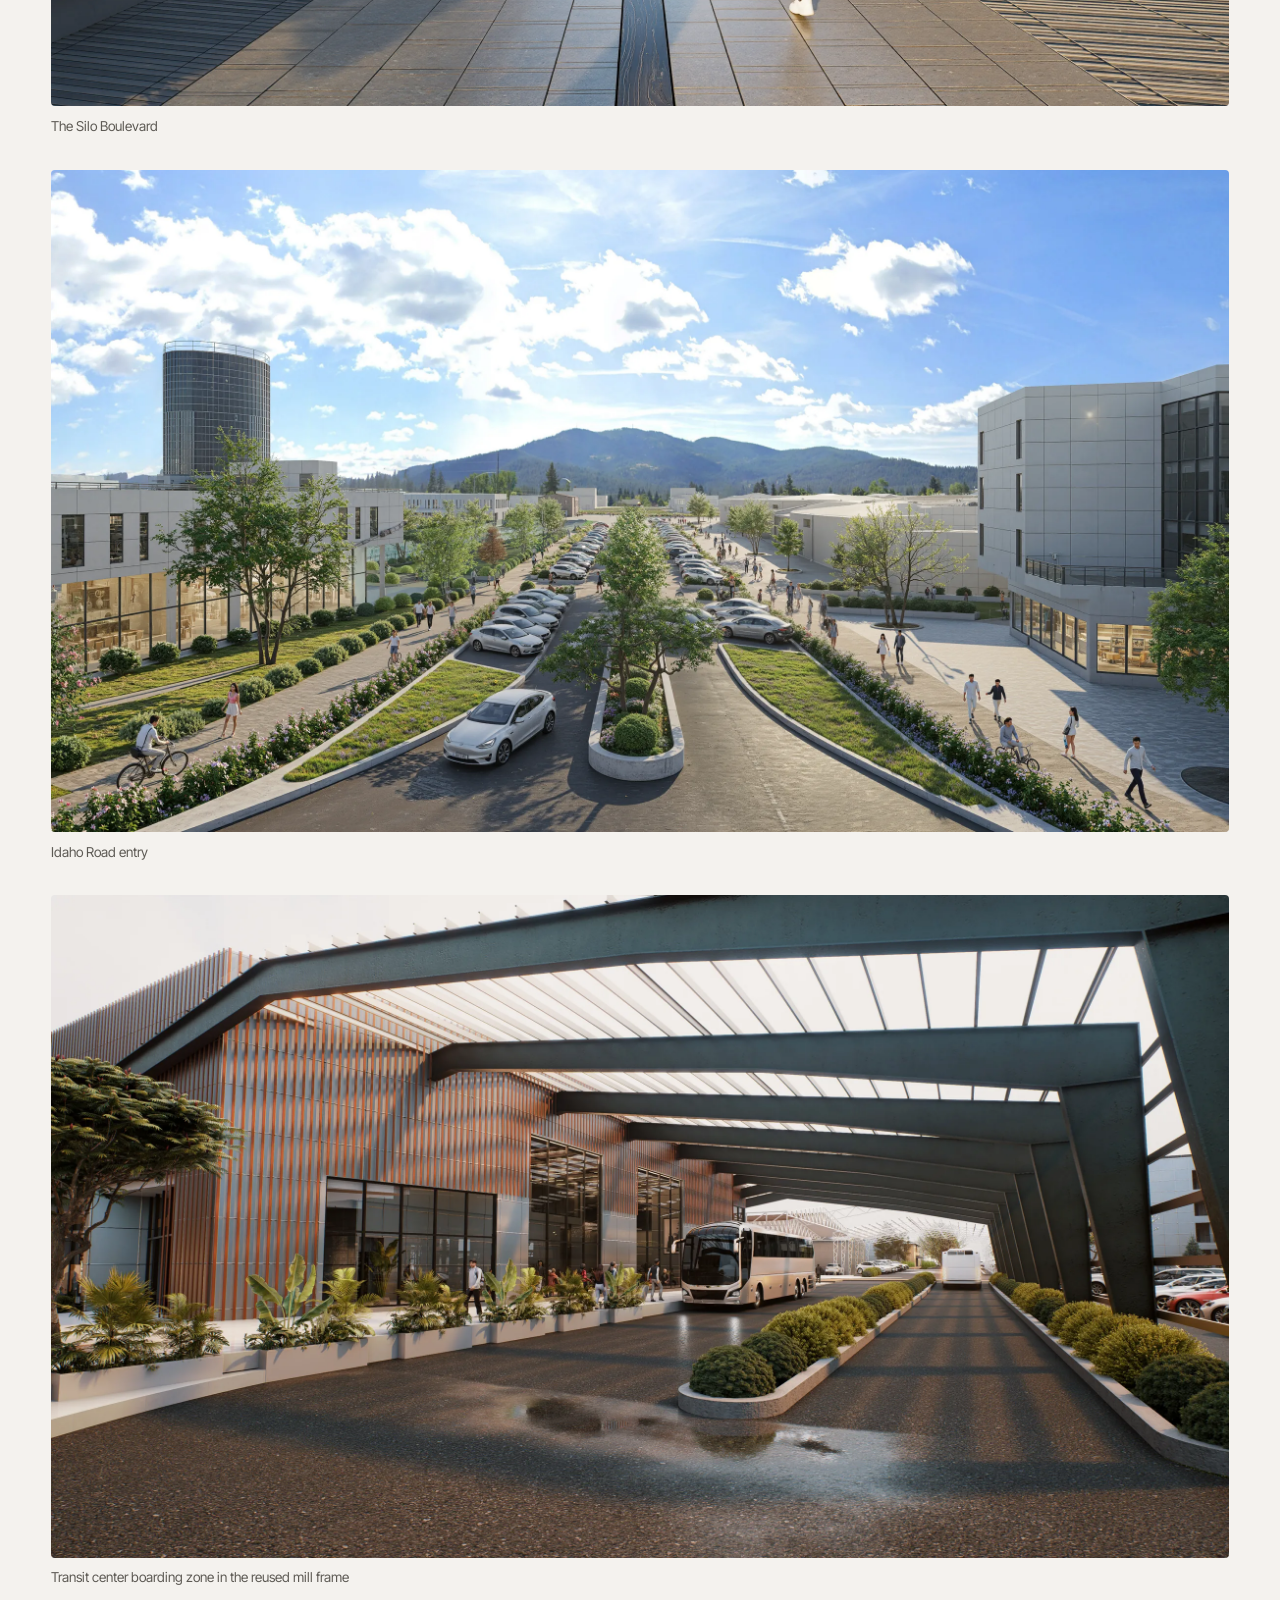
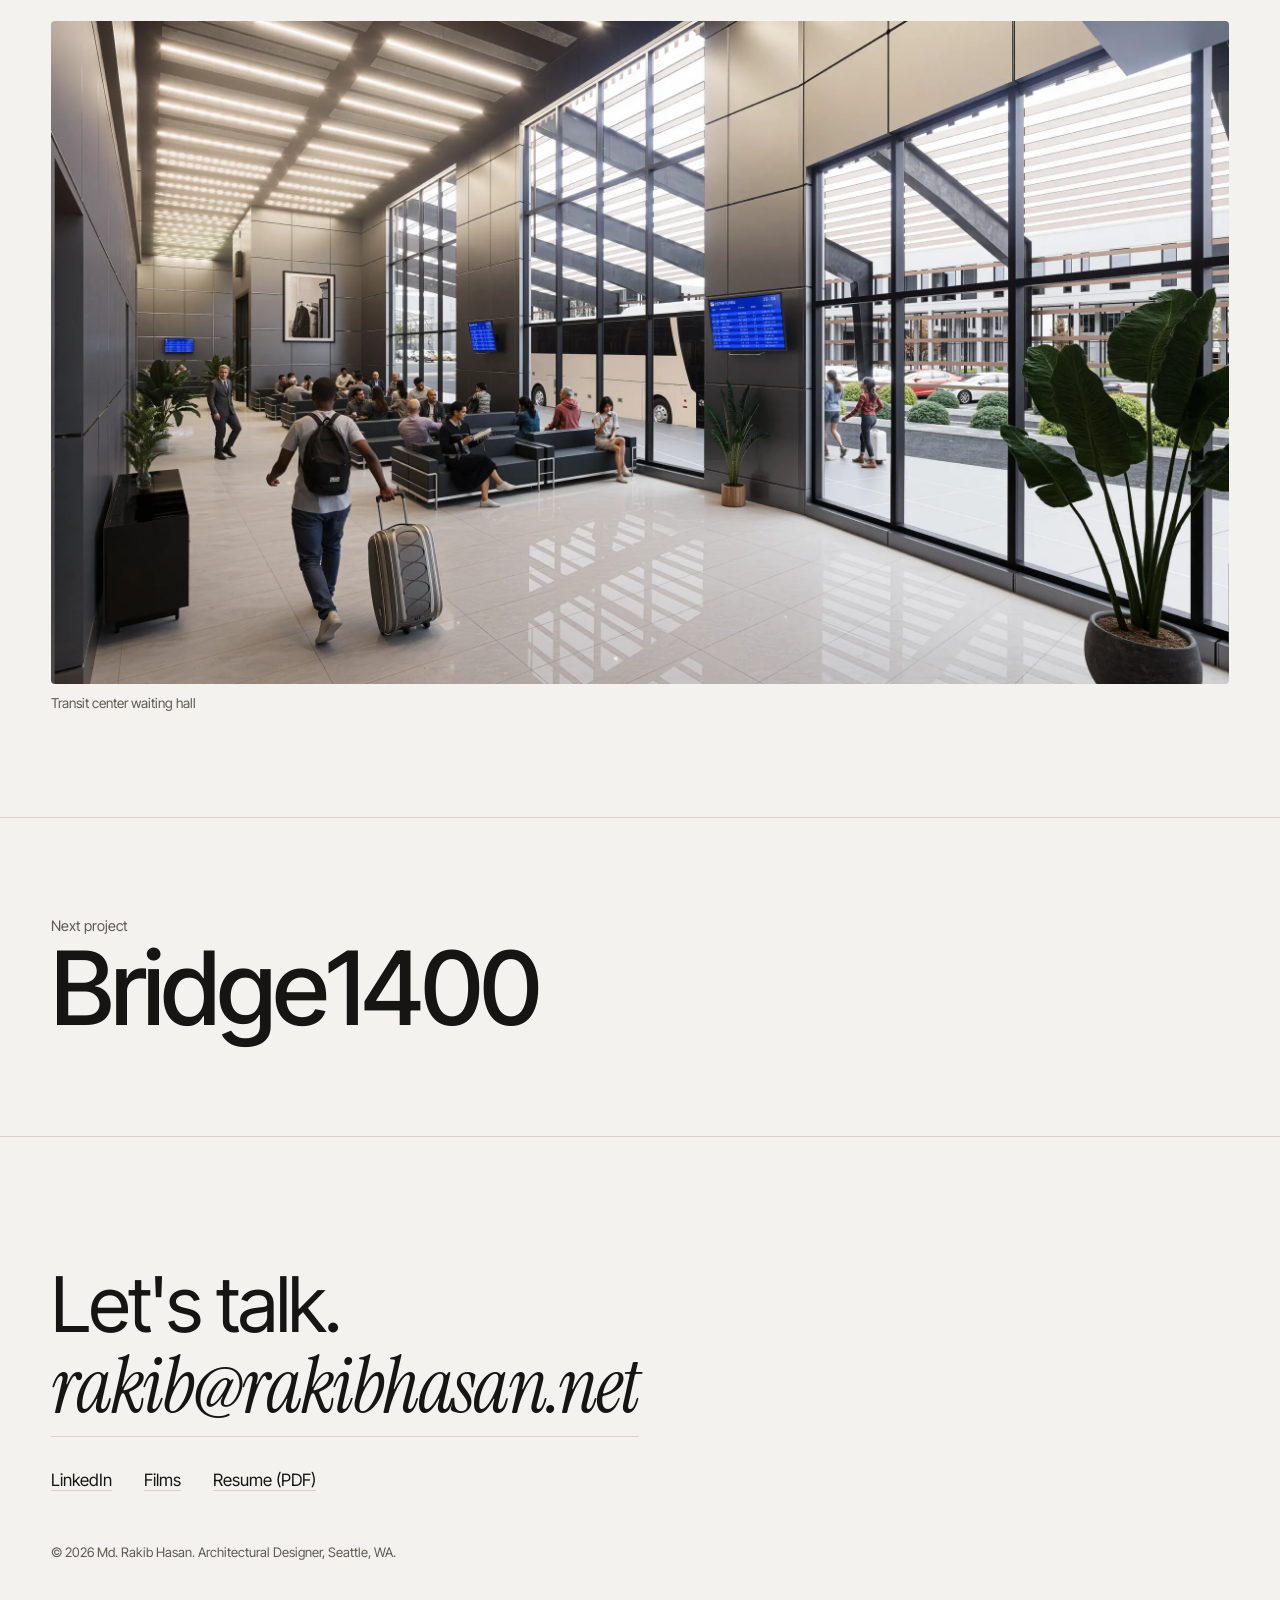
<file: docs/work/bussin-blocks/index.html>
<!doctype html>
<html lang="en" data-theme="light">
<head>
<meta charset="utf-8">
<meta name="viewport" content="width=device-width, initial-scale=1">
<title>The Bussin Blocks | Md. Rakib Hasan</title>
<meta name="description" content="The Bussin Blocks: Connecting city and neighborhood through a loop walk. Adaptive reuse and urban design, Post Falls, ID.">
<link rel="canonical" href="https://rakibhasan.net/work/bussin-blocks/">
<meta property="og:title" content="The Bussin Blocks | Md. Rakib Hasan">
<meta property="og:description" content="The Bussin Blocks: Connecting city and neighborhood through a loop walk. Adaptive reuse and urban design, Post Falls, ID.">
<meta property="og:type" content="website">
<meta property="og:url" content="https://rakibhasan.net/work/bussin-blocks/">
<meta property="og:site_name" content="Md. Rakib Hasan">
<meta property="og:image" content="https://rakibhasan.net/assets/og/bussin-blocks.jpg">
<meta property="og:image:width" content="1200">
<meta property="og:image:height" content="627">
<meta property="og:image:alt" content="The Bussin Blocks | Md. Rakib Hasan">
<meta name="twitter:card" content="summary_large_image">
<meta name="author" content="Md. Rakib Hasan">
<link rel="icon" href="data:image/svg+xml,%3Csvg xmlns='http://www.w3.org/2000/svg' viewBox='0 0 32 32'%3E%3Crect width='32' height='32' rx='6' fill='%23161513'/%3E%3Ctext x='16' y='22' font-family='Arial' font-size='14' font-weight='700' fill='%23f4f2ee' text-anchor='middle'%3ERH%3C/text%3E%3C/svg%3E">
<link rel="preconnect" href="https://fonts.googleapis.com">
<link rel="preconnect" href="https://fonts.gstatic.com" crossorigin>
<link rel="stylesheet" href="https://fonts.googleapis.com/css2?family=Inter+Tight:wght@300;400;500;600&family=Instrument+Serif:ital@0;1&display=swap">
<link rel="stylesheet" href="../../assets/css/style.css">
</head>
<body>
<header class="bar">
  <a class="mark" href="../../index.html">Md. Rakib Hasan</a>
  <nav><a href="../../index.html#work">Work</a><a href="../../films/">Films</a><a href="../../about/">About</a><a href="mailto:rakib@rakibhasan.net">Contact</a>
  <button class="theme" type="button" aria-label="Toggle dark mode"><span></span></button></nav>
</header>
<main>
<article class="project">
  <header class="project-hero">
    <img class="hero-img" src="../../assets/img/bussin-blocks/hero-1200.webp" srcset="../../assets/img/bussin-blocks/hero-1200.webp 1200w, ../../assets/img/bussin-blocks/hero-2400.webp 2400w" sizes="100vw" width="3840" height="1920" alt="The Bussin Blocks" fetchpriority="high" decoding="async">
    <div class="hero-title"><p class="eyebrow">05 / 05</p><h1>The Bussin Blocks</h1><p>Connecting city and neighborhood through a loop walk</p></div>
  </header>
  <section class="project-intro">
    <dl class="meta"><div><dt>Type</dt><dd>Adaptive reuse and urban design</dd></div><div><dt>Location</dt><dd>Post Falls, ID</dd></div><div><dt>Year</dt><dd>2025</dd></div><div><dt>Context</dt><dd>Graduate studio, WSU</dd></div><div><dt>Role</dt><dd>Co-designer. Shared project concept and block-by-block design; form generation diagrams, AIA COTE Top Ten diagram and all D5 renders</dd></div><div><dt>Team</dt><dd>Maxwell T. Kyle (co-designer)</dd></div><div><dt>Tools</dt><dd>Revit, Rhino, D5 Render, AutoCAD, SketchUp, Photoshop, Illustrator, Tally, C.Scale</dd></div></dl>
    <div class="intro-text"><p>The Bussin Blocks redevelop a 19-acre brownfield, a former veneer mill, into Post Falls&#x27; first walkable downtown. Surrounding streets extend into the site and set a block size small enough for real porosity.</p><p>A walking loop ties four nodes together: the preserved mill silo, the Centennial Trail, the neighborhood edge and a city gateway. Housing, a transit center in the reused mill structure, a museum, a hotel and a seasonal ice rink line the route.</p><div class="facts"><div class="fact"><span>Site</span><strong>19 acres</strong></div><div class="fact"><span>Strategy</span><strong>Adaptive reuse of mill structures</strong></div><div class="fact"><span>Framework</span><strong>AIA COTE Top Ten</strong></div></div></div>
  </section>
  <section class="chapter reveal"><div class="chapter-text"><h2>Concept</h2><p>Four nodes create the loop journey. Six steps take the site from reused structures and a continued street grid to courtyard blocks with heights tuned to orientation.</p></div><div class="chapter-figs"><figure class="zoom"><img class="" src="../../assets/img/bussin-blocks/concept-1200.webp" srcset="../../assets/img/bussin-blocks/concept-1200.webp 1200w, ../../assets/img/bussin-blocks/concept-2400.webp 2400w" sizes="(min-width: 1400px) 1400px, 100vw" width="3200" height="1600" alt="Nodes and form generation" loading="lazy" decoding="async"><figcaption>Nodes and form generation</figcaption></figure></div></section><section class="chapter reveal"><div class="chapter-text"><h2>Masterplan</h2></div><div class="chapter-figs"><figure class="zoom"><img class="" src="../../assets/img/bussin-blocks/masterplan-1200.webp" srcset="../../assets/img/bussin-blocks/masterplan-1200.webp 1200w, ../../assets/img/bussin-blocks/masterplan-2400.webp 2400w" sizes="(min-width: 1400px) 1400px, 100vw" width="3200" height="1600" alt="Masterplan axonometric" loading="lazy" decoding="async"><figcaption>Masterplan axonometric</figcaption></figure></div></section><section class="chapter reveal"><div class="chapter-text"><h2>Sustainability</h2><p>The mixed-use apartments are tested against the AIA COTE Top Ten: PV-ready roofs, rainwater collection, heat recovery DOAS, VRF heat pumps and rooftop beehives.</p></div><div class="chapter-figs"><figure class="zoom"><img class="" src="../../assets/img/bussin-blocks/cote-1200.webp" srcset="../../assets/img/bussin-blocks/cote-1200.webp 1200w, ../../assets/img/bussin-blocks/cote-2400.webp 2400w" sizes="(min-width: 1400px) 1400px, 100vw" width="3200" height="1600" alt="AIA COTE Top Ten measures" loading="lazy" decoding="async"><figcaption>AIA COTE Top Ten measures</figcaption></figure></div></section><section class="chapter reveal"><div class="chapter-text"><h2>Views</h2></div><div class="chapter-figs"><figure class="zoom"><img class="" src="../../assets/img/bussin-blocks/silo-boulevard-1200.webp" srcset="../../assets/img/bussin-blocks/silo-boulevard-1200.webp 1200w, ../../assets/img/bussin-blocks/silo-boulevard-2400.webp 2400w" sizes="(min-width: 1400px) 1400px, 100vw" width="3840" height="2160" alt="The Silo Boulevard" loading="lazy" decoding="async"><figcaption>The Silo Boulevard</figcaption></figure><figure class="zoom"><img class="" src="../../assets/img/bussin-blocks/idaho-road-entry-1200.webp" srcset="../../assets/img/bussin-blocks/idaho-road-entry-1200.webp 1200w, ../../assets/img/bussin-blocks/idaho-road-entry-2400.webp 2400w" sizes="(min-width: 1400px) 1400px, 100vw" width="3840" height="2160" alt="Idaho Road entry" loading="lazy" decoding="async"><figcaption>Idaho Road entry</figcaption></figure><figure class="zoom"><img class="" src="../../assets/img/bussin-blocks/boarding-zone-1200.webp" srcset="../../assets/img/bussin-blocks/boarding-zone-1200.webp 1200w, ../../assets/img/bussin-blocks/boarding-zone-2400.webp 2400w" sizes="(min-width: 1400px) 1400px, 100vw" width="3840" height="2160" alt="Transit center boarding zone in the reused mill frame" loading="lazy" decoding="async"><figcaption>Transit center boarding zone in the reused mill frame</figcaption></figure><figure class="zoom"><img class="" src="../../assets/img/bussin-blocks/waiting-hall-1200.webp" srcset="../../assets/img/bussin-blocks/waiting-hall-1200.webp 1200w, ../../assets/img/bussin-blocks/waiting-hall-2400.webp 2400w" sizes="(min-width: 1400px) 1400px, 100vw" width="3840" height="2160" alt="Transit center waiting hall" loading="lazy" decoding="async"><figcaption>Transit center waiting hall</figcaption></figure></div></section>
  <a class="next" href="../../work/bridge1400/"><span>Next project</span><strong>Bridge1400</strong></a>
</article>
</main>
<footer class="foot" id="contact">
  <p class="foot-big">Let's talk.<br><a href="mailto:rakib@rakibhasan.net">rakib@rakibhasan.net</a></p>
  <ul>
    <li><a href="https://www.linkedin.com/in/rakibwsu" target="_blank" rel="noopener">LinkedIn</a></li>
    <li><a href="../../films/">Films</a></li>
    <li><a href="../../assets/Md-Rakib-Hasan-Resume.pdf" target="_blank" rel="noopener">Resume (PDF)</a></li>
  </ul>
  <p class="small">&copy; 2026 Md. Rakib Hasan. Architectural Designer, Seattle, WA.</p>
</footer>
<div class="lightbox" hidden><button type="button" aria-label="Close">&times;</button><img alt=""></div>
<script src="../../assets/js/main.js"></script>
</body>
</html>
</file>
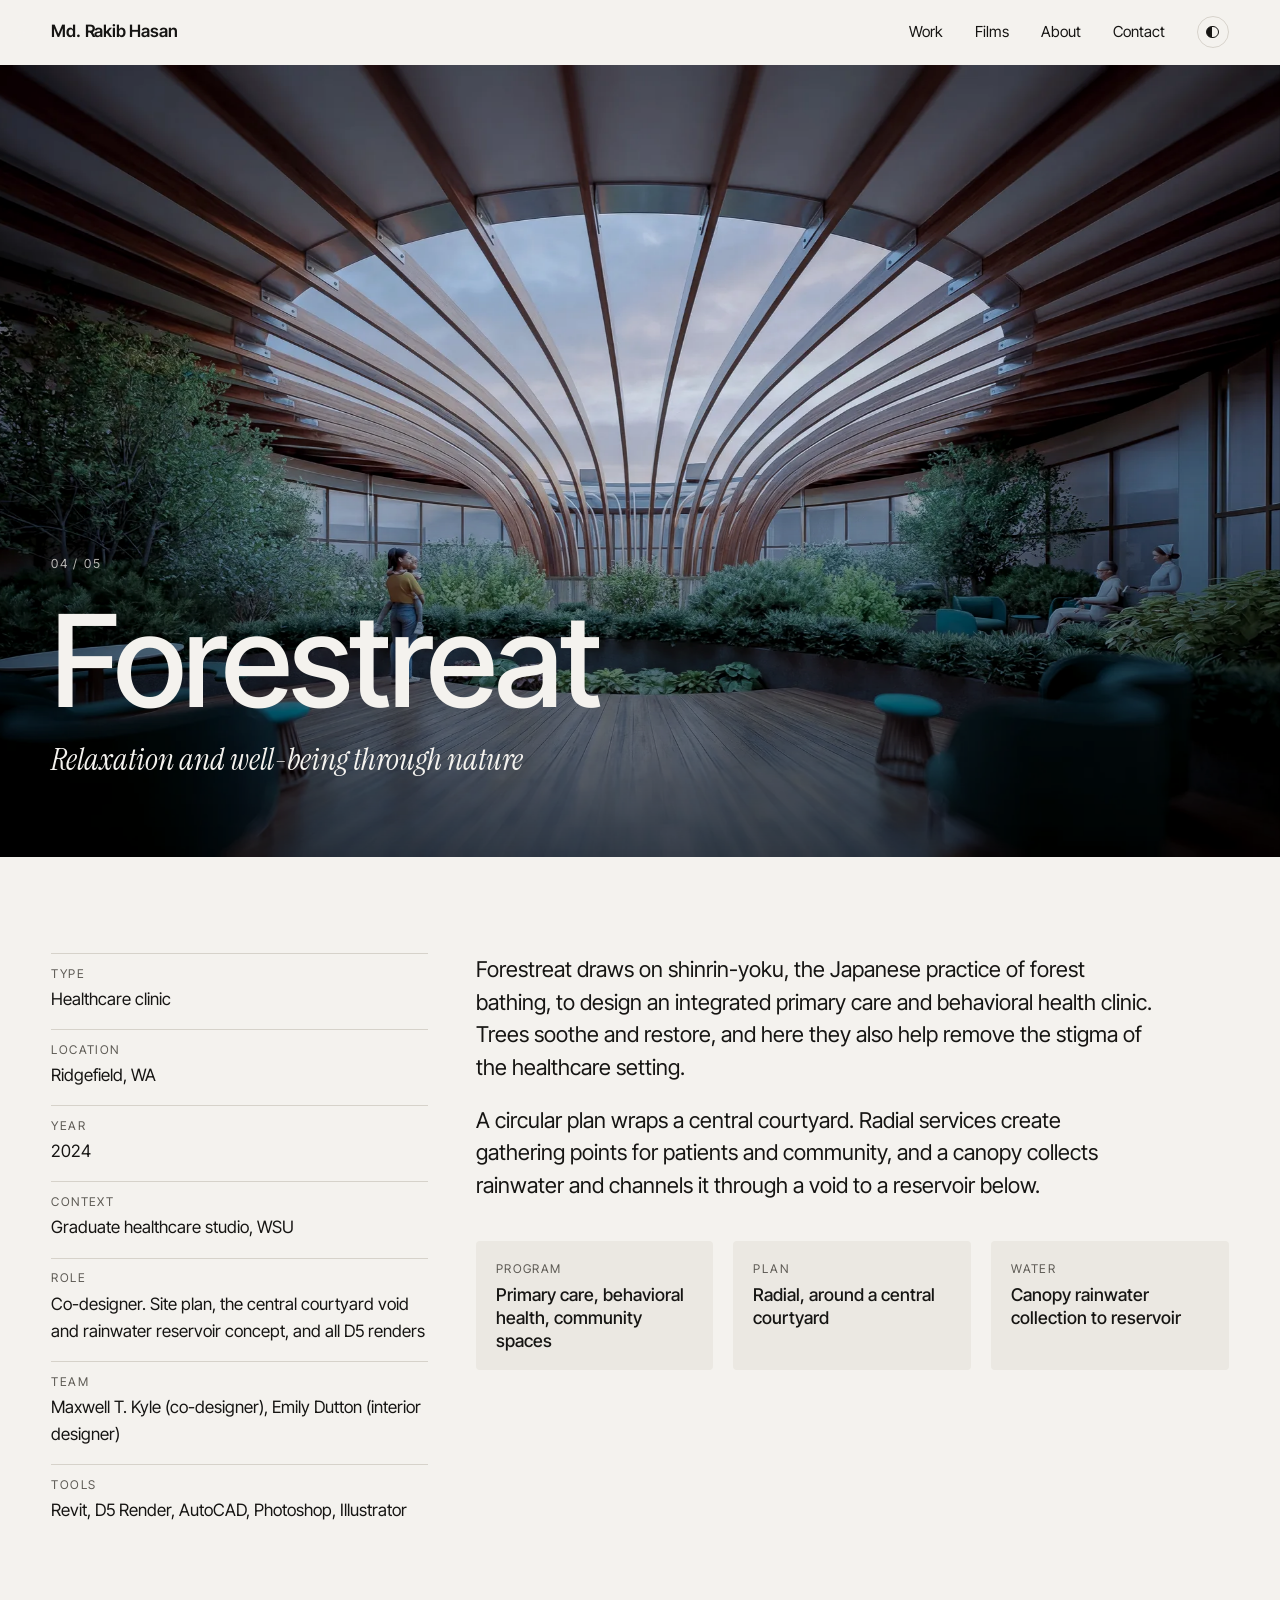
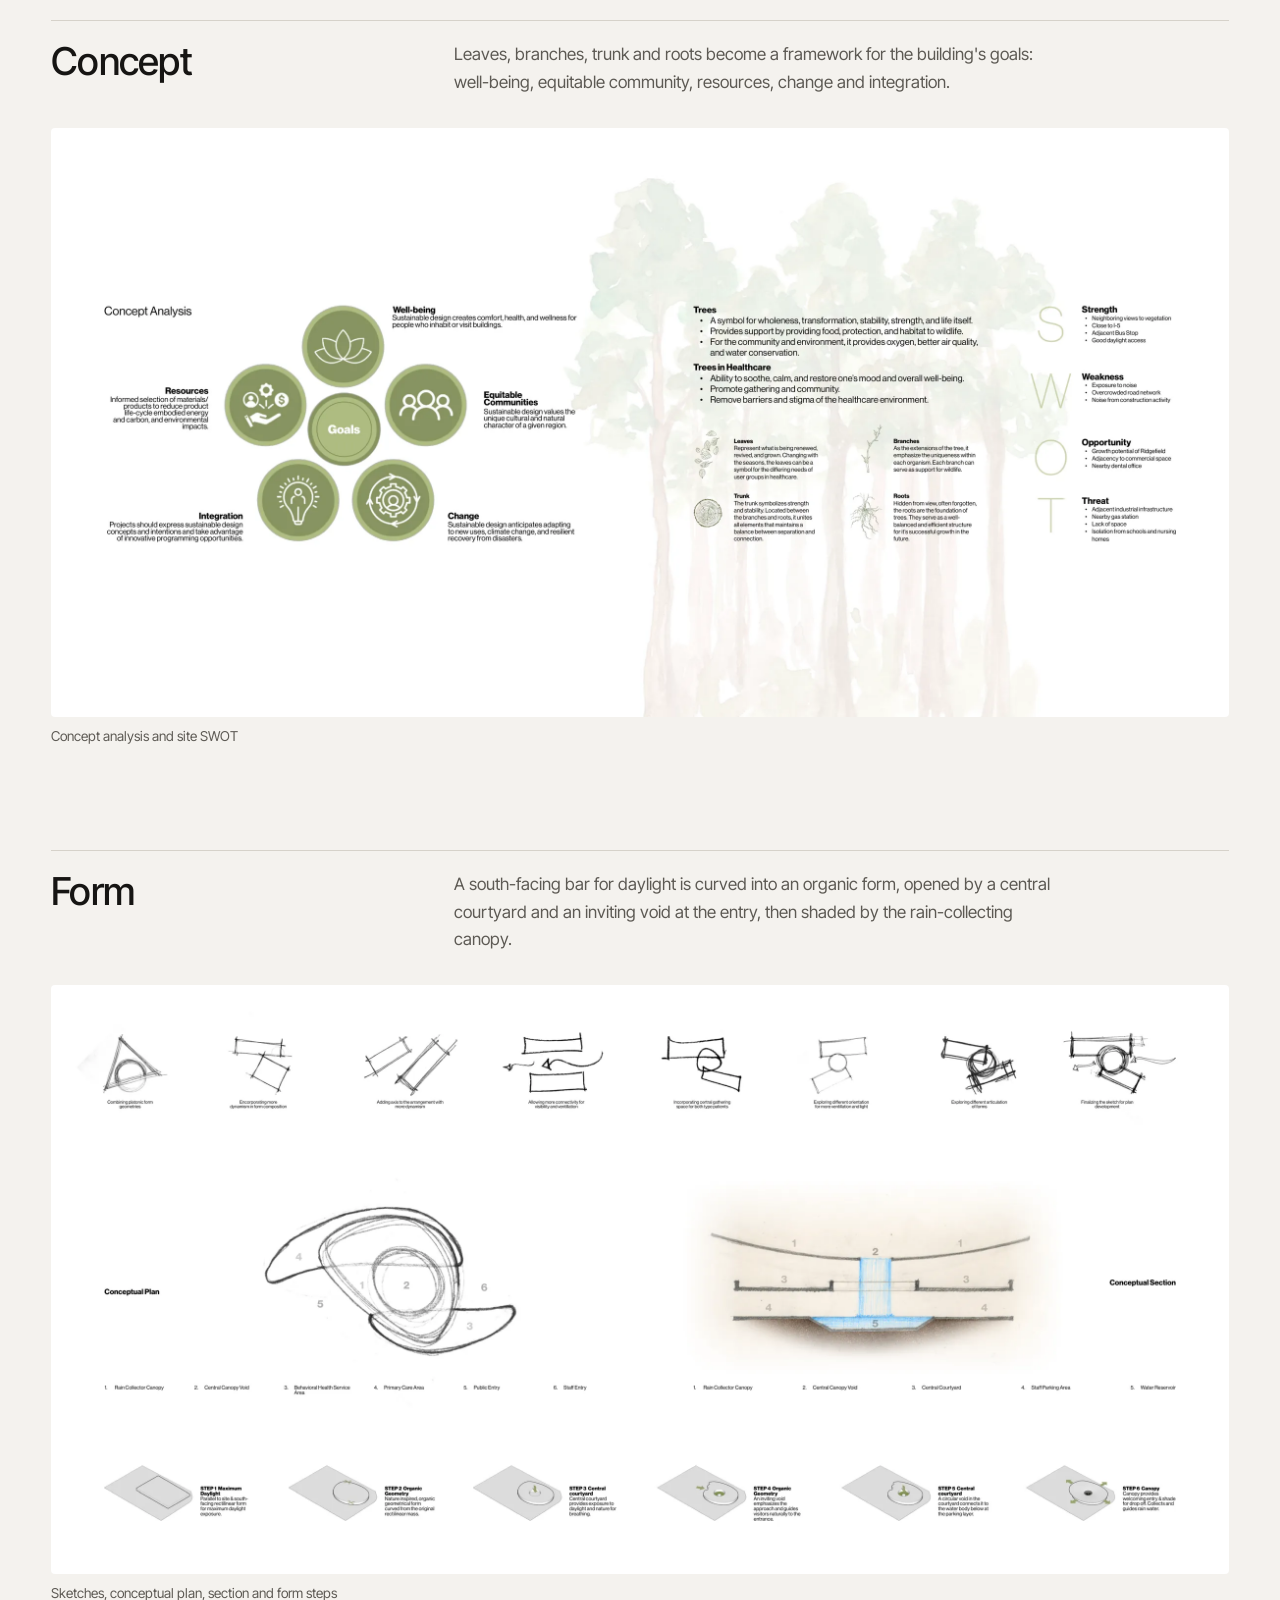
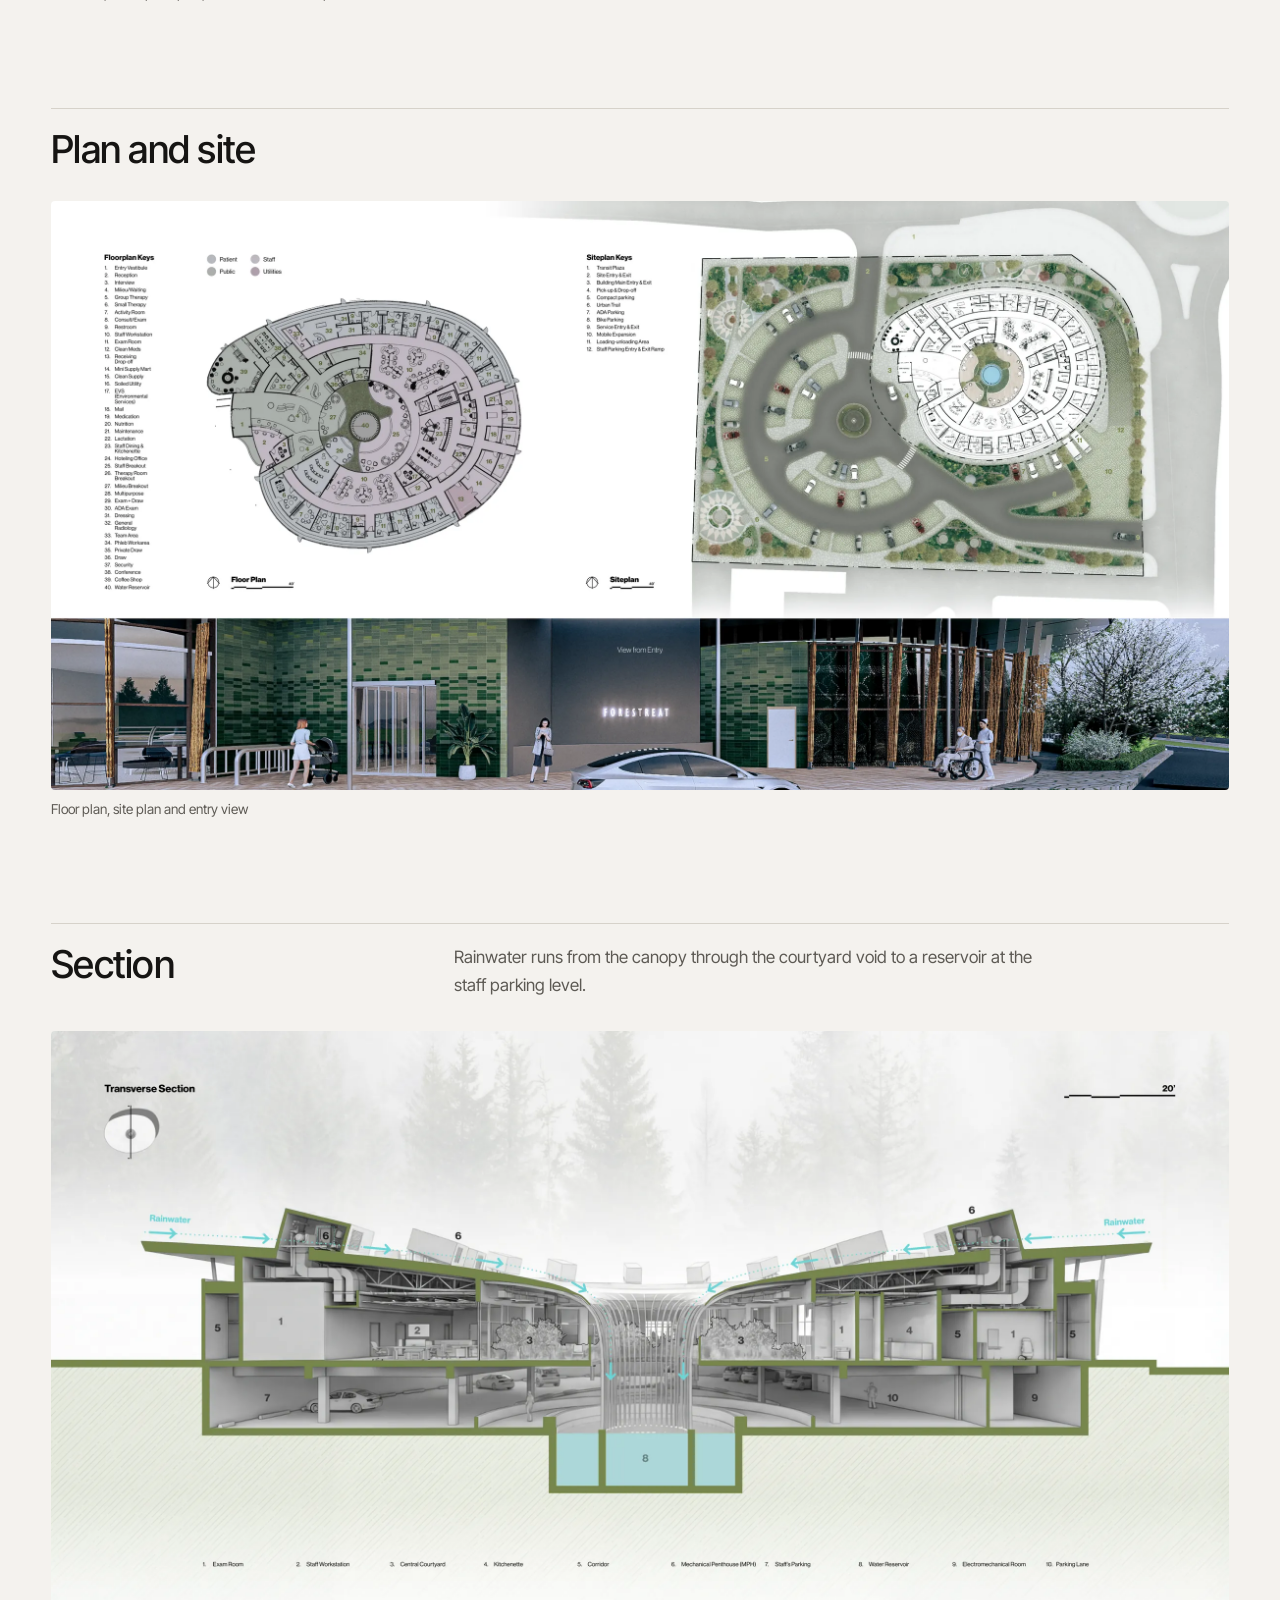
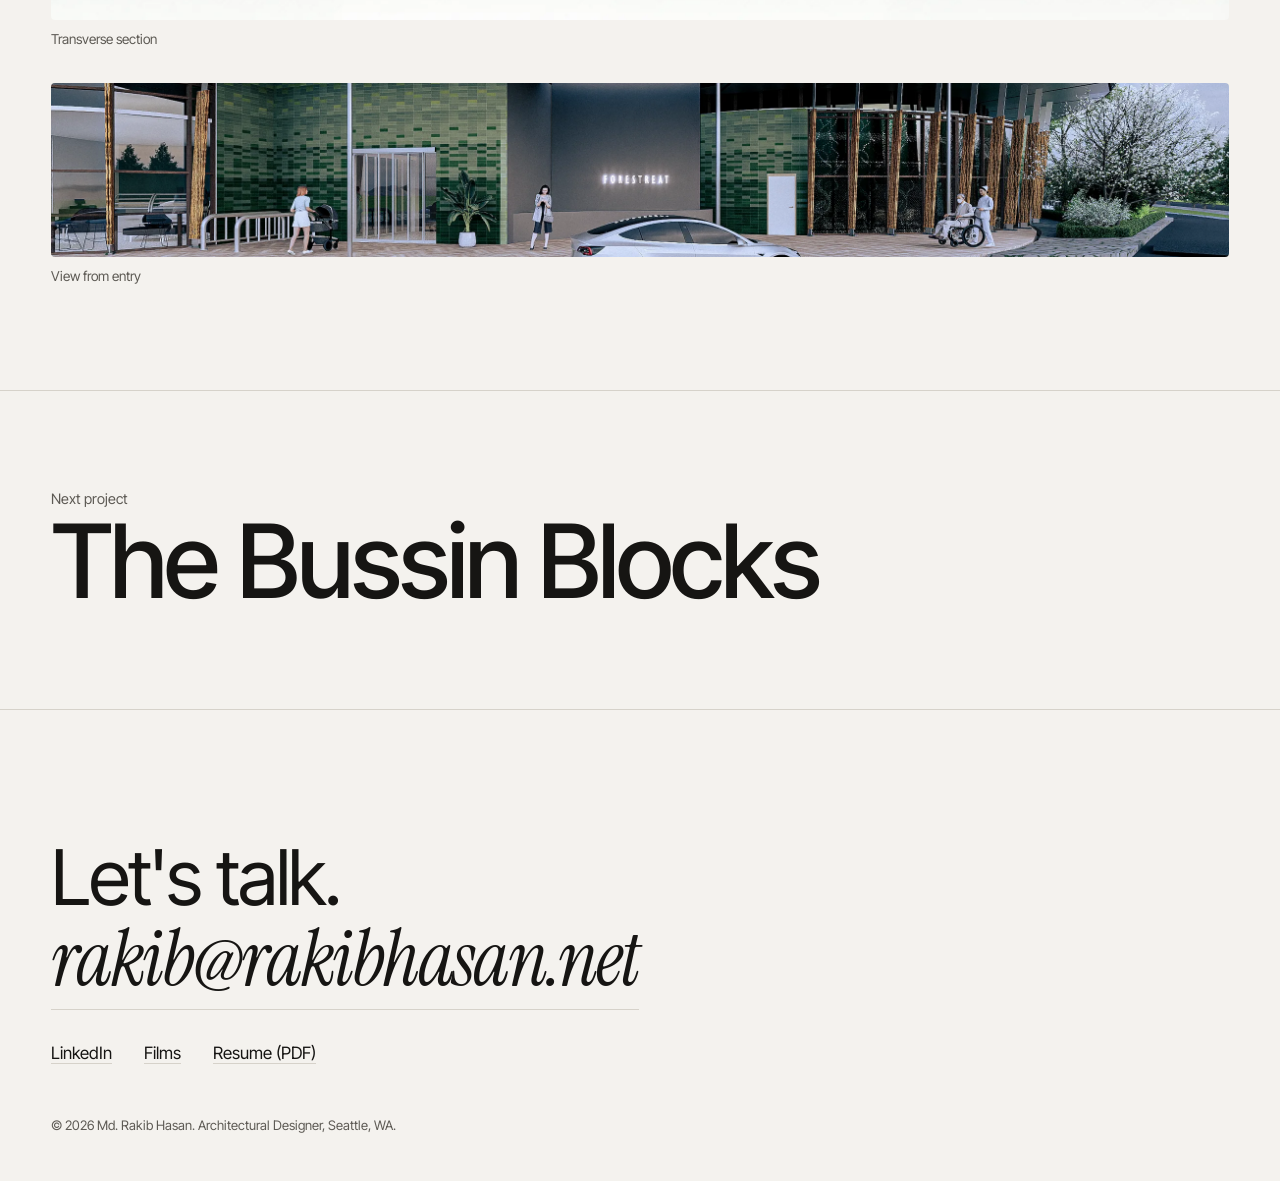
<file: docs/work/forestreat/index.html>
<!doctype html>
<html lang="en" data-theme="light">
<head>
<meta charset="utf-8">
<meta name="viewport" content="width=device-width, initial-scale=1">
<title>Forestreat | Md. Rakib Hasan</title>
<meta name="description" content="Forestreat: Relaxation and well-being through nature. Healthcare clinic, Ridgefield, WA.">
<link rel="canonical" href="https://rakibhasan.net/work/forestreat/">
<meta property="og:title" content="Forestreat | Md. Rakib Hasan">
<meta property="og:description" content="Forestreat: Relaxation and well-being through nature. Healthcare clinic, Ridgefield, WA.">
<meta property="og:type" content="website">
<meta property="og:url" content="https://rakibhasan.net/work/forestreat/">
<meta property="og:site_name" content="Md. Rakib Hasan">
<meta property="og:image" content="https://rakibhasan.net/assets/og/forestreat.jpg">
<meta property="og:image:width" content="1200">
<meta property="og:image:height" content="627">
<meta property="og:image:alt" content="Forestreat | Md. Rakib Hasan">
<meta name="twitter:card" content="summary_large_image">
<meta name="author" content="Md. Rakib Hasan">
<link rel="icon" href="data:image/svg+xml,%3Csvg xmlns='http://www.w3.org/2000/svg' viewBox='0 0 32 32'%3E%3Crect width='32' height='32' rx='6' fill='%23161513'/%3E%3Ctext x='16' y='22' font-family='Arial' font-size='14' font-weight='700' fill='%23f4f2ee' text-anchor='middle'%3ERH%3C/text%3E%3C/svg%3E">
<link rel="preconnect" href="https://fonts.googleapis.com">
<link rel="preconnect" href="https://fonts.gstatic.com" crossorigin>
<link rel="stylesheet" href="https://fonts.googleapis.com/css2?family=Inter+Tight:wght@300;400;500;600&family=Instrument+Serif:ital@0;1&display=swap">
<link rel="stylesheet" href="../../assets/css/style.css">
</head>
<body>
<header class="bar">
  <a class="mark" href="../../index.html">Md. Rakib Hasan</a>
  <nav><a href="../../index.html#work">Work</a><a href="../../films/">Films</a><a href="../../about/">About</a><a href="mailto:rakib@rakibhasan.net">Contact</a>
  <button class="theme" type="button" aria-label="Toggle dark mode"><span></span></button></nav>
</header>
<main>
<article class="project">
  <header class="project-hero">
    <img class="hero-img" src="../../assets/img/forestreat/hero-1200.webp" srcset="../../assets/img/forestreat/hero-1200.webp 1200w, ../../assets/img/forestreat/hero-2400.webp 2400w" sizes="100vw" width="5504" height="2752" alt="Forestreat" fetchpriority="high" decoding="async">
    <div class="hero-title"><p class="eyebrow">04 / 05</p><h1>Forestreat</h1><p>Relaxation and well-being through nature</p></div>
  </header>
  <section class="project-intro">
    <dl class="meta"><div><dt>Type</dt><dd>Healthcare clinic</dd></div><div><dt>Location</dt><dd>Ridgefield, WA</dd></div><div><dt>Year</dt><dd>2024</dd></div><div><dt>Context</dt><dd>Graduate healthcare studio, WSU</dd></div><div><dt>Role</dt><dd>Co-designer. Site plan, the central courtyard void and rainwater reservoir concept, and all D5 renders</dd></div><div><dt>Team</dt><dd>Maxwell T. Kyle (co-designer), Emily Dutton (interior designer)</dd></div><div><dt>Tools</dt><dd>Revit, D5 Render, AutoCAD, Photoshop, Illustrator</dd></div></dl>
    <div class="intro-text"><p>Forestreat draws on shinrin-yoku, the Japanese practice of forest bathing, to design an integrated primary care and behavioral health clinic. Trees soothe and restore, and here they also help remove the stigma of the healthcare setting.</p><p>A circular plan wraps a central courtyard. Radial services create gathering points for patients and community, and a canopy collects rainwater and channels it through a void to a reservoir below.</p><div class="facts"><div class="fact"><span>Program</span><strong>Primary care, behavioral health, community spaces</strong></div><div class="fact"><span>Plan</span><strong>Radial, around a central courtyard</strong></div><div class="fact"><span>Water</span><strong>Canopy rainwater collection to reservoir</strong></div></div></div>
  </section>
  <section class="chapter reveal"><div class="chapter-text"><h2>Concept</h2><p>Leaves, branches, trunk and roots become a framework for the building&#x27;s goals: well-being, equitable community, resources, change and integration.</p></div><div class="chapter-figs"><figure class="zoom"><img class="" src="../../assets/img/forestreat/concept-1200.webp" srcset="../../assets/img/forestreat/concept-1200.webp 1200w, ../../assets/img/forestreat/concept-2400.webp 2400w" sizes="(min-width: 1400px) 1400px, 100vw" width="3200" height="1600" alt="Concept analysis and site SWOT" loading="lazy" decoding="async"><figcaption>Concept analysis and site SWOT</figcaption></figure></div></section><section class="chapter reveal"><div class="chapter-text"><h2>Form</h2><p>A south-facing bar for daylight is curved into an organic form, opened by a central courtyard and an inviting void at the entry, then shaded by the rain-collecting canopy.</p></div><div class="chapter-figs"><figure class="zoom"><img class="" src="../../assets/img/forestreat/form-1200.webp" srcset="../../assets/img/forestreat/form-1200.webp 1200w, ../../assets/img/forestreat/form-2400.webp 2400w" sizes="(min-width: 1400px) 1400px, 100vw" width="3200" height="1600" alt="Sketches, conceptual plan, section and form steps" loading="lazy" decoding="async"><figcaption>Sketches, conceptual plan, section and form steps</figcaption></figure></div></section><section class="chapter reveal"><div class="chapter-text"><h2>Plan and site</h2></div><div class="chapter-figs"><figure class="zoom"><img class="" src="../../assets/img/forestreat/plans-1200.webp" srcset="../../assets/img/forestreat/plans-1200.webp 1200w, ../../assets/img/forestreat/plans-2400.webp 2400w" sizes="(min-width: 1400px) 1400px, 100vw" width="3200" height="1600" alt="Floor plan, site plan and entry view" loading="lazy" decoding="async"><figcaption>Floor plan, site plan and entry view</figcaption></figure></div></section><section class="chapter reveal"><div class="chapter-text"><h2>Section</h2><p>Rainwater runs from the canopy through the courtyard void to a reservoir at the staff parking level.</p></div><div class="chapter-figs"><figure class="zoom"><img class="" src="../../assets/img/forestreat/section-1200.webp" srcset="../../assets/img/forestreat/section-1200.webp 1200w, ../../assets/img/forestreat/section-2400.webp 2400w" sizes="(min-width: 1400px) 1400px, 100vw" width="3200" height="1600" alt="Transverse section" loading="lazy" decoding="async"><figcaption>Transverse section</figcaption></figure><figure class="zoom"><img class="" src="../../assets/img/forestreat/entry-1200.webp" srcset="../../assets/img/forestreat/entry-1200.webp 1200w, ../../assets/img/forestreat/entry-2400.webp 2400w" sizes="(min-width: 1400px) 1400px, 100vw" width="2560" height="378" alt="View from entry" loading="lazy" decoding="async"><figcaption>View from entry</figcaption></figure></div></section>
  <a class="next" href="../../work/bussin-blocks/"><span>Next project</span><strong>The Bussin Blocks</strong></a>
</article>
</main>
<footer class="foot" id="contact">
  <p class="foot-big">Let's talk.<br><a href="mailto:rakib@rakibhasan.net">rakib@rakibhasan.net</a></p>
  <ul>
    <li><a href="https://www.linkedin.com/in/rakibwsu" target="_blank" rel="noopener">LinkedIn</a></li>
    <li><a href="../../films/">Films</a></li>
    <li><a href="../../assets/Md-Rakib-Hasan-Resume.pdf" target="_blank" rel="noopener">Resume (PDF)</a></li>
  </ul>
  <p class="small">&copy; 2026 Md. Rakib Hasan. Architectural Designer, Seattle, WA.</p>
</footer>
<div class="lightbox" hidden><button type="button" aria-label="Close">&times;</button><img alt=""></div>
<script src="../../assets/js/main.js"></script>
</body>
</html>
</file>
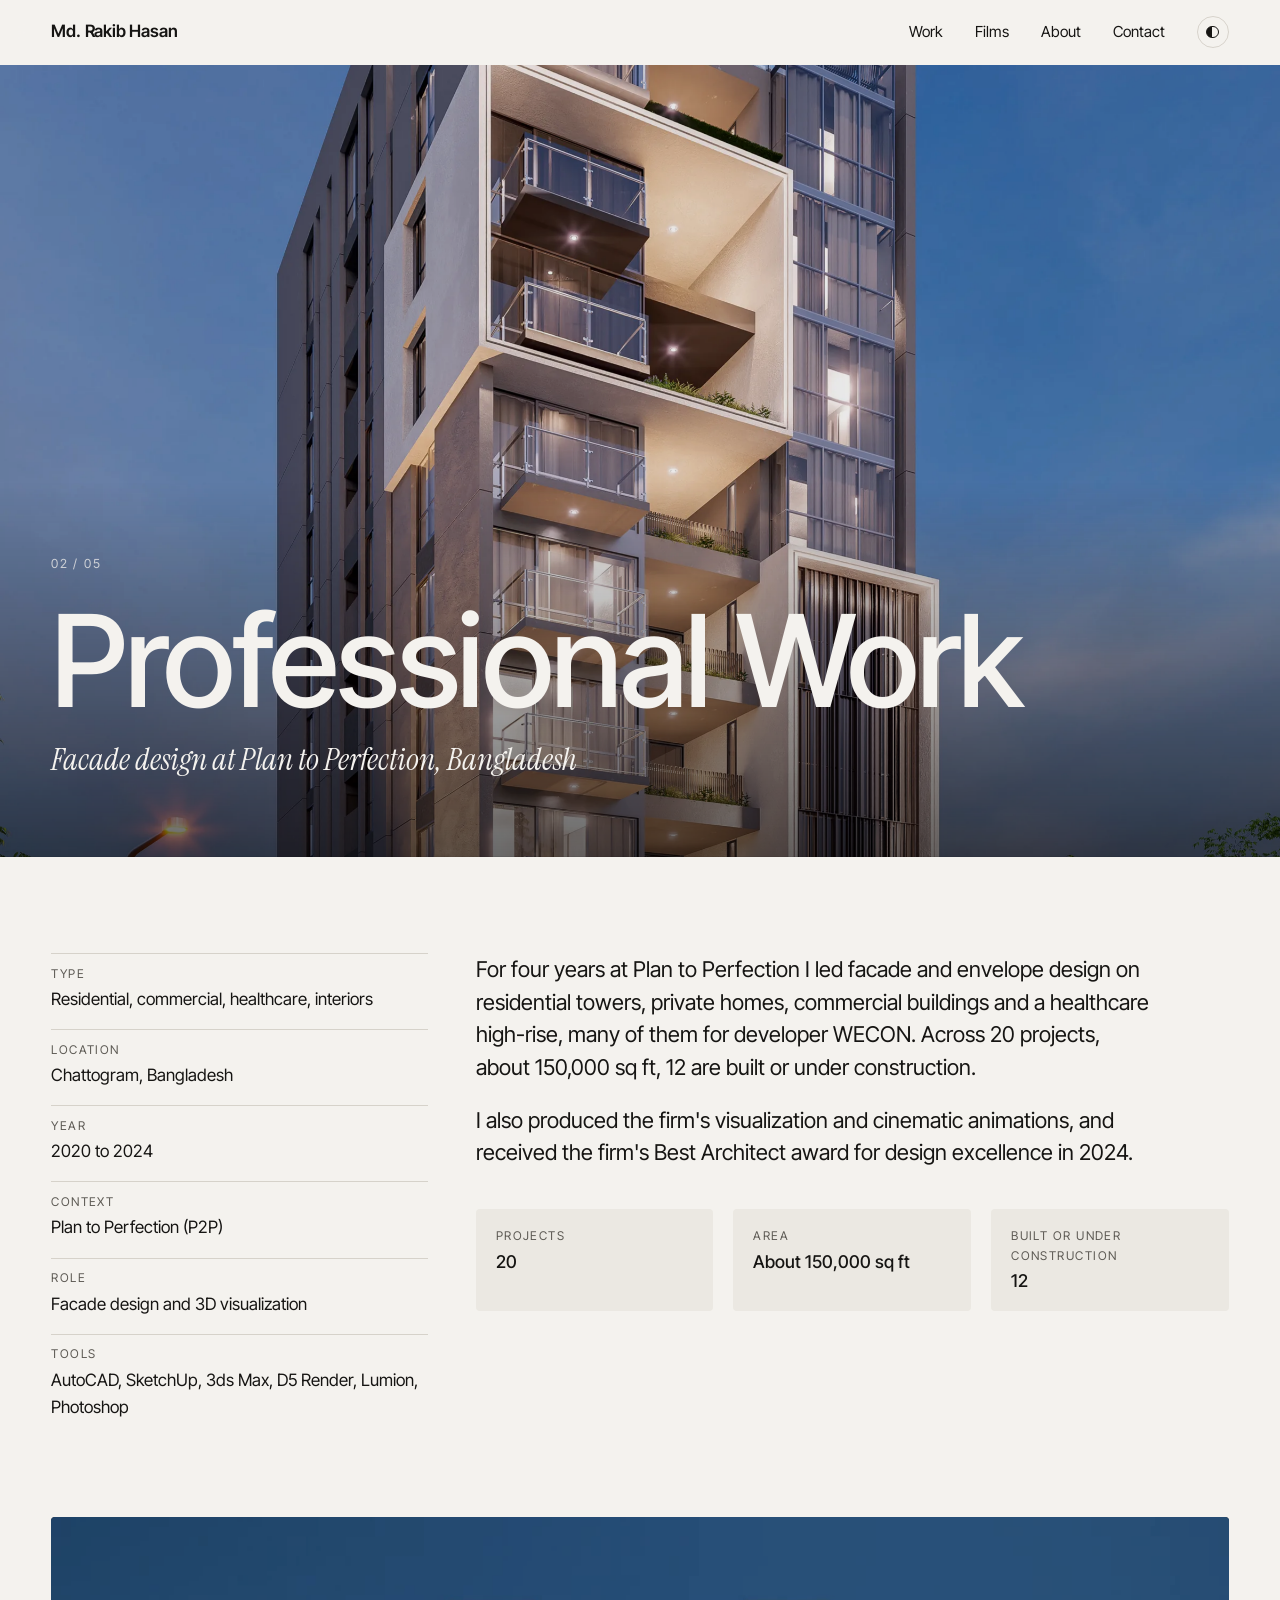
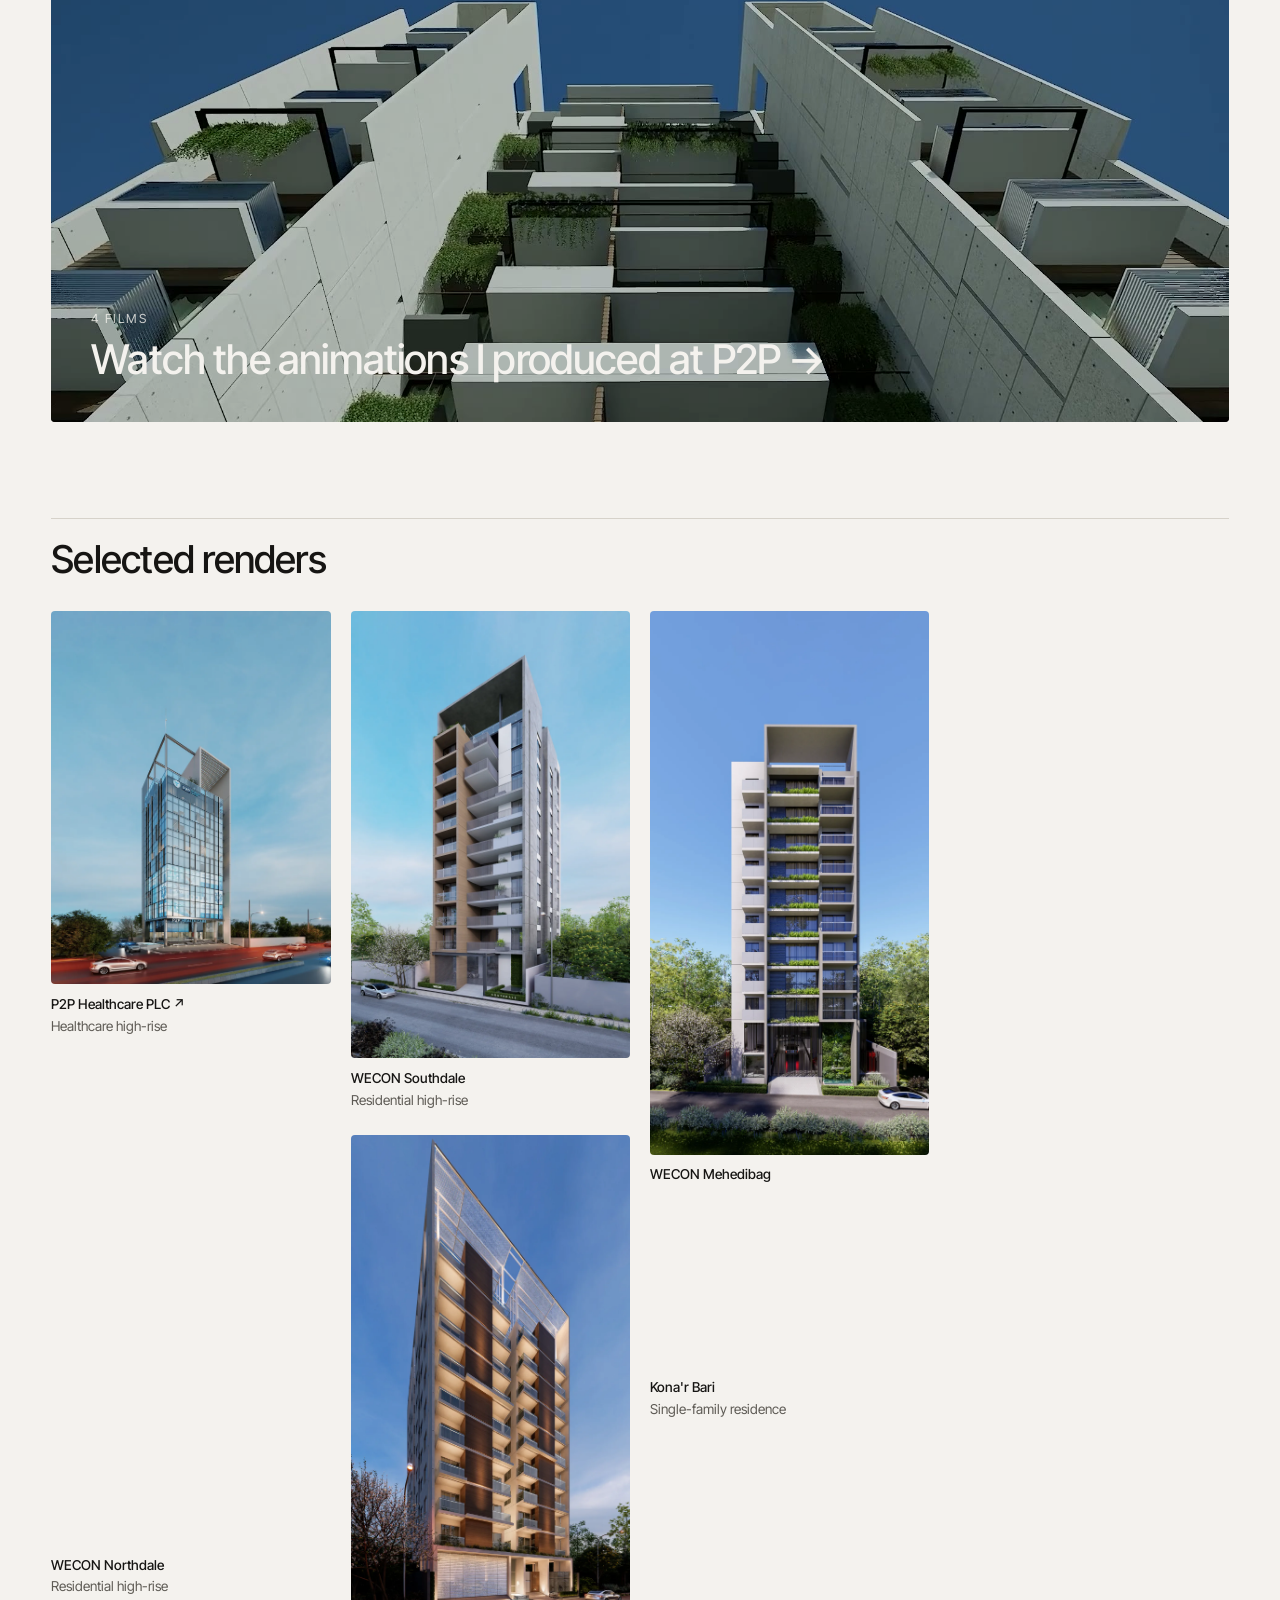
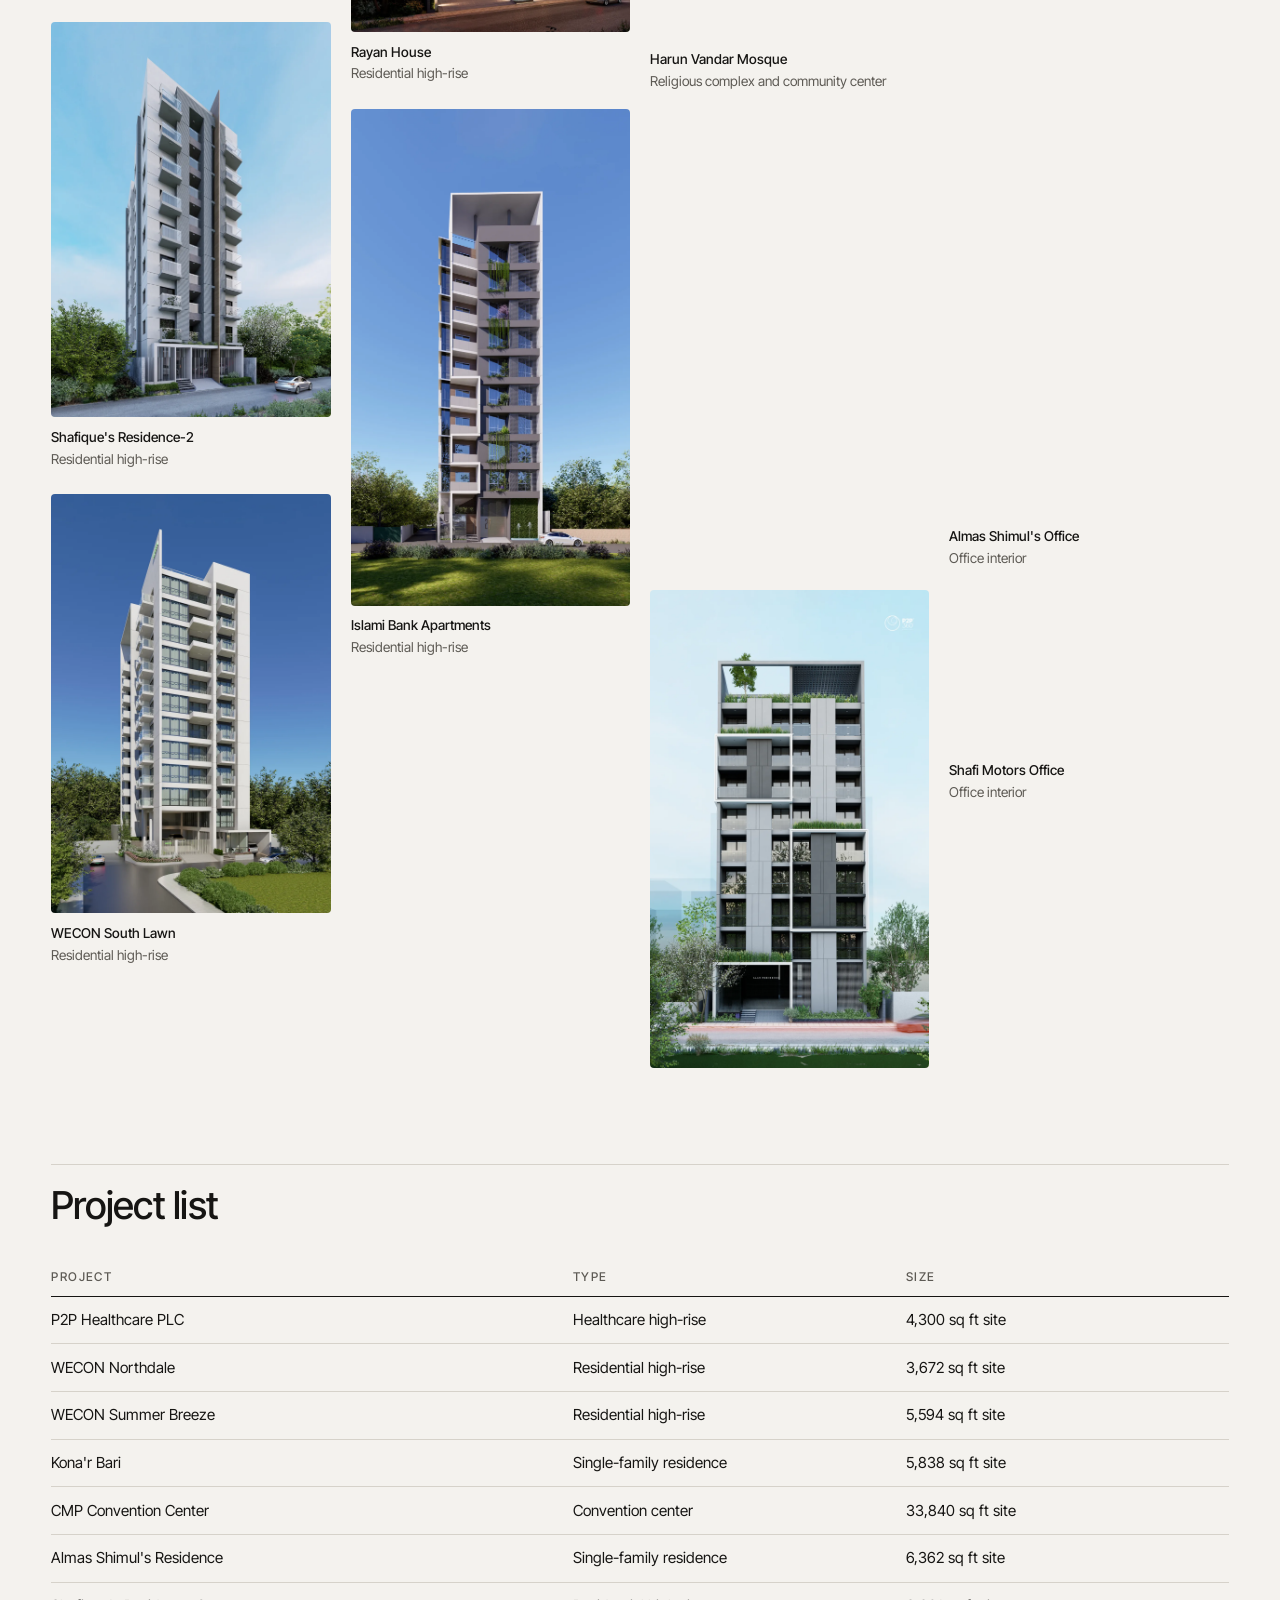
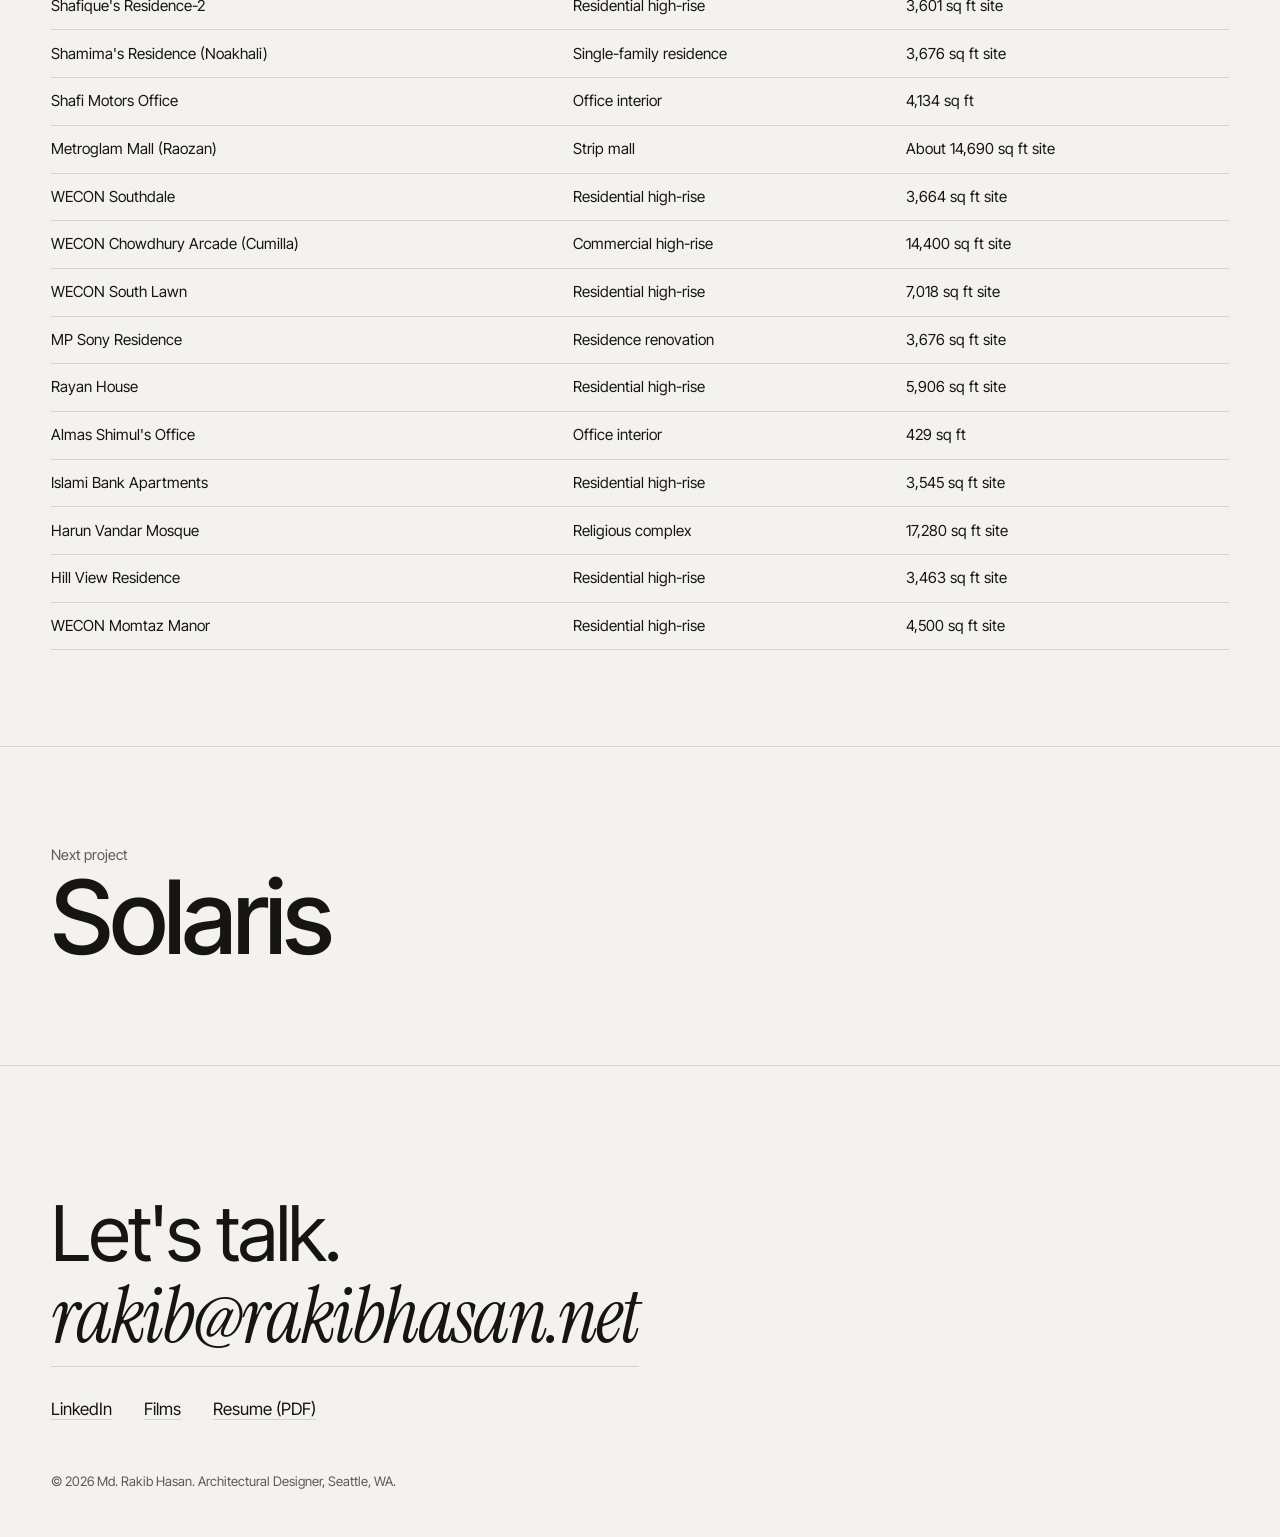
<file: docs/work/professional-work/index.html>
<!doctype html>
<html lang="en" data-theme="light">
<head>
<meta charset="utf-8">
<meta name="viewport" content="width=device-width, initial-scale=1">
<title>Professional Work | Md. Rakib Hasan</title>
<meta name="description" content="Professional Work: Facade design at Plan to Perfection, Bangladesh. Residential, commercial, healthcare, interiors, Chattogram, Bangladesh.">
<link rel="canonical" href="https://rakibhasan.net/work/professional-work/">
<meta property="og:title" content="Professional Work | Md. Rakib Hasan">
<meta property="og:description" content="Professional Work: Facade design at Plan to Perfection, Bangladesh. Residential, commercial, healthcare, interiors, Chattogram, Bangladesh.">
<meta property="og:type" content="website">
<meta property="og:url" content="https://rakibhasan.net/work/professional-work/">
<meta property="og:site_name" content="Md. Rakib Hasan">
<meta property="og:image" content="https://rakibhasan.net/assets/og/professional-work.jpg">
<meta property="og:image:width" content="1200">
<meta property="og:image:height" content="627">
<meta property="og:image:alt" content="Professional Work | Md. Rakib Hasan">
<meta name="twitter:card" content="summary_large_image">
<meta name="author" content="Md. Rakib Hasan">
<link rel="icon" href="data:image/svg+xml,%3Csvg xmlns='http://www.w3.org/2000/svg' viewBox='0 0 32 32'%3E%3Crect width='32' height='32' rx='6' fill='%23161513'/%3E%3Ctext x='16' y='22' font-family='Arial' font-size='14' font-weight='700' fill='%23f4f2ee' text-anchor='middle'%3ERH%3C/text%3E%3C/svg%3E">
<link rel="preconnect" href="https://fonts.googleapis.com">
<link rel="preconnect" href="https://fonts.gstatic.com" crossorigin>
<link rel="stylesheet" href="https://fonts.googleapis.com/css2?family=Inter+Tight:wght@300;400;500;600&family=Instrument+Serif:ital@0;1&display=swap">
<link rel="stylesheet" href="../../assets/css/style.css">
</head>
<body>
<header class="bar">
  <a class="mark" href="../../index.html">Md. Rakib Hasan</a>
  <nav><a href="../../index.html#work">Work</a><a href="../../films/">Films</a><a href="../../about/">About</a><a href="mailto:rakib@rakibhasan.net">Contact</a>
  <button class="theme" type="button" aria-label="Toggle dark mode"><span></span></button></nav>
</header>
<main>
<article class="project">
  <header class="project-hero">
    <img class="hero-img" src="../../assets/img/professional-work/wecon-northdale-1200.webp" srcset="../../assets/img/professional-work/wecon-northdale-1200.webp 1200w, ../../assets/img/professional-work/wecon-northdale-2400.webp 2400w" sizes="100vw" width="4000" height="6921" alt="Professional Work" fetchpriority="high" decoding="async">
    <div class="hero-title"><p class="eyebrow">02 / 05</p><h1>Professional Work</h1><p>Facade design at Plan to Perfection, Bangladesh</p></div>
  </header>
  <section class="project-intro">
    <dl class="meta"><div><dt>Type</dt><dd>Residential, commercial, healthcare, interiors</dd></div><div><dt>Location</dt><dd>Chattogram, Bangladesh</dd></div><div><dt>Year</dt><dd>2020 to 2024</dd></div><div><dt>Context</dt><dd>Plan to Perfection (P2P)</dd></div><div><dt>Role</dt><dd>Facade design and 3D visualization</dd></div><div><dt>Tools</dt><dd>AutoCAD, SketchUp, 3ds Max, D5 Render, Lumion, Photoshop</dd></div></dl>
    <div class="intro-text"><p>For four years at Plan to Perfection I led facade and envelope design on residential towers, private homes, commercial buildings and a healthcare high-rise, many of them for developer WECON. Across 20 projects, about 150,000 sq ft, 12 are built or under construction.</p><p>I also produced the firm&#x27;s visualization and cinematic animations, and received the firm&#x27;s Best Architect award for design excellence in 2024.</p><div class="facts"><div class="fact"><span>Projects</span><strong>20</strong></div><div class="fact"><span>Area</span><strong>About 150,000 sq ft</strong></div><div class="fact"><span>Built or under construction</span><strong>12</strong></div></div></div>
  </section>
  <section class="films-teaser reveal" id="films"><a href="../../films/"><img src="../../assets/video/reel-poster.jpg" alt="Still from the P2P animation reel" loading="lazy" width="1920" height="1080"><span class="films-teaser-text"><span class="eyebrow">4 films</span><strong>Watch the animations I produced at P2P &rarr;</strong></span></a></section><section class="gallery reveal"><h2>Selected renders</h2><div class="masonry"><figure class="zoom"><img class="" src="../../assets/img/professional-work/wecon-haqs-bay-1200.webp" srcset="../../assets/img/professional-work/wecon-haqs-bay-1200.webp 1200w, ../../assets/img/professional-work/wecon-haqs-bay-2400.webp 2400w" sizes="(min-width: 900px) 25vw, 50vw" width="4000" height="5344" alt="P2P Healthcare PLC" loading="lazy" decoding="async"><figcaption><strong><a href="https://p2phc.health/home" target="_blank" rel="noopener">P2P Healthcare PLC &#8599;</a></strong>Healthcare high-rise</figcaption></figure><figure class="zoom"><img class="" src="../../assets/img/professional-work/wecon-northdale-1200.webp" srcset="../../assets/img/professional-work/wecon-northdale-1200.webp 1200w, ../../assets/img/professional-work/wecon-northdale-2400.webp 2400w" sizes="(min-width: 900px) 25vw, 50vw" width="4000" height="6921" alt="WECON Northdale" loading="lazy" decoding="async"><figcaption><strong>WECON Northdale</strong>Residential high-rise</figcaption></figure><figure class="zoom"><img class="" src="../../assets/img/professional-work/shafique-residence-2-1200.webp" srcset="../../assets/img/professional-work/shafique-residence-2-1200.webp 1200w, ../../assets/img/professional-work/shafique-residence-2-2400.webp 2400w" sizes="(min-width: 900px) 25vw, 50vw" width="4000" height="5657" alt="Shafique&#x27;s Residence-2" loading="lazy" decoding="async"><figcaption><strong>Shafique&#x27;s Residence-2</strong>Residential high-rise</figcaption></figure><figure class="zoom"><img class="" src="../../assets/img/professional-work/wecon-south-lawn-1200.webp" srcset="../../assets/img/professional-work/wecon-south-lawn-1200.webp 1200w, ../../assets/img/professional-work/wecon-south-lawn-2400.webp 2400w" sizes="(min-width: 900px) 25vw, 50vw" width="4000" height="6000" alt="WECON South Lawn" loading="lazy" decoding="async"><figcaption><strong>WECON South Lawn</strong>Residential high-rise</figcaption></figure><figure class="zoom"><img class="" src="../../assets/img/professional-work/wecon-southdale-1200.webp" srcset="../../assets/img/professional-work/wecon-southdale-1200.webp 1200w, ../../assets/img/professional-work/wecon-southdale-2400.webp 2400w" sizes="(min-width: 900px) 25vw, 50vw" width="3750" height="6000" alt="WECON Southdale" loading="lazy" decoding="async"><figcaption><strong>WECON Southdale</strong>Residential high-rise</figcaption></figure><figure class="zoom"><img class="" src="../../assets/img/professional-work/rayan-house-1200.webp" srcset="../../assets/img/professional-work/rayan-house-1200.webp 1200w, ../../assets/img/professional-work/rayan-house-2400.webp 2400w" sizes="(min-width: 900px) 25vw, 50vw" width="4000" height="7112" alt="Rayan House" loading="lazy" decoding="async"><figcaption><strong>Rayan House</strong>Residential high-rise</figcaption></figure><figure class="zoom"><img class="" src="../../assets/img/professional-work/islami-bank-apt-1200.webp" srcset="../../assets/img/professional-work/islami-bank-apt-1200.webp 1200w, ../../assets/img/professional-work/islami-bank-apt-2400.webp 2400w" sizes="(min-width: 900px) 25vw, 50vw" width="5542" height="9851" alt="Islami Bank Apartments" loading="lazy" decoding="async"><figcaption><strong>Islami Bank Apartments</strong>Residential high-rise</figcaption></figure><figure class="zoom"><img class="" src="../../assets/img/professional-work/wecon-mehedibag-1200.webp" srcset="../../assets/img/professional-work/wecon-mehedibag-1200.webp 1200w, ../../assets/img/professional-work/wecon-mehedibag-2400.webp 2400w" sizes="(min-width: 900px) 25vw, 50vw" width="2500" height="4864" alt="WECON Mehedibag" loading="lazy" decoding="async"><figcaption><strong>WECON Mehedibag</strong></figcaption></figure><figure class="zoom"><img class="" src="../../assets/img/professional-work/konar-bari-1200.webp" srcset="../../assets/img/professional-work/konar-bari-1200.webp 1200w, ../../assets/img/professional-work/konar-bari-2400.webp 2400w" sizes="(min-width: 900px) 25vw, 50vw" width="7680" height="4320" alt="Kona&#x27;r Bari" loading="lazy" decoding="async"><figcaption><strong>Kona&#x27;r Bari</strong>Single-family residence</figcaption></figure><figure class="zoom"><img class="" src="../../assets/img/professional-work/harun-vandar-mosque-1200.webp" srcset="../../assets/img/professional-work/harun-vandar-mosque-1200.webp 1200w, ../../assets/img/professional-work/harun-vandar-mosque-2400.webp 2400w" sizes="(min-width: 900px) 25vw, 50vw" width="3400" height="2378" alt="Harun Vandar Mosque" loading="lazy" decoding="async"><figcaption><strong>Harun Vandar Mosque</strong>Religious complex and community center</figcaption></figure><figure class="zoom"><img class="" src="../../assets/img/professional-work/tower-c-night-1200.webp" srcset="../../assets/img/professional-work/tower-c-night-1200.webp 1200w, ../../assets/img/professional-work/tower-c-night-2400.webp 2400w" sizes="(min-width: 900px) 25vw, 50vw" width="2800" height="4500" alt="Professional Work" loading="lazy" decoding="async"></figure><figure class="zoom"><img class="" src="../../assets/img/professional-work/tower-c8-1200.webp" srcset="../../assets/img/professional-work/tower-c8-1200.webp 1200w, ../../assets/img/professional-work/tower-c8-2400.webp 2400w" sizes="(min-width: 900px) 25vw, 50vw" width="3800" height="6500" alt="Professional Work" loading="lazy" decoding="async"></figure><figure class="zoom"><img class="" src="../../assets/img/professional-work/tower-a10-1200.webp" srcset="../../assets/img/professional-work/tower-a10-1200.webp 1200w, ../../assets/img/professional-work/tower-a10-2400.webp 2400w" sizes="(min-width: 900px) 25vw, 50vw" width="4000" height="6000" alt="Professional Work" loading="lazy" decoding="async"></figure><figure class="zoom"><img class="" src="../../assets/img/professional-work/commercial-d5c-1200.webp" srcset="../../assets/img/professional-work/commercial-d5c-1200.webp 1200w, ../../assets/img/professional-work/commercial-d5c-2400.webp 2400w" sizes="(min-width: 900px) 25vw, 50vw" width="4000" height="2828" alt="Professional Work" loading="lazy" decoding="async"></figure><figure class="zoom"><img class="" src="../../assets/img/professional-work/residence-000-1200.webp" srcset="../../assets/img/professional-work/residence-000-1200.webp 1200w, ../../assets/img/professional-work/residence-000-2400.webp 2400w" sizes="(min-width: 900px) 25vw, 50vw" width="3840" height="2160" alt="Professional Work" loading="lazy" decoding="async"></figure><figure class="zoom"><img class="" src="../../assets/img/professional-work/residence-20220622-1200.webp" srcset="../../assets/img/professional-work/residence-20220622-1200.webp 1200w, ../../assets/img/professional-work/residence-20220622-2400.webp 2400w" sizes="(min-width: 900px) 25vw, 50vw" width="3000" height="2098" alt="Professional Work" loading="lazy" decoding="async"></figure><figure class="zoom"><img class="" src="../../assets/img/professional-work/residence-20230805-1200.webp" srcset="../../assets/img/professional-work/residence-20230805-1200.webp 1200w, ../../assets/img/professional-work/residence-20230805-2400.webp 2400w" sizes="(min-width: 900px) 25vw, 50vw" width="5000" height="1800" alt="Professional Work" loading="lazy" decoding="async"></figure><figure class="zoom"><img class="" src="../../assets/img/professional-work/building-a-1200.webp" srcset="../../assets/img/professional-work/building-a-1200.webp 1200w, ../../assets/img/professional-work/building-a-2400.webp 2400w" sizes="(min-width: 900px) 25vw, 50vw" width="3840" height="2160" alt="Professional Work" loading="lazy" decoding="async"></figure><figure class="zoom"><img class="" src="../../assets/img/professional-work/almas-shimul-office-1200.webp" srcset="../../assets/img/professional-work/almas-shimul-office-1200.webp 1200w, ../../assets/img/professional-work/almas-shimul-office-2400.webp 2400w" sizes="(min-width: 900px) 25vw, 50vw" width="2284" height="1098" alt="Almas Shimul&#x27;s Office" loading="lazy" decoding="async"><figcaption><strong>Almas Shimul&#x27;s Office</strong>Office interior</figcaption></figure><figure class="zoom"><img class="" src="../../assets/img/professional-work/shafi-motors-office-1200.webp" srcset="../../assets/img/professional-work/shafi-motors-office-1200.webp 1200w, ../../assets/img/professional-work/shafi-motors-office-2400.webp 2400w" sizes="(min-width: 900px) 25vw, 50vw" width="2400" height="1350" alt="Shafi Motors Office" loading="lazy" decoding="async"><figcaption><strong>Shafi Motors Office</strong>Office interior</figcaption></figure></div></section><section class="table-wrap reveal"><h2>Project list</h2><div class="scroll"><table><thead><tr><th>Project</th><th>Type</th><th>Size</th></tr></thead><tbody><tr><td>P2P Healthcare PLC</td><td>Healthcare high-rise</td><td>4,300 sq ft site</td></tr><tr><td>WECON Northdale</td><td>Residential high-rise</td><td>3,672 sq ft site</td></tr><tr><td>WECON Summer Breeze</td><td>Residential high-rise</td><td>5,594 sq ft site</td></tr><tr><td>Kona&#x27;r Bari</td><td>Single-family residence</td><td>5,838 sq ft site</td></tr><tr><td>CMP Convention Center</td><td>Convention center</td><td>33,840 sq ft site</td></tr><tr><td>Almas Shimul&#x27;s Residence</td><td>Single-family residence</td><td>6,362 sq ft site</td></tr><tr><td>Shafique&#x27;s Residence-2</td><td>Residential high-rise</td><td>3,601 sq ft site</td></tr><tr><td>Shamima&#x27;s Residence (Noakhali)</td><td>Single-family residence</td><td>3,676 sq ft site</td></tr><tr><td>Shafi Motors Office</td><td>Office interior</td><td>4,134 sq ft</td></tr><tr><td>Metroglam Mall (Raozan)</td><td>Strip mall</td><td>About 14,690 sq ft site</td></tr><tr><td>WECON Southdale</td><td>Residential high-rise</td><td>3,664 sq ft site</td></tr><tr><td>WECON Chowdhury Arcade (Cumilla)</td><td>Commercial high-rise</td><td>14,400 sq ft site</td></tr><tr><td>WECON South Lawn</td><td>Residential high-rise</td><td>7,018 sq ft site</td></tr><tr><td>MP Sony Residence</td><td>Residence renovation</td><td>3,676 sq ft site</td></tr><tr><td>Rayan House</td><td>Residential high-rise</td><td>5,906 sq ft site</td></tr><tr><td>Almas Shimul&#x27;s Office</td><td>Office interior</td><td>429 sq ft</td></tr><tr><td>Islami Bank Apartments</td><td>Residential high-rise</td><td>3,545 sq ft site</td></tr><tr><td>Harun Vandar Mosque</td><td>Religious complex</td><td>17,280 sq ft site</td></tr><tr><td>Hill View Residence</td><td>Residential high-rise</td><td>3,463 sq ft site</td></tr><tr><td>WECON Momtaz Manor</td><td>Residential high-rise</td><td>4,500 sq ft site</td></tr></tbody></table></div></section>
  <a class="next" href="../../work/solaris/"><span>Next project</span><strong>Solaris</strong></a>
</article>
</main>
<footer class="foot" id="contact">
  <p class="foot-big">Let's talk.<br><a href="mailto:rakib@rakibhasan.net">rakib@rakibhasan.net</a></p>
  <ul>
    <li><a href="https://www.linkedin.com/in/rakibwsu" target="_blank" rel="noopener">LinkedIn</a></li>
    <li><a href="../../films/">Films</a></li>
    <li><a href="../../assets/Md-Rakib-Hasan-Resume.pdf" target="_blank" rel="noopener">Resume (PDF)</a></li>
  </ul>
  <p class="small">&copy; 2026 Md. Rakib Hasan. Architectural Designer, Seattle, WA.</p>
</footer>
<div class="lightbox" hidden><button type="button" aria-label="Close">&times;</button><img alt=""></div>
<script src="../../assets/js/main.js"></script>
</body>
</html>
</file>
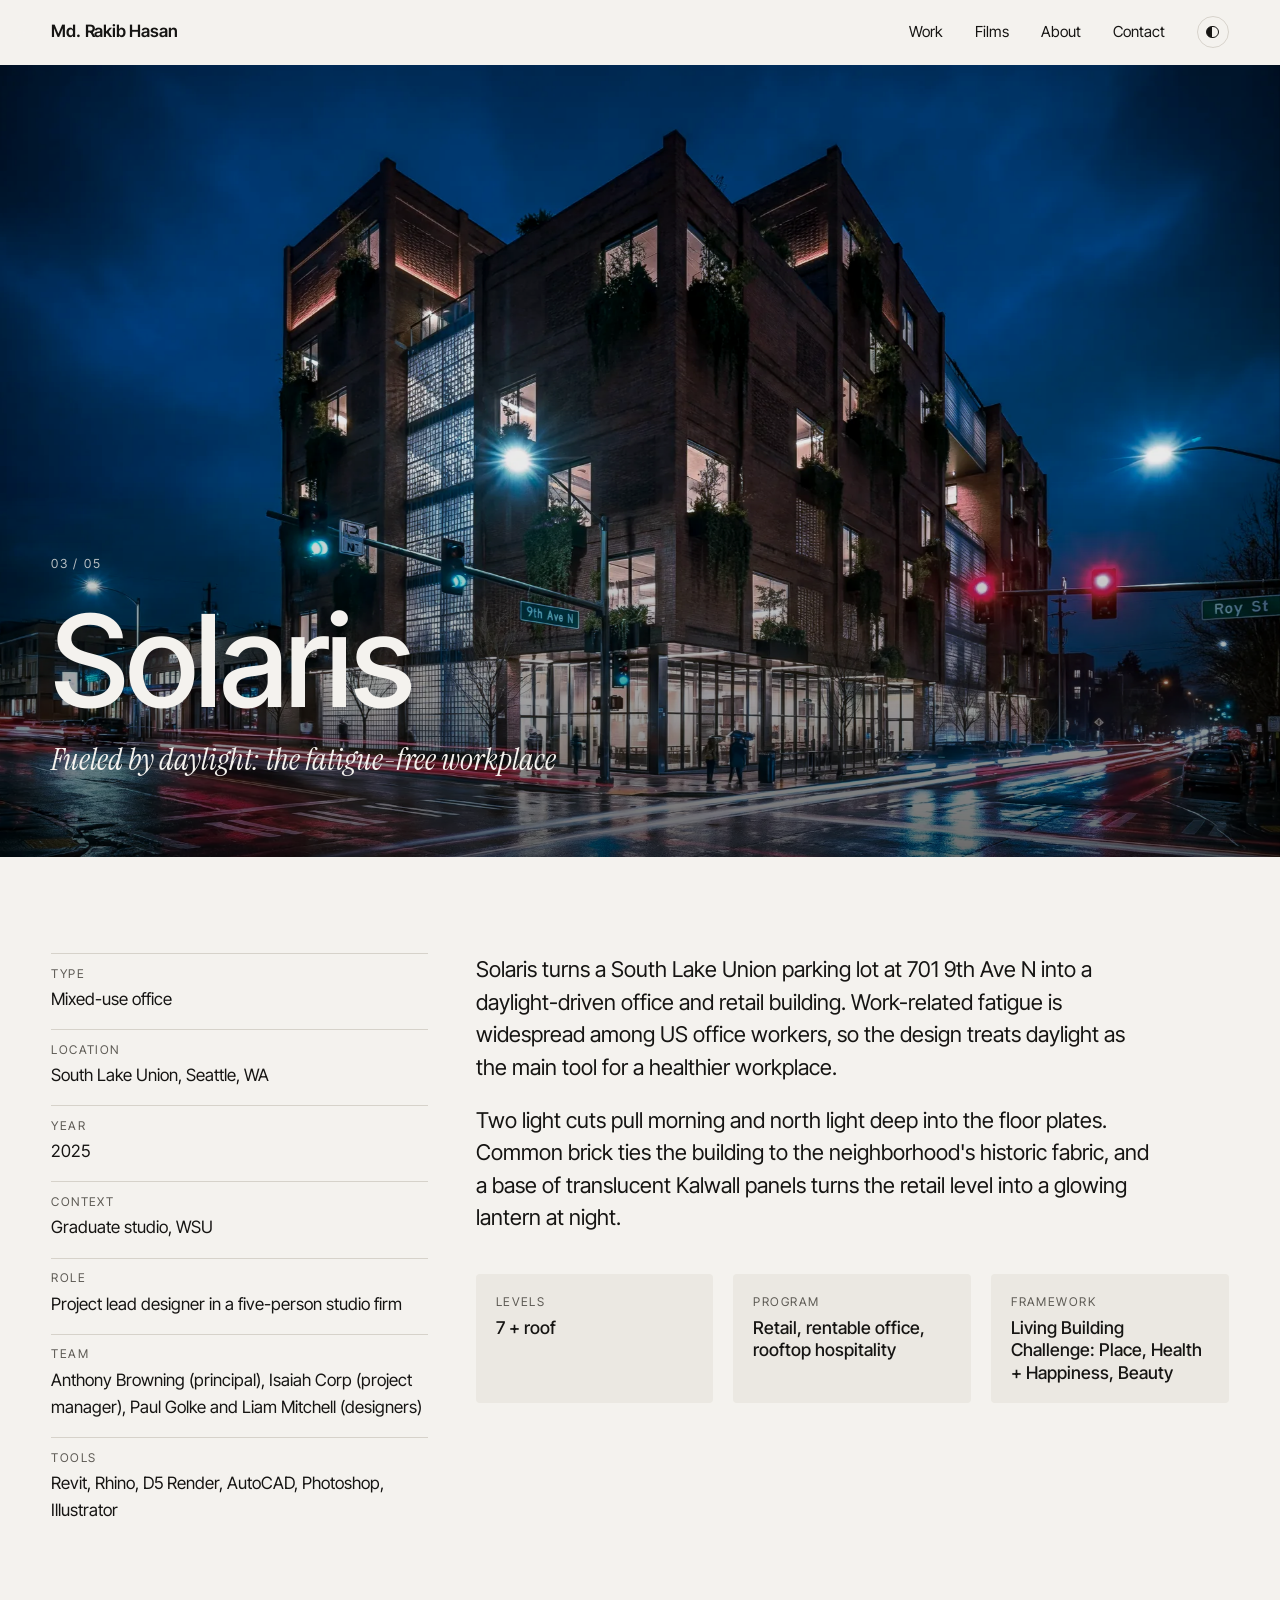
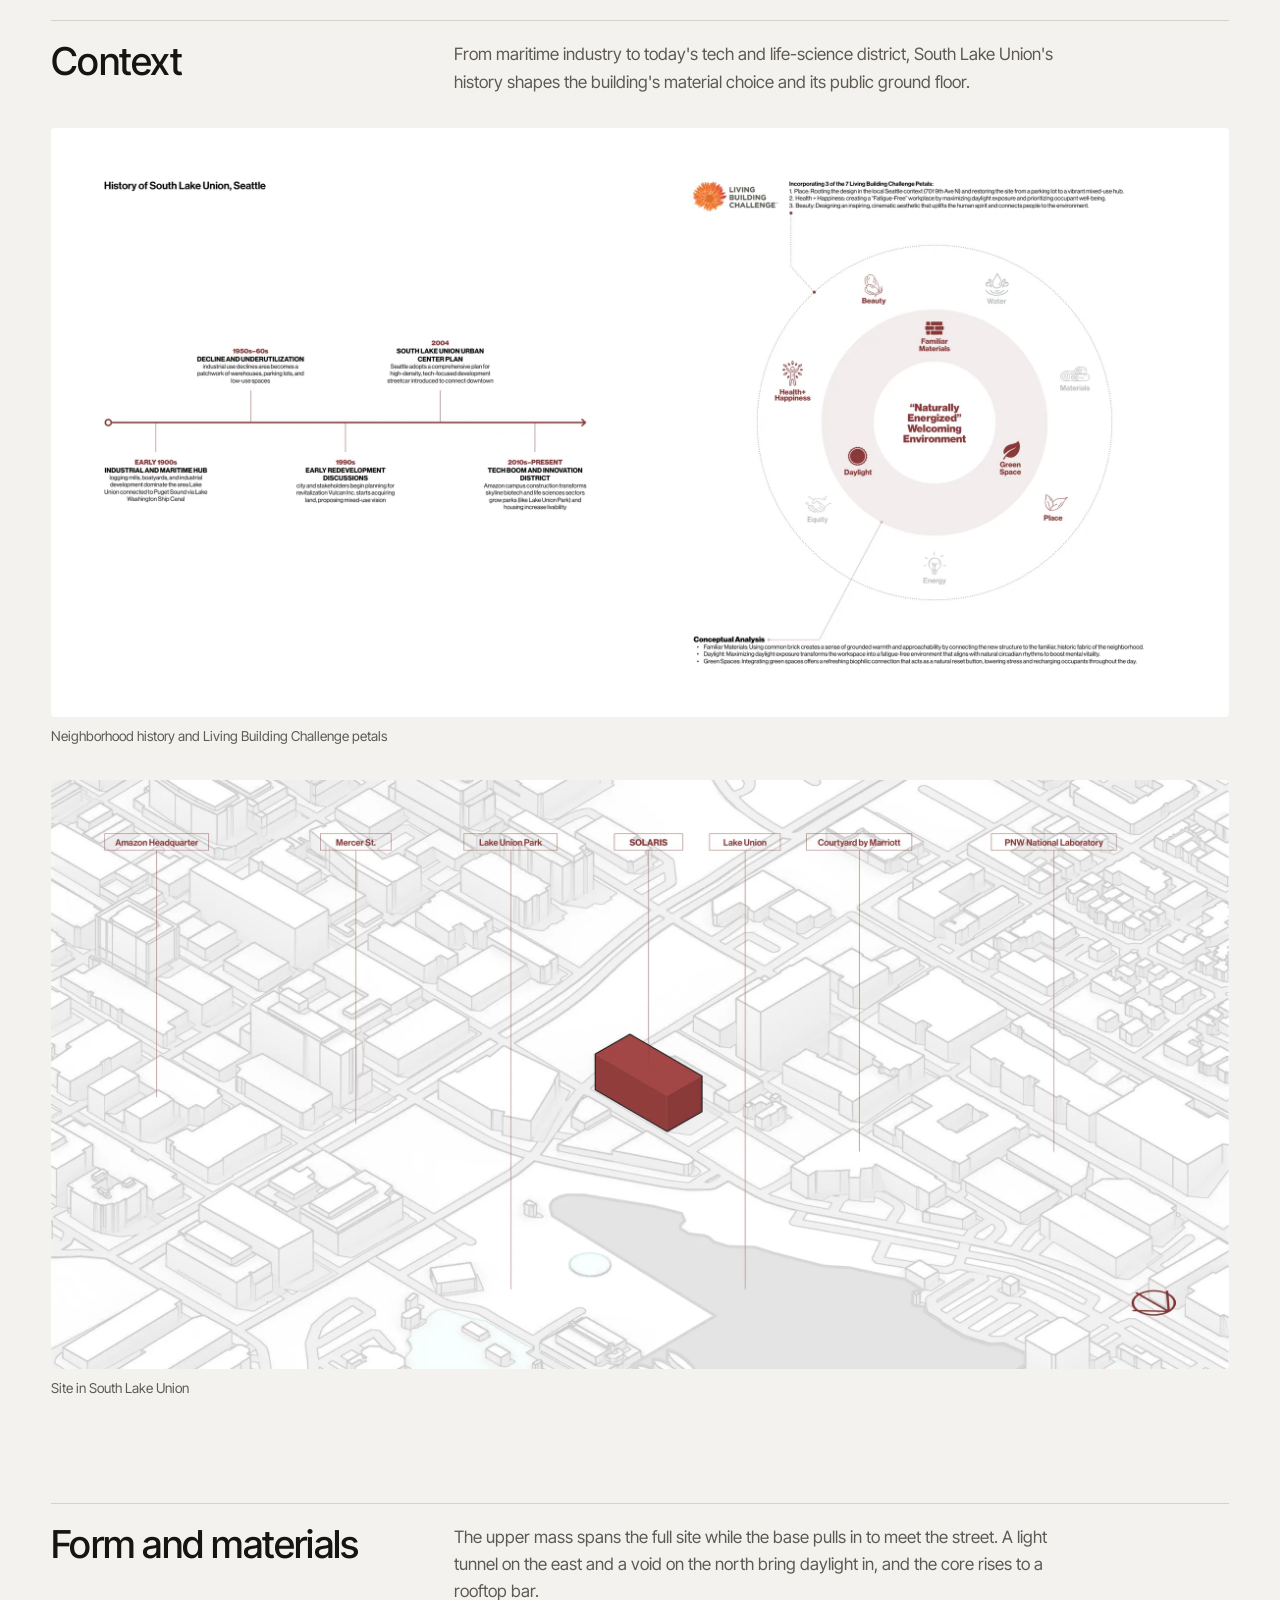
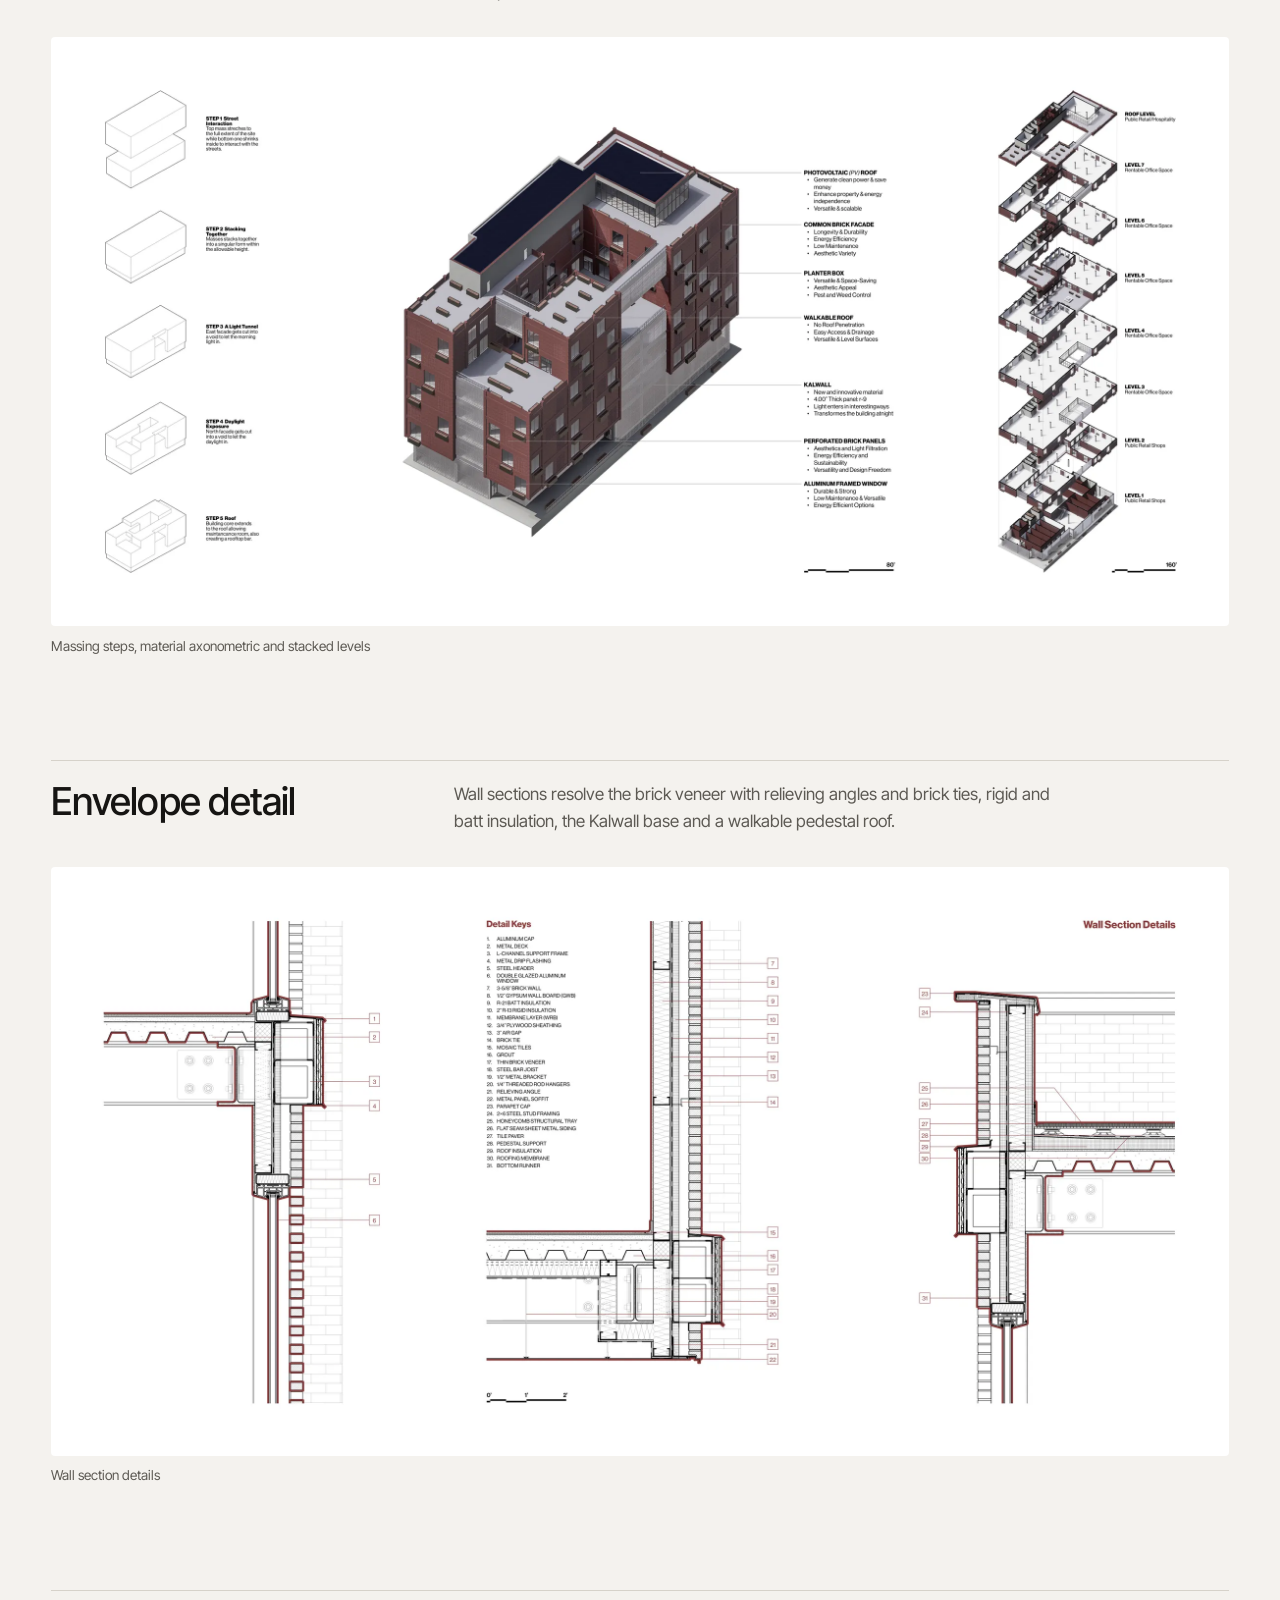
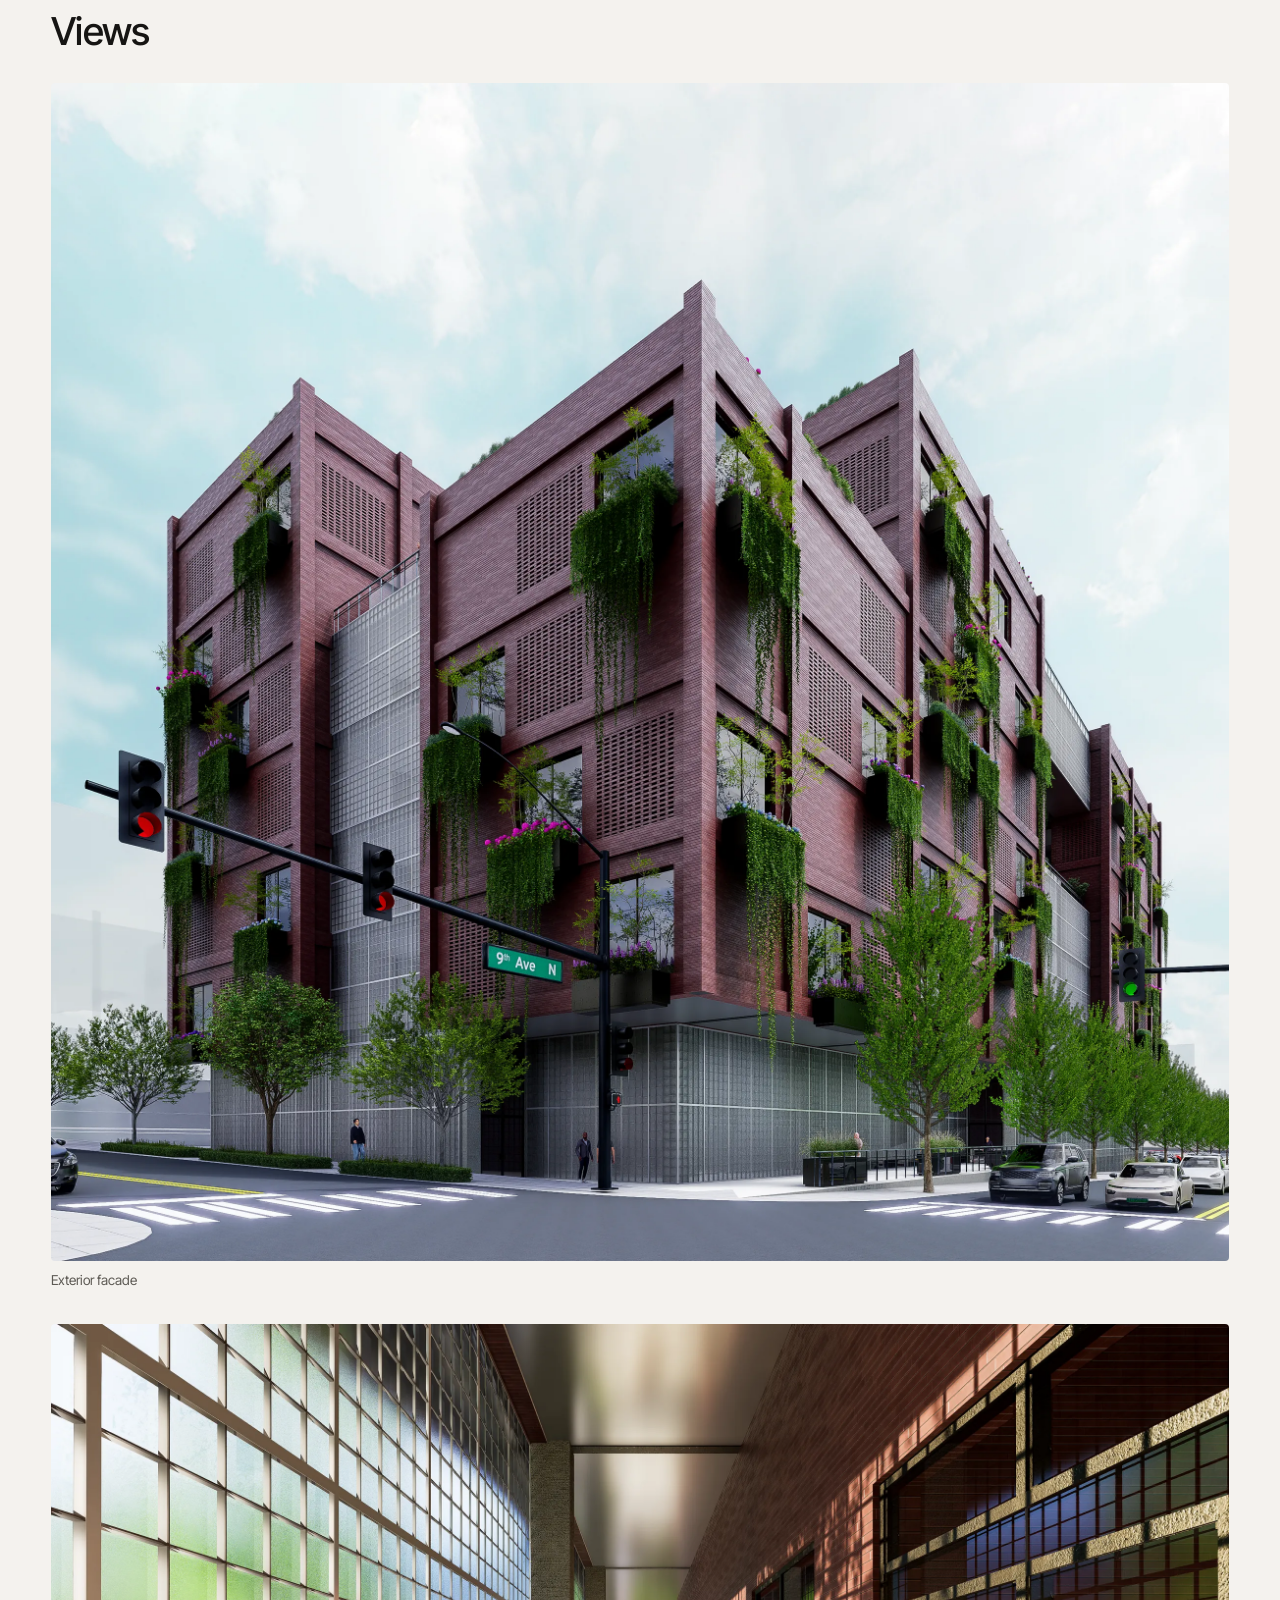
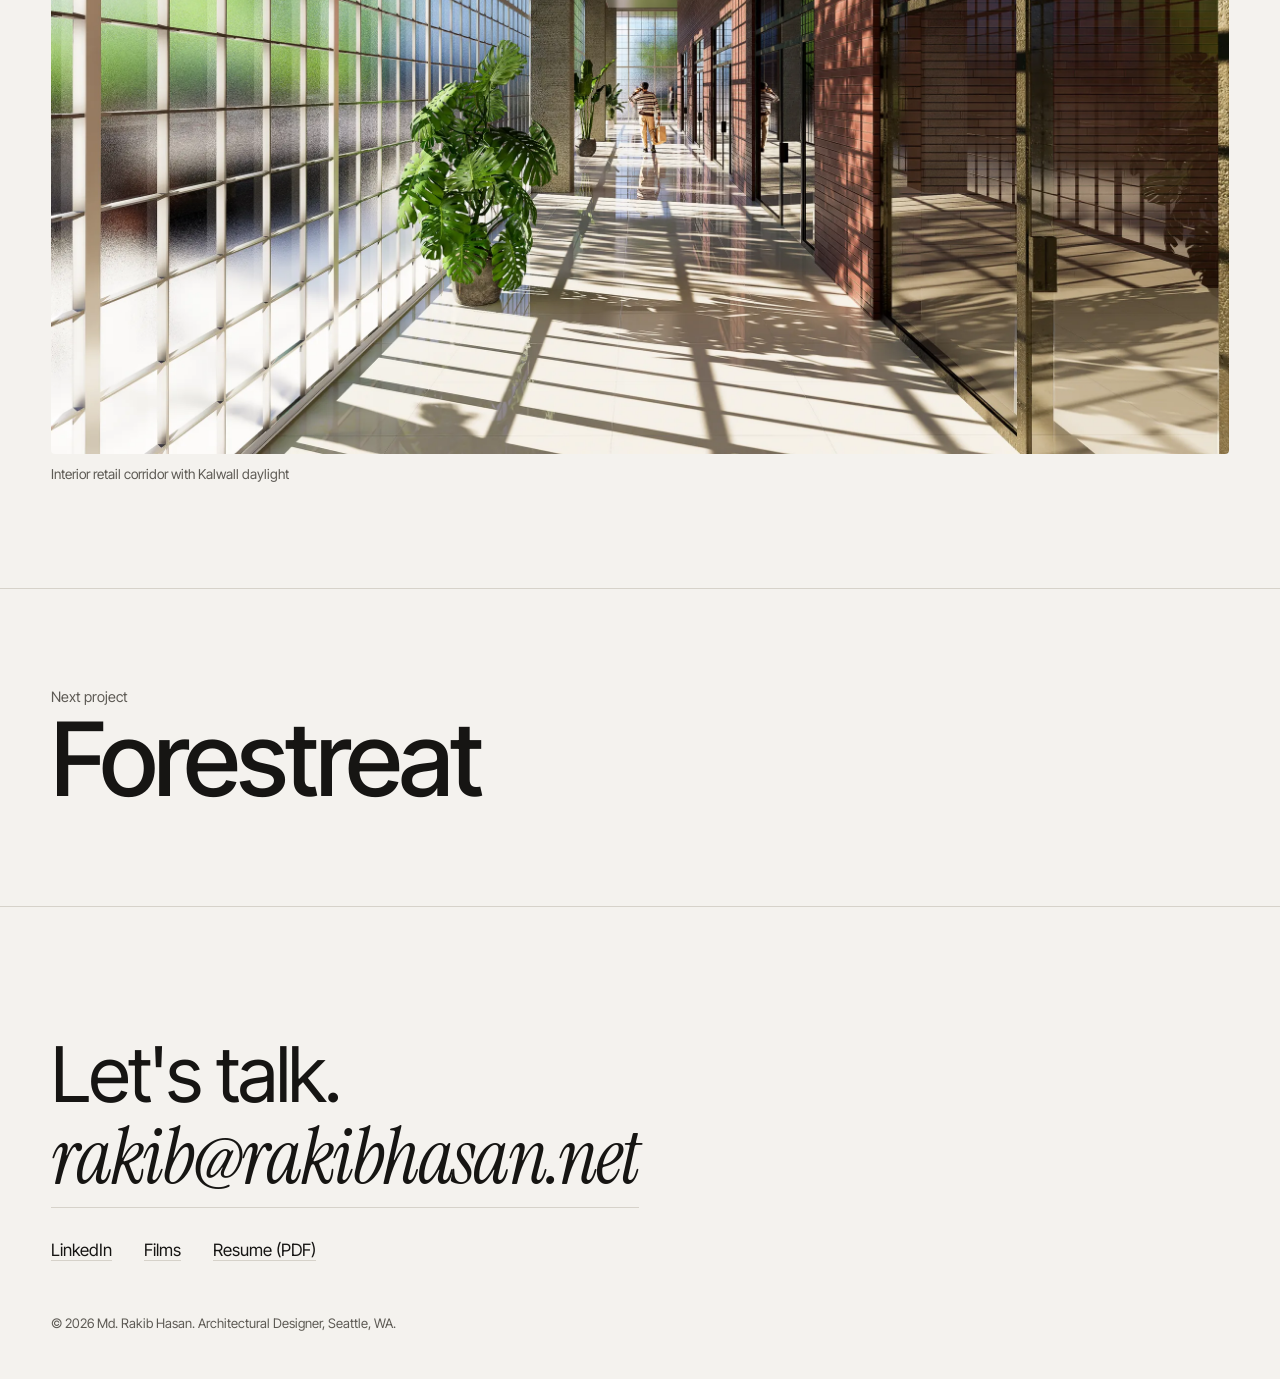
<file: docs/work/solaris/index.html>
<!doctype html>
<html lang="en" data-theme="light">
<head>
<meta charset="utf-8">
<meta name="viewport" content="width=device-width, initial-scale=1">
<title>Solaris | Md. Rakib Hasan</title>
<meta name="description" content="Solaris: Fueled by daylight: the fatigue-free workplace. Mixed-use office, South Lake Union, Seattle, WA.">
<link rel="canonical" href="https://rakibhasan.net/work/solaris/">
<meta property="og:title" content="Solaris | Md. Rakib Hasan">
<meta property="og:description" content="Solaris: Fueled by daylight: the fatigue-free workplace. Mixed-use office, South Lake Union, Seattle, WA.">
<meta property="og:type" content="website">
<meta property="og:url" content="https://rakibhasan.net/work/solaris/">
<meta property="og:site_name" content="Md. Rakib Hasan">
<meta property="og:image" content="https://rakibhasan.net/assets/og/solaris.jpg">
<meta property="og:image:width" content="1200">
<meta property="og:image:height" content="627">
<meta property="og:image:alt" content="Solaris | Md. Rakib Hasan">
<meta name="twitter:card" content="summary_large_image">
<meta name="author" content="Md. Rakib Hasan">
<link rel="icon" href="data:image/svg+xml,%3Csvg xmlns='http://www.w3.org/2000/svg' viewBox='0 0 32 32'%3E%3Crect width='32' height='32' rx='6' fill='%23161513'/%3E%3Ctext x='16' y='22' font-family='Arial' font-size='14' font-weight='700' fill='%23f4f2ee' text-anchor='middle'%3ERH%3C/text%3E%3C/svg%3E">
<link rel="preconnect" href="https://fonts.googleapis.com">
<link rel="preconnect" href="https://fonts.gstatic.com" crossorigin>
<link rel="stylesheet" href="https://fonts.googleapis.com/css2?family=Inter+Tight:wght@300;400;500;600&family=Instrument+Serif:ital@0;1&display=swap">
<link rel="stylesheet" href="../../assets/css/style.css">
</head>
<body>
<header class="bar">
  <a class="mark" href="../../index.html">Md. Rakib Hasan</a>
  <nav><a href="../../index.html#work">Work</a><a href="../../films/">Films</a><a href="../../about/">About</a><a href="mailto:rakib@rakibhasan.net">Contact</a>
  <button class="theme" type="button" aria-label="Toggle dark mode"><span></span></button></nav>
</header>
<main>
<article class="project">
  <header class="project-hero">
    <img class="hero-img" src="../../assets/img/solaris/hero-1200.webp" srcset="../../assets/img/solaris/hero-1200.webp 1200w, ../../assets/img/solaris/hero-2400.webp 2400w" sizes="100vw" width="5107" height="2553" alt="Solaris" fetchpriority="high" decoding="async">
    <div class="hero-title"><p class="eyebrow">03 / 05</p><h1>Solaris</h1><p>Fueled by daylight: the fatigue-free workplace</p></div>
  </header>
  <section class="project-intro">
    <dl class="meta"><div><dt>Type</dt><dd>Mixed-use office</dd></div><div><dt>Location</dt><dd>South Lake Union, Seattle, WA</dd></div><div><dt>Year</dt><dd>2025</dd></div><div><dt>Context</dt><dd>Graduate studio, WSU</dd></div><div><dt>Role</dt><dd>Project lead designer in a five-person studio firm</dd></div><div><dt>Team</dt><dd>Anthony Browning (principal), Isaiah Corp (project manager), Paul Golke and Liam Mitchell (designers)</dd></div><div><dt>Tools</dt><dd>Revit, Rhino, D5 Render, AutoCAD, Photoshop, Illustrator</dd></div></dl>
    <div class="intro-text"><p>Solaris turns a South Lake Union parking lot at 701 9th Ave N into a daylight-driven office and retail building. Work-related fatigue is widespread among US office workers, so the design treats daylight as the main tool for a healthier workplace.</p><p>Two light cuts pull morning and north light deep into the floor plates. Common brick ties the building to the neighborhood&#x27;s historic fabric, and a base of translucent Kalwall panels turns the retail level into a glowing lantern at night.</p><div class="facts"><div class="fact"><span>Levels</span><strong>7 + roof</strong></div><div class="fact"><span>Program</span><strong>Retail, rentable office, rooftop hospitality</strong></div><div class="fact"><span>Framework</span><strong>Living Building Challenge: Place, Health + Happiness, Beauty</strong></div></div></div>
  </section>
  <section class="chapter reveal"><div class="chapter-text"><h2>Context</h2><p>From maritime industry to today&#x27;s tech and life-science district, South Lake Union&#x27;s history shapes the building&#x27;s material choice and its public ground floor.</p></div><div class="chapter-figs"><figure class="zoom"><img class="" src="../../assets/img/solaris/context-1200.webp" srcset="../../assets/img/solaris/context-1200.webp 1200w, ../../assets/img/solaris/context-2400.webp 2400w" sizes="(min-width: 1400px) 1400px, 100vw" width="3200" height="1600" alt="Neighborhood history and Living Building Challenge petals" loading="lazy" decoding="async"><figcaption>Neighborhood history and Living Building Challenge petals</figcaption></figure><figure class="zoom"><img class="" src="../../assets/img/solaris/site-1200.webp" srcset="../../assets/img/solaris/site-1200.webp 1200w, ../../assets/img/solaris/site-2400.webp 2400w" sizes="(min-width: 1400px) 1400px, 100vw" width="3200" height="1600" alt="Site in South Lake Union" loading="lazy" decoding="async"><figcaption>Site in South Lake Union</figcaption></figure></div></section><section class="chapter reveal"><div class="chapter-text"><h2>Form and materials</h2><p>The upper mass spans the full site while the base pulls in to meet the street. A light tunnel on the east and a void on the north bring daylight in, and the core rises to a rooftop bar.</p></div><div class="chapter-figs"><figure class="zoom"><img class="" src="../../assets/img/solaris/axon-1200.webp" srcset="../../assets/img/solaris/axon-1200.webp 1200w, ../../assets/img/solaris/axon-2400.webp 2400w" sizes="(min-width: 1400px) 1400px, 100vw" width="3200" height="1600" alt="Massing steps, material axonometric and stacked levels" loading="lazy" decoding="async"><figcaption>Massing steps, material axonometric and stacked levels</figcaption></figure></div></section><section class="chapter reveal"><div class="chapter-text"><h2>Envelope detail</h2><p>Wall sections resolve the brick veneer with relieving angles and brick ties, rigid and batt insulation, the Kalwall base and a walkable pedestal roof.</p></div><div class="chapter-figs"><figure class="zoom"><img class="" src="../../assets/img/solaris/wall-sections-1200.webp" srcset="../../assets/img/solaris/wall-sections-1200.webp 1200w, ../../assets/img/solaris/wall-sections-2400.webp 2400w" sizes="(min-width: 1400px) 1400px, 100vw" width="3200" height="1600" alt="Wall section details" loading="lazy" decoding="async"><figcaption>Wall section details</figcaption></figure></div></section><section class="chapter reveal"><div class="chapter-text"><h2>Views</h2></div><div class="chapter-figs"><figure class="zoom"><img class="" src="../../assets/img/solaris/exterior-day-1200.webp" srcset="../../assets/img/solaris/exterior-day-1200.webp 1200w, ../../assets/img/solaris/exterior-day-2400.webp 2400w" sizes="(min-width: 1400px) 1400px, 100vw" width="2735" height="2735" alt="Exterior facade" loading="lazy" decoding="async"><figcaption>Exterior facade</figcaption></figure><figure class="zoom"><img class="" src="../../assets/img/solaris/retail-corridor-1200.webp" srcset="../../assets/img/solaris/retail-corridor-1200.webp 1200w, ../../assets/img/solaris/retail-corridor-2400.webp 2400w" sizes="(min-width: 1400px) 1400px, 100vw" width="3840" height="2381" alt="Interior retail corridor with Kalwall daylight" loading="lazy" decoding="async"><figcaption>Interior retail corridor with Kalwall daylight</figcaption></figure></div></section>
  <a class="next" href="../../work/forestreat/"><span>Next project</span><strong>Forestreat</strong></a>
</article>
</main>
<footer class="foot" id="contact">
  <p class="foot-big">Let's talk.<br><a href="mailto:rakib@rakibhasan.net">rakib@rakibhasan.net</a></p>
  <ul>
    <li><a href="https://www.linkedin.com/in/rakibwsu" target="_blank" rel="noopener">LinkedIn</a></li>
    <li><a href="../../films/">Films</a></li>
    <li><a href="../../assets/Md-Rakib-Hasan-Resume.pdf" target="_blank" rel="noopener">Resume (PDF)</a></li>
  </ul>
  <p class="small">&copy; 2026 Md. Rakib Hasan. Architectural Designer, Seattle, WA.</p>
</footer>
<div class="lightbox" hidden><button type="button" aria-label="Close">&times;</button><img alt=""></div>
<script src="../../assets/js/main.js"></script>
</body>
</html>
</file>
<file: docs/assets/css/style.css>
/* Md. Rakib Hasan portfolio. Tokens first; dark mode swaps tokens only. */
:root {
  --bg: #f4f2ee;
  --bg-2: #ebe8e2;
  --ink: #161513;
  --ink-2: #5d5a54;
  --line: #d6d2ca;
  --accent: #b0512f;
  --sans: "Inter Tight", "Helvetica Neue", Arial, sans-serif;
  --serif: "Instrument Serif", Georgia, "Times New Roman", serif;
  --pad: clamp(1.25rem, 4vw, 3.5rem);
  --max: 1440px;
  color-scheme: light;
}
:root[data-theme="dark"] {
  --bg: #121210; --bg-2: #1c1b19; --ink: #efece6; --ink-2: #a19d95; --line: #2f2d29; --accent: #e0835d;
  color-scheme: dark;
}
@media (prefers-color-scheme: dark) {
  :root:not([data-theme="light"]) {
    --bg: #121210; --bg-2: #1c1b19; --ink: #efece6; --ink-2: #a19d95; --line: #2f2d29; --accent: #e0835d;
    color-scheme: dark;
  }
}

*, *::before, *::after { box-sizing: border-box; }
html { scroll-behavior: smooth; }
body {
  margin: 0; background: var(--bg); color: var(--ink);
  font: 400 1.0625rem/1.6 var(--sans); -webkit-font-smoothing: antialiased;
  transition: background .3s, color .3s;
}
img { display: block; max-width: 100%; height: auto; }
a { color: inherit; text-decoration: none; }
h1, h2, h3 { font-weight: 500; letter-spacing: -0.02em; line-height: 1.05; margin: 0; }
em { font-family: var(--serif); font-style: italic; font-weight: 400; }
.eyebrow { font-size: .78rem; letter-spacing: .14em; text-transform: uppercase; color: var(--ink-2); margin: 0 0 1.25rem; }
.small { font-size: .82rem; color: var(--ink-2); }

/* Top bar */
.bar {
  position: sticky; top: 0; z-index: 20; display: flex; justify-content: space-between; align-items: center;
  padding: 1rem var(--pad); background: color-mix(in srgb, var(--bg) 82%, transparent);
  backdrop-filter: blur(14px); -webkit-backdrop-filter: blur(14px); border-bottom: 1px solid transparent;
  transition: border-color .3s;
}
.bar.scrolled { border-color: var(--line); }
.mark { font-weight: 600; letter-spacing: -0.01em; }
.bar nav { display: flex; gap: clamp(1rem, 2.5vw, 2rem); align-items: center; font-size: .95rem; }
.bar nav a { position: relative; }
.bar nav a::after { content: ""; position: absolute; left: 0; bottom: -2px; width: 100%; height: 1px; background: currentColor; transform: scaleX(0); transform-origin: left; transition: transform .3s; }
.bar nav a:hover::after { transform: scaleX(1); }
@media (max-width: 480px) {
  .bar nav { gap: .9rem; font-size: .88rem; }
  .bar nav a[href^="mailto:"] { display: none; }
}
.theme { width: 2rem; height: 2rem; border: 1px solid var(--line); border-radius: 50%; background: none; cursor: pointer; display: grid; place-items: center; padding: 0; }
.theme span { width: .8rem; height: .8rem; border-radius: 50%; background: linear-gradient(90deg, var(--ink) 50%, transparent 50%); border: 1.5px solid var(--ink); }

/* Home intro */
.intro { max-width: var(--max); margin: 0 auto; padding: clamp(4rem, 12vw, 10rem) var(--pad) clamp(3rem, 8vw, 6rem); }
.intro h1 { font-size: clamp(2.6rem, 7.2vw, 6.6rem); max-width: 14ch; }
.lede { font-size: clamp(1.1rem, 1.6vw, 1.35rem); color: var(--ink-2); max-width: 46ch; margin: 2rem 0 0; }
.cta { display: flex; gap: 1.5rem; align-items: center; margin-top: 2.5rem; flex-wrap: wrap; }
.btn { background: var(--ink); color: var(--bg); padding: .85rem 1.5rem; border-radius: 999px; font-weight: 500; transition: transform .2s, background .2s; }
.btn:hover { transform: translateY(-2px); background: var(--accent); }
.link { border-bottom: 1px solid var(--line); padding-bottom: 2px; }
.link:hover { border-color: var(--ink); }

/* Work grid */
.work { max-width: var(--max); margin: 0 auto; padding: 0 var(--pad) clamp(4rem, 10vw, 8rem); }
.section-head { display: flex; justify-content: space-between; align-items: baseline; border-top: 1px solid var(--line); padding-top: 1rem; margin-bottom: 2.5rem; color: var(--ink-2); }
.section-head h2 { font-size: 1rem; color: var(--ink); }
.work-grid { list-style: none; margin: 0; padding: 0; display: grid; gap: clamp(2.5rem, 5vw, 4.5rem) clamp(1.25rem, 3vw, 2.5rem); grid-template-columns: 1fr; }
@media (min-width: 900px) {
  .work-grid { grid-template-columns: repeat(2, 1fr); }
  .work-item:first-child { grid-column: 1 / -1; }
  .work-item:nth-child(3n + 4) { grid-column: 1 / -1; }
}
.work-item figure { margin: 0; overflow: hidden; border-radius: 4px; background: var(--bg-2); aspect-ratio: 4 / 3; }
.work-item:first-child figure { aspect-ratio: 2 / 1; }  /* matches the BRIDGE1400 render, so nothing is cropped */
.work-item figure img { width: 100%; height: 100%; object-fit: cover; transition: transform 1.2s cubic-bezier(.2,.7,.2,1); }
.work-item a:hover img { transform: scale(1.04); }
.work-meta { display: grid; grid-template-columns: auto 1fr; column-gap: 1rem; margin-top: 1rem; align-items: baseline; }
.work-meta .num { font-size: .8rem; color: var(--ink-2); grid-row: span 2; }
.work-meta h3 { font-size: clamp(1.5rem, 2.6vw, 2.2rem); }
.work-meta p { margin: .25rem 0 0; color: var(--ink-2); font-size: .95rem; }

/* Project page */
.project-hero { position: relative; height: min(88vh, 900px); overflow: hidden; background: #000; }
.hero-img { width: 100%; height: 100%; object-fit: cover; opacity: .92; will-change: transform; }  /* parallax: main.js */
.hero-title, .reel-inner { will-change: transform, opacity; }
.reel { will-change: transform; }
.hero-title { position: absolute; inset: auto 0 0 0; padding: clamp(2rem, 6vw, 4.5rem) var(--pad); color: #f4f2ee; background: linear-gradient(transparent, rgba(0,0,0,.55)); }
.hero-title .eyebrow { color: rgba(244,242,238,.75); }
.hero-title h1 { font-size: clamp(3rem, 10vw, 9rem); }
.hero-title p:last-child { font-family: var(--serif); font-style: italic; font-size: clamp(1.25rem, 2.4vw, 2rem); margin: .5rem 0 0; }

.project-intro { max-width: var(--max); margin: 0 auto; padding: clamp(3rem, 8vw, 6rem) var(--pad); display: grid; gap: 3rem; }
@media (min-width: 900px) { .project-intro { grid-template-columns: 1fr 2fr; } }
.meta { margin: 0; display: grid; gap: 1rem; align-content: start; }
.meta div { border-top: 1px solid var(--line); padding-top: .6rem; }
.meta dt { font-size: .75rem; letter-spacing: .12em; text-transform: uppercase; color: var(--ink-2); }
.meta dd { margin: .2rem 0 0; }
.intro-text p { font-size: clamp(1.15rem, 1.7vw, 1.45rem); line-height: 1.5; margin: 0 0 1.25rem; max-width: 52ch; }
.facts { display: grid; grid-template-columns: repeat(auto-fit, minmax(180px, 1fr)); gap: 1.25rem; margin-top: 2.5rem; }
.fact { background: var(--bg-2); border-radius: 4px; padding: 1.1rem 1.25rem; }
.fact span { display: block; font-size: .75rem; letter-spacing: .12em; text-transform: uppercase; color: var(--ink-2); }
.fact strong { display: block; font-weight: 500; font-size: 1.1rem; margin-top: .35rem; line-height: 1.3; }

.chapter { max-width: var(--max); margin: 0 auto; padding: 0 var(--pad) clamp(3.5rem, 8vw, 6.5rem); }
.chapter-text { display: grid; gap: 1rem; border-top: 1px solid var(--line); padding-top: 1.25rem; margin-bottom: 2rem; }
@media (min-width: 900px) { .chapter-text { grid-template-columns: 1fr 2fr; } }
.chapter-text h2 { font-size: clamp(1.6rem, 3vw, 2.4rem); }
.chapter-text p { margin: 0; color: var(--ink-2); max-width: 60ch; }
.chapter-figs { display: grid; gap: 2rem; }
/* side: short text beside a small figure (Site), saves a screen of scrolling */
@media (min-width: 900px) {
  .chapter.side { display: grid; grid-template-columns: minmax(0, 1fr) minmax(0, 1fr); column-gap: 3rem; align-items: start; }
  .chapter.side .chapter-text { grid-template-columns: 1fr; margin-bottom: 0; }
  .chapter.side .chapter-figs { border-top: 1px solid var(--line); padding-top: 1.25rem; }
}
figure { margin: 0; }
figcaption { font-size: .85rem; color: var(--ink-2); margin-top: .6rem; }
.zoom img { cursor: zoom-in; border-radius: 4px; }  /* no white backing: transparent drawings sit on the page colour */

/* Reel hero: silent looping highlight video behind the headline (home + Films page) */
.reel-hero { position: relative; overflow: hidden; background: #0e0e0d; color: #f4f2ee;
  min-height: min(92vh, 940px); display: flex; align-items: flex-end; }
.reel-hero.intro { max-width: none; margin: 0; padding: 0; }  /* override the old text-only intro box */
.reel { position: absolute; inset: 0; }
.reel-video { width: 100%; height: 100%; object-fit: cover; display: block; }
.reel::after { content: ""; position: absolute; inset: 0; pointer-events: none;
  background: linear-gradient(180deg, rgba(10,10,9,.35) 0%, rgba(10,10,9,.3) 35%, rgba(10,10,9,.78) 100%); }
.reel-inner { position: relative; z-index: 1; width: 100%; max-width: var(--max); margin: 0 auto;
  padding: clamp(6rem, 14vw, 10rem) var(--pad) clamp(3rem, 7vw, 5.5rem); }
.reel-hero h1 { font-size: clamp(2.6rem, 7.2vw, 6.6rem); max-width: 14ch; text-shadow: 0 2px 30px rgba(0,0,0,.25); }
.films-hero h1 { font-size: clamp(3.5rem, 12vw, 10rem); }
.reel-hero .eyebrow { color: rgba(244,242,238,.8); }
.reel-hero .lede { color: rgba(244,242,238,.85); max-width: 46ch; margin: 2rem 0 0; font-size: clamp(1.1rem, 1.6vw, 1.35rem); }
.reel-hero .btn { background: #f4f2ee; color: #161513; }
.reel-hero .btn:hover { background: var(--accent); color: #fff; }
.reel-hero .link { color: #f4f2ee; border-color: rgba(244,242,238,.45); }
.reel-hero .link:hover { border-color: #f4f2ee; }
.reel-toggle { position: absolute; z-index: 2; right: var(--pad); bottom: clamp(1.25rem, 3vw, 2rem); width: 2.5rem; height: 2.5rem;
  border-radius: 50%; border: 1px solid rgba(244,242,238,.5); background: rgba(10,10,9,.35); cursor: pointer; display: grid; place-items: center; }
.reel-toggle span { display: block; width: 10px; height: 12px; border-left: 3px solid #f4f2ee; border-right: 3px solid #f4f2ee; }
.reel-toggle[aria-pressed="true"] span { width: 0; height: 0; border: 0; border-left: 11px solid #f4f2ee;
  border-top: 7px solid transparent; border-bottom: 7px solid transparent; margin-left: 3px; }
.reel-hero.no-motion .reel-toggle { display: none; }
/* Credit line, bottom-right beside the pause button; shown on every screen size */
.reel-credit { position: absolute; z-index: 2; margin: 0; right: calc(var(--pad) + 3.25rem); bottom: clamp(1.25rem, 3vw, 2rem);
  min-height: 2.5rem; display: flex; align-items: center; justify-content: flex-end; text-align: right;
  max-width: min(26rem, calc(100% - var(--pad) * 2 - 3.25rem));
  /* 10px is the practical floor for legible text on phones and desktops; medium weight + shadow keep it crisp over video */
  font-size: 10px; font-weight: 500; line-height: 1.3; letter-spacing: .03em;
  color: rgba(244,242,238,.85); text-shadow: 0 1px 6px rgba(0,0,0,.55); -webkit-text-size-adjust: 100%; text-size-adjust: 100%; }
.reel-hero.no-motion .reel-credit { right: var(--pad); }
.reel-credit a { color: inherit; text-decoration: underline; text-decoration-color: rgba(244,242,238,.4);
  text-underline-offset: 2px; transition: text-decoration-color .2s, color .2s; }
.reel-credit a:hover, .reel-credit a:focus-visible { color: #fff; text-decoration-color: #fff; }
@media (max-width: 700px) {
  /* keep the buttons clear of the credit + pause row */
  .reel-inner { padding-bottom: 5.75rem; }
}

/* Link card from Professional Work to the Films page */
.films-teaser { max-width: var(--max); margin: 0 auto; padding: 0 var(--pad) clamp(3.5rem, 8vw, 6rem); scroll-margin-top: 5rem; }
.films-teaser a { position: relative; display: block; overflow: hidden; border-radius: 4px; background: #000; aspect-ratio: 21 / 9; }
.films-teaser img { width: 100%; height: 100%; object-fit: cover; opacity: .8; transition: transform 1.2s cubic-bezier(.2,.7,.2,1), opacity .4s; }
.films-teaser a:hover img { transform: scale(1.03); opacity: .65; }
.films-teaser-text { position: absolute; left: 0; bottom: 0; padding: clamp(1.25rem, 4vw, 2.5rem); color: #f4f2ee; }
.films-teaser-text .eyebrow { color: rgba(244,242,238,.8); display: block; margin-bottom: .5rem; }
.films-teaser-text strong { font-weight: 500; font-size: clamp(1.4rem, 3.2vw, 2.6rem); letter-spacing: -0.02em; line-height: 1.1; }

/* Films: self-hosted animations, poster frame until play */
.films { max-width: var(--max); margin: 0 auto; padding: 0 var(--pad) clamp(3.5rem, 8vw, 6rem); scroll-margin-top: 5rem; }
.films h2 { font-size: clamp(1.6rem, 3vw, 2.4rem); border-top: 1px solid var(--line); padding-top: 1.25rem; margin-bottom: .75rem; }
.films-note { color: var(--ink-2); margin: 0 0 2rem; }
.film-grid { display: grid; gap: 2.5rem 1.5rem; grid-template-columns: 1fr; }
@media (min-width: 900px) { .film-grid { grid-template-columns: repeat(2, 1fr); } }
.film video { display: block; width: 100%; height: auto; aspect-ratio: 16 / 9; background: #000; border-radius: 4px; object-fit: cover; }
.film figcaption strong { display: block; color: var(--ink); font-weight: 500; font-size: 1.05rem; }

/* Coded map callouts (BRIDGE1400 site): label band, dotted elbow leaders, end dots */
/* width:100% matters: as a grid item with auto margins it would otherwise shrink to its caption's width */
.callout-map { width: 100%; max-width: 560px; margin: 0 auto; }
/* container units: label text scales with the stage so the row layout computed in build.py always fits */
.callout-stage { position: relative; width: 100%; aspect-ratio: var(--ar); container-type: inline-size; }
.callout-stage .callout-img { position: absolute; left: 0; top: var(--img-top); width: 100%; height: var(--img-h); object-fit: contain; }
.callout-lines { position: absolute; inset: 0; width: 100%; height: 100%; overflow: visible; pointer-events: none; color: var(--ink); }
.callout-lines path { fill: none; stroke: currentColor; stroke-width: 1; stroke-dasharray: 2 3; opacity: .75; }
.callout-dot { position: absolute; top: var(--ty); width: 9px; height: 9px; margin: -4.5px 0 0 -4.5px; border-radius: 50%;
  background: var(--ink); box-shadow: 0 0 0 2px var(--bg); }
/* wide: many labels on a wide drawing (Section AA); sheet: opaque white drawing, so the whole stage is a white sheet with light-mode ink */
.callout-map.wide { max-width: none; }
.callout-map.sheet .callout-stage { --ink: #161513; --ink-2: #5d5a54; --bg: #fff; background: #fff; border-radius: 4px; }
.callout-label { position: absolute; transform: translate(-50%, -100%); width: var(--label-w, 30%); box-sizing: border-box; padding: .5cqw .8cqw;
  border: 1px dashed color-mix(in srgb, var(--ink) 50%, transparent); background: var(--bg); text-align: center; line-height: 1.2; }
.callout-label strong { display: block; font-size: 2.3cqw; font-weight: 600; color: var(--ink); }
.callout-label small { display: block; margin-top: .15rem; font-size: 1.95cqw; color: var(--ink-2); }
.callout-map.wide .callout-label { padding: .3cqw .5cqw; }
.callout-map.wide .callout-label strong { font-size: 1.07cqw; }
.callout-map.wide .callout-label small { font-size: .9cqw; }
/* left: label column beside the image (Site); labels right-aligned to the column, centred on their target's height */
.callout-map.left { max-width: 770px; }
.callout-map.left .callout-img { left: var(--img-left); top: 0; width: var(--img-w); height: 100%; }
.callout-map.left .callout-dot { left: var(--tx); }
.callout-map.left .callout-label { transform: translate(-100%, -50%); text-align: right; padding: .6cqw 1cqw; }
.callout-map.left .callout-label strong { font-size: 1.68cqw; }
.callout-map.left .callout-label small { font-size: 1.45cqw; }
/* centre the map itself on the page (the label column hangs to its left); caption centred under the map */
.callout-map.left figcaption { text-align: center; padding-left: 27.3%; }
@media (min-width: 1100px) { .callout-map.left { transform: translateX(-13.6%); } }
/* sides: labels in the drawing's empty side margins (Section AA), horizontal leaders */
.callout-map.sides { max-width: none; }
.callout-map.sides .callout-label { padding: .35cqw .6cqw; }
.callout-map.sides .callout-label.l { transform: translate(-100%, -50%); text-align: right; }
.callout-map.sides .callout-label.r { transform: translate(0, -50%); text-align: left; }
.callout-map.sides .callout-label strong { font-size: 1.05cqw; }
.callout-map.sides .callout-label small { font-size: .85cqw; margin-top: .1rem; }
.callout-legend { display: none; }
@media (max-width: 700px) {
  .callout-map.left .callout-img { left: 0; width: 100%; }
  .callout-map.left .callout-dot { left: var(--tx-img); }
  .callout-stage { aspect-ratio: var(--ar-img); }
  .callout-stage .callout-img { top: 0; height: 100%; }
  .callout-lines, .callout-label { display: none; }
  .callout-dot { top: var(--ty-img); width: 20px; height: 20px; margin: -10px 0 0 -10px; display: grid; place-items: center;
    color: var(--bg); font-size: 11px; font-weight: 600; }
  .callout-dot::after { content: attr(data-n); }
  .callout-legend { display: grid; gap: .45rem; list-style: none; counter-reset: callout; padding: 0; margin: 1rem 0 0; }
  .callout-legend li { counter-increment: callout; font-size: .92rem; color: var(--ink-2); }
  .callout-legend li strong { color: var(--ink); font-weight: 600; }
  .callout-legend li::before { content: counter(callout); display: inline-grid; place-items: center; width: 1.35rem; height: 1.35rem;
    margin-right: .5rem; border-radius: 50%; background: var(--ink); color: var(--bg); font-size: .72rem; font-weight: 600; }
}

/* Worked calculations under a stats block (BRIDGE1400 Performance) */
.calc { border-top: 1px solid var(--line); padding-top: .75rem; }
.calc summary { cursor: pointer; font-size: .9rem; font-weight: 500; color: var(--ink); }
.calc summary:hover { color: var(--accent); }
.calc ul { margin: .75rem 0 0; padding-left: 1.1rem; display: grid; gap: .45rem; }
.calc li { font-size: .88rem; line-height: 1.5; color: var(--ink-2); max-width: 70ch; }

/* Two drawings side by side (BRIDGE1400 structural axons) */
.fig-pair { width: 100%; display: grid; gap: 2rem; grid-template-columns: minmax(0, 1fr); align-items: start; }
.fig-pair > figure:not(.callout-map) img { max-height: 70vh; width: auto; max-width: 100%; margin: 0 auto; display: block; }
@media (min-width: 700px) { .fig-pair { grid-template-columns: repeat(2, minmax(0, 1fr)); } }

/* Floor plans: level tabs (radio + label, no JS), one plan at a time on a white sheet, program list beside it */
.plan-viewer { width: 100%; }
.plan-radio { position: absolute; opacity: 0; pointer-events: none; }
.plan-tabs { display: flex; flex-wrap: wrap; justify-content: center; align-items: center; gap: .4rem; margin-bottom: 1.25rem; }
.plan-tabs span { font-size: .75rem; letter-spacing: .12em; text-transform: uppercase; color: var(--ink-2); margin-right: .4rem; }
.plan-tabs label { min-width: 2.75rem; padding: .45rem .8rem; border: 1px solid var(--line); border-radius: 999px; text-align: center;
  font-size: .9rem; cursor: pointer; transition: border-color .2s, background .2s, color .2s; }
.plan-tabs label:hover { border-color: var(--ink); }
.plan-panel { display: none; }
.plan-sheet { border-radius: 4px; padding: clamp(.5rem, 2vw, 1.5rem); }  /* plans are see-through (prepare_images.plan_to_alpha) */
/* dark mode: dark linework would vanish, so flip tones; the hue turn keeps the planting green */
:root[data-theme="dark"] .plan-sheet img { filter: invert(1) hue-rotate(180deg); }
@media (prefers-color-scheme: dark) { :root:not([data-theme="light"]) .plan-sheet img { filter: invert(1) hue-rotate(180deg); } }
.plan-sheet img { display: block; width: auto; max-width: 100%; height: auto; max-height: 65vh; }
.plan-panel figcaption { margin-top: 1rem; }
/* north sign as the first character of the level title, sized to the letters; light lines in dark mode */
.plan-north { display: inline-block; height: .95em; width: auto; margin-right: .3em; vertical-align: -.08em; }
:root[data-theme="dark"] .plan-north { filter: invert(1); }
@media (prefers-color-scheme: dark) { :root:not([data-theme="light"]) .plan-north { filter: invert(1); } }
/* previous / next arrows beside the plan */
/* arrow | plan | arrow in one row: the arrows sit just outside the drawing with a fixed gap, never on top of it */
.plan-stage { display: flex; align-items: center; justify-content: center; gap: clamp(.5rem, 2vw, 1.5rem); }
.plan-stage .plan-sheet { flex: 0 1 auto; min-width: 0; padding: 0; }
.plan-arrow { flex: none; width: 2rem; height: 3rem; cursor: pointer;
  display: grid; place-items: center; color: var(--ink-2); opacity: .75; transition: color .2s, opacity .2s, transform .2s; }
.plan-arrow svg { width: .75rem; height: 1.5rem; fill: none; stroke: currentColor; stroke-width: 1.5; stroke-linecap: round; stroke-linejoin: round; overflow: visible; }
.plan-arrow:hover { color: var(--ink); opacity: 1; }
.plan-gap { cursor: default; }
.plan-arrow.plan-prev:hover { transform: translateX(-3px); }
.plan-arrow.plan-next:hover { transform: translateX(3px); }
.plan-panel figcaption strong { display: block; color: var(--ink); font-weight: 500; font-size: 1.15rem; margin-bottom: .5rem; }
.plan-panel ul { list-style: none; padding: 0; margin: 0; display: flex; flex-wrap: wrap; gap: .4rem .5rem; }
.plan-panel li { font-size: .88rem; color: var(--ink-2); background: var(--bg-2); border-radius: 999px; padding: .25rem .7rem; }
@media (min-width: 1000px) {
  /* plan centred on the page: an empty column on the left balances the program list on the right */
  .plan-panel { grid-template-columns: 15rem minmax(0, 1fr) 15rem; gap: 2rem; align-items: start; }
  .plan-panel .plan-stage { grid-column: 2; }
  .plan-panel figcaption { grid-column: 3; }
  .plan-panel figcaption { margin-top: 0; }
  .plan-panel ul { flex-direction: column; align-items: flex-start; }
}
/* show panel N and highlight tab N for the checked radio N (supports up to 10 levels) */
.plan-radio:nth-of-type(1):checked ~ .plan-panels > :nth-child(1), .plan-radio:nth-of-type(2):checked ~ .plan-panels > :nth-child(2),
.plan-radio:nth-of-type(3):checked ~ .plan-panels > :nth-child(3), .plan-radio:nth-of-type(4):checked ~ .plan-panels > :nth-child(4),
.plan-radio:nth-of-type(5):checked ~ .plan-panels > :nth-child(5), .plan-radio:nth-of-type(6):checked ~ .plan-panels > :nth-child(6),
.plan-radio:nth-of-type(7):checked ~ .plan-panels > :nth-child(7), .plan-radio:nth-of-type(8):checked ~ .plan-panels > :nth-child(8),
.plan-radio:nth-of-type(9):checked ~ .plan-panels > :nth-child(9), .plan-radio:nth-of-type(10):checked ~ .plan-panels > :nth-child(10) { display: grid; }
.plan-radio:nth-of-type(1):checked ~ .plan-tabs label:nth-of-type(1), .plan-radio:nth-of-type(2):checked ~ .plan-tabs label:nth-of-type(2),
.plan-radio:nth-of-type(3):checked ~ .plan-tabs label:nth-of-type(3), .plan-radio:nth-of-type(4):checked ~ .plan-tabs label:nth-of-type(4),
.plan-radio:nth-of-type(5):checked ~ .plan-tabs label:nth-of-type(5), .plan-radio:nth-of-type(6):checked ~ .plan-tabs label:nth-of-type(6),
.plan-radio:nth-of-type(7):checked ~ .plan-tabs label:nth-of-type(7), .plan-radio:nth-of-type(8):checked ~ .plan-tabs label:nth-of-type(8),
.plan-radio:nth-of-type(9):checked ~ .plan-tabs label:nth-of-type(9), .plan-radio:nth-of-type(10):checked ~ .plan-tabs label:nth-of-type(10) {
  background: var(--ink); border-color: var(--ink); color: var(--bg); }
.plan-radio:nth-of-type(1):focus-visible ~ .plan-tabs label:nth-of-type(1), .plan-radio:nth-of-type(2):focus-visible ~ .plan-tabs label:nth-of-type(2),
.plan-radio:nth-of-type(3):focus-visible ~ .plan-tabs label:nth-of-type(3), .plan-radio:nth-of-type(4):focus-visible ~ .plan-tabs label:nth-of-type(4),
.plan-radio:nth-of-type(5):focus-visible ~ .plan-tabs label:nth-of-type(5), .plan-radio:nth-of-type(6):focus-visible ~ .plan-tabs label:nth-of-type(6),
.plan-radio:nth-of-type(7):focus-visible ~ .plan-tabs label:nth-of-type(7), .plan-radio:nth-of-type(8):focus-visible ~ .plan-tabs label:nth-of-type(8),
.plan-radio:nth-of-type(9):focus-visible ~ .plan-tabs label:nth-of-type(9), .plan-radio:nth-of-type(10):focus-visible ~ .plan-tabs label:nth-of-type(10) {
  outline: 2px solid var(--accent); outline-offset: 2px; }

/* Hand sketches: ink-only transparent images; dark mode turns the ink light */
.sketch img { display: block; width: 100%; height: auto; }
:root[data-theme="dark"] .sketch img { filter: invert(1); }
@media (prefers-color-scheme: dark) { :root:not([data-theme="light"]) .sketch img { filter: invert(1); } }
/* width:100% + minmax(0,1fr): as grid items these lists would otherwise shrink to their content (see .callout-map) */
.sketch-grid { width: 100%; display: grid; gap: 2.5rem 2rem; grid-template-columns: repeat(2, minmax(0, 1fr)); align-items: end; }
/* row 1: three plan studies; row 2: sections and elevation, drawn standing on one shared ground line (bottom-aligned) */
@media (min-width: 600px) { .sketch-grid { grid-template-columns: repeat(3, minmax(0, 1fr)); } }
.sketch-grid img { max-height: 280px; object-fit: contain; object-position: bottom; }
/* grounded sketches: the box stops at the ground line (--g of the image height); the part below the ground overflows
   into the caption gap, so the bottom-aligned row lines up the ground lines, not the image edges */
.sketch-ground { position: relative; width: min(100%, 300px); margin: 0 auto; aspect-ratio: var(--ar); }
.sketch-grid .sketch-ground img { position: absolute; left: 0; top: 0; width: 100%; height: calc(100% / var(--g)); max-height: none; }
.sketch.grounded figcaption { margin-top: 3.25rem; }
.sketch-grid figcaption { text-align: center; }  /* images are centred in their cells, so centred captions sit under them */

/* Waterfront-to-city diagram: concept section sketch between live-text zone cards */
.zones { width: 100%; }
.zone-row { display: grid; gap: 1.75rem 3rem; }
@media (min-width: 760px) {
  .zone-row { grid-template-columns: 1fr 1fr; }
  .zone-row .zone:nth-child(2) { text-align: right; }
  .zone-row .zone:nth-child(2) p { margin-left: auto; }
}
.zone h3 { font-size: 1.35rem; font-weight: 500; letter-spacing: -0.01em; margin: 0 0 .4rem; }
.zone p { margin: 0; color: var(--ink-2); max-width: 46ch; }
.zone p.zone-tag { display: inline-block; margin: 0 0 .75rem; padding: .3rem .65rem; border: 1px solid var(--ink);
  font-size: .72rem; letter-spacing: .12em; text-transform: uppercase; color: var(--ink); }
.zone-art { width: 50%; margin: 2.25rem auto .5rem; }
@media (max-width: 700px) { .zone-art { width: 100%; } }
.zone-axis { display: flex; justify-content: space-between; align-items: baseline; gap: 1rem; margin-bottom: 2.25rem;
  border-top: 1px solid var(--line); padding-top: .6rem; font-size: .78rem; letter-spacing: .08em; text-transform: uppercase; color: var(--ink-2); }
.zone-axis strong { font-weight: 500; color: var(--ink); text-align: center; }

/* Concept diagram (slide layout): clip | west cards + band | sketch with the accent stair | east cards + band | clip.
   Each band sits at the height of its stair end (--y, % of the sketch row) and runs into that end's circle. */
.concept { width: 100%; display: grid; gap: 1.5rem; }
.concept video { display: block; width: 100%; height: auto; border-radius: 4px; background: var(--bg-2); }
.concept-clip { width: min(220px, 60%); margin: 0 auto; }
.concept-card .zone h3 { font-size: 1.2rem; }
.concept-card .zone p { font-size: .9rem; line-height: 1.5; }
.concept-band span { display: block; padding: .7rem 1.1rem; border-radius: 999px; text-align: center; font-size: .78rem; letter-spacing: .1em;
  text-transform: uppercase; color: var(--ink-2); background: color-mix(in srgb, var(--ink) 12%, var(--bg)); }
.concept-band strong { font-weight: 600; color: var(--ink); }
.concept-art { position: relative; width: 100%; aspect-ratio: var(--ar); }
.concept-art img { position: absolute; inset: 0; width: 100%; height: 100%; }
.concept-stair { position: absolute; inset: 0; background: var(--accent);
  -webkit-mask: var(--stair) center / 100% 100% no-repeat; mask: var(--stair) center / 100% 100% no-repeat; }
.concept-end { position: absolute; width: 16px; height: 16px; margin: -8px 0 0 -8px; border-radius: 50%; background: var(--ink);
  box-shadow: 0 0 0 3px var(--bg); z-index: 1; }
.concept-end.west { left: var(--wx); top: var(--wy); }
.concept-end.east { left: var(--ex); top: var(--ey); }
.concept-label { margin: .75rem 0 0; text-align: center; font-size: .8rem; letter-spacing: .08em; text-transform: uppercase; color: var(--ink-2); }
.concept figcaption { text-align: center; }
@media (min-width: 1000px) {
  .concept { grid-template-columns: minmax(0, 11fr) minmax(0, 21fr) minmax(0, 36fr) minmax(0, 21fr) minmax(0, 11fr);
    grid-template-rows: auto auto auto auto; column-gap: 0; row-gap: 1.75rem; align-items: start; }
  /* clip centred on its capsule: same row and --y as the band, video overflows the row above and below */
  .concept-clip { width: 100%; grid-row: 2; align-self: stretch; position: relative; }
  .concept-clip video { position: absolute; left: 0; top: var(--y); transform: translateY(-50%); }
  .concept-clip.west { grid-column: 1; }
  .concept-clip.east { grid-column: 5; }
  .concept-card { padding: 0 1.5rem; }
  /* Equal gaps: the sketch row is H = 36cqw x --hr tall (middle column is 36 of 100 fr, no column gap). Each capsule sits
     at --y of H, so the cards shift by the difference from the Hotel spaces gap (west bottom), which stays as it is. */
  .concept { container-type: inline-size; --H: calc(36cqw * var(--hr)); }
  .w-top { transform: translateY(calc((2 * var(--wy) - 1) * var(--H))); }
  .e-top { transform: translateY(calc((var(--ey) + var(--wy) - 1) * var(--H))); }
  .e-bottom { transform: translateY(calc((var(--ey) - var(--wy)) * var(--H))); }
  .w-top, .e-top { grid-row: 1; align-self: end; }
  .w-bottom, .e-bottom { grid-row: 3; }
  .w-top, .w-bottom { grid-column: 2; text-align: right; }
  .w-top .zone p, .w-bottom .zone p { margin-left: auto; }
  .e-top, .e-bottom { grid-column: 4; }
  .concept-band { grid-row: 2; position: relative; align-self: stretch; }
  .concept-band.west { grid-column: 2; }
  .concept-band.east { grid-column: 4; }
  .concept-band span { position: absolute; top: var(--y); transform: translateY(-50%); left: .75rem; right: -2px; }
  .concept-band.east span { left: -2px; right: .75rem; }
  .concept-mid { grid-column: 3; grid-row: 2; position: relative; }
  .concept-label { position: absolute; left: 0; right: 0; top: 100%; }
  .concept figcaption { grid-column: 1 / -1; grid-row: 4; }
}

/* Performance dashboard (BRIDGE1400): segmented tabs (radio + CSS), glassy panels, live numbers */
.perf { width: 100%; --glow: color-mix(in srgb, var(--accent) 22%, transparent); --edge: color-mix(in srgb, var(--ink) 12%, transparent); }
.perf-radio { position: absolute; opacity: 0; pointer-events: none; }
.perf-tabs { display: inline-flex; gap: .25rem; padding: .3rem; border-radius: 999px; border: 1px solid var(--edge);
  background: color-mix(in srgb, var(--bg-2) 70%, transparent); backdrop-filter: blur(10px); margin-bottom: 1.25rem; }
.perf-tabs label { display: flex; align-items: baseline; gap: .45rem; padding: .55rem 1.15rem; border-radius: 999px; cursor: pointer;
  font-size: .95rem; color: var(--ink-2); transition: background .35s cubic-bezier(.2,.7,.2,1), color .35s; }
.perf-tabs label span { font-size: .68rem; letter-spacing: .1em; opacity: .7; font-variant-numeric: tabular-nums; }
.perf-tabs label:hover { color: var(--ink); }
#perf-energy:checked ~ .perf-tabs label[for="perf-energy"], #perf-water:checked ~ .perf-tabs label[for="perf-water"],
#perf-carbon:checked ~ .perf-tabs label[for="perf-carbon"] { background: var(--ink); color: var(--bg); }
#perf-energy:focus-visible ~ .perf-tabs label[for="perf-energy"], #perf-water:focus-visible ~ .perf-tabs label[for="perf-water"],
#perf-carbon:focus-visible ~ .perf-tabs label[for="perf-carbon"] { outline: 2px solid var(--accent); outline-offset: 2px; }
.perf-panel { display: none; position: relative; overflow: hidden; border-radius: 24px; border: 1px solid var(--edge);
  padding: clamp(1.25rem, 3.5vw, 3rem); gap: clamp(1.5rem, 4vw, 4rem); align-items: center;
  background: radial-gradient(120% 90% at 0% 0%, var(--glow), transparent 55%),
              radial-gradient(90% 80% at 100% 100%, color-mix(in srgb, var(--accent) 10%, transparent), transparent 60%), var(--bg-2); }
#perf-energy:checked ~ .perf-panels .perf-energy, #perf-water:checked ~ .perf-panels .perf-water,
#perf-carbon:checked ~ .perf-panels .perf-carbon { display: grid; animation: perf-in .6s cubic-bezier(.2,.7,.2,1); }
@keyframes perf-in { from { opacity: 0; transform: translateY(12px); } to { opacity: 1; transform: none; } }
@media (min-width: 900px) { .perf-panel { grid-template-columns: minmax(0, 5fr) minmax(0, 7fr); } }
.perf strong { font-variant-numeric: tabular-nums; }
.perf-k { margin: 0 0 .5rem; font-size: .72rem; letter-spacing: .14em; text-transform: uppercase; color: var(--accent); }
.perf-foot { margin: 1.25rem 0 0; font-size: .78rem; color: var(--ink-2); }

.perf-ring { position: relative; width: min(100%, 360px); margin: 0 auto; aspect-ratio: 1; }
.perf-ring svg { width: 100%; height: 100%; transform: rotate(-90deg); }
.perf-ring circle { fill: none; stroke-width: 7; }
.perf-ring-track { stroke: var(--edge); }
.perf-ring-bar { stroke: var(--accent); stroke-linecap: round; stroke-dasharray: var(--p) 100; transition: stroke-dasharray 1.4s cubic-bezier(.2,.7,.2,1);
  filter: drop-shadow(0 0 6px var(--glow)); }
.perf-ring-c { position: absolute; inset: 14%; display: grid; place-content: center; text-align: center; }
.perf-ring-c strong { font-size: clamp(3rem, 7vw, 5rem); font-weight: 300; letter-spacing: -.04em; line-height: 1; }
.perf-ring-c span { font-size: .85rem; margin-top: .35rem; }
.perf-ring-c em { font-family: var(--sans); font-style: normal; font-size: .78rem; color: var(--ink-2); margin-top: .5rem; }

.perf-price { display: flex; align-items: baseline; gap: .5rem; }
.perf-price output { font-size: clamp(2.4rem, 5vw, 3.6rem); font-weight: 300; letter-spacing: -.03em; line-height: 1.1; font-variant-numeric: tabular-nums; }
.perf-price span { color: var(--ink-2); font-size: .9rem; }
.perf input[type="range"] { width: 100%; margin: .75rem 0 .2rem; appearance: none; -webkit-appearance: none; height: 6px; border-radius: 99px; cursor: pointer;
  background: linear-gradient(90deg, var(--accent) var(--fill, 37.5%), var(--edge) var(--fill, 37.5%)); }
.perf input[type="range"]::-webkit-slider-thumb { -webkit-appearance: none; width: 22px; height: 22px; border-radius: 50%; background: var(--bg);
  border: 2px solid var(--accent); box-shadow: 0 0 0 6px var(--glow); }
.perf input[type="range"]::-moz-range-thumb { width: 18px; height: 18px; border-radius: 50%; background: var(--bg); border: 2px solid var(--accent); box-shadow: 0 0 0 6px var(--glow); }
.perf-scale { display: flex; justify-content: space-between; font-size: .7rem; color: var(--ink-2); }
.perf-live { display: grid; grid-template-columns: repeat(3, minmax(0, 1fr)); gap: .75rem; margin: 1.5rem 0 0; }
.perf-live div { padding: .9rem 1rem; border-radius: 16px; border: 1px solid var(--edge); background: color-mix(in srgb, var(--bg) 55%, transparent); }
.perf-live dt { font-size: .7rem; letter-spacing: .1em; text-transform: uppercase; color: var(--ink-2); }
.perf-live dd { margin: .3rem 0 .1rem; font-size: clamp(1.3rem, 2.4vw, 1.9rem); font-weight: 400; letter-spacing: -.02em; font-variant-numeric: tabular-nums; }
.perf-live small { font-size: .72rem; color: var(--ink-2); }
.perf-meter { height: 4px; border-radius: 99px; background: var(--edge); margin-top: 1rem; overflow: hidden; }
.perf-meter i { display: block; height: 100%; width: var(--w); background: linear-gradient(90deg, var(--accent), color-mix(in srgb, var(--accent) 40%, var(--ink)));
  border-radius: inherit; transition: width .5s cubic-bezier(.2,.7,.2,1); }

.perf-big strong { font-size: clamp(4rem, 11vw, 8rem); font-weight: 300; letter-spacing: -.05em; line-height: .9; }
.perf-big > span { font-size: clamp(1.2rem, 2.5vw, 2rem); color: var(--ink-2); margin-left: .3rem; }
.perf-big p { margin: .6rem 0 0; color: var(--ink-2); }
.perf-chips { display: flex; flex-wrap: wrap; gap: .4rem; margin-bottom: 1.25rem; }
.perf-chips button { font: inherit; font-size: .85rem; padding: .5rem .95rem; border-radius: 999px; border: 1px solid var(--edge); cursor: pointer;
  background: transparent; color: var(--ink-2); transition: all .3s; }
.perf-chips button:hover { color: var(--ink); border-color: var(--ink-2); }
.perf-chips button[aria-pressed="true"] { background: var(--accent); border-color: var(--accent); color: #fff; }
.perf-bar { position: relative; height: 56px; border-radius: 14px; background: color-mix(in srgb, var(--ink) 7%, transparent); overflow: hidden; }
.perf-bar i { position: absolute; top: 0; bottom: 0; left: 0; transition: width .7s cubic-bezier(.2,.7,.2,1); }
.perf-bar .lo { width: var(--lo); background: linear-gradient(90deg, color-mix(in srgb, var(--accent) 70%, transparent), var(--accent)); border-radius: 14px; z-index: 1; }
.perf-bar .hi { width: var(--hi); background: repeating-linear-gradient(-45deg, color-mix(in srgb, var(--accent) 45%, transparent) 0 6px, transparent 6px 12px); border-radius: 14px; }
.perf-bar-read { display: flex; align-items: baseline; gap: .5rem; margin-top: .6rem; }
.perf-bar-read strong { font-size: 1.35rem; font-weight: 500; }
.perf-bar-read span { font-size: .85rem; color: var(--ink-2); }
.perf-mini { display: grid; grid-template-columns: 1fr 1fr; gap: .75rem; margin-top: 1.25rem; }
.perf-mini div { padding: .9rem 1rem; border-radius: 16px; border: 1px solid var(--edge); }
.perf-mini strong { font-size: 1.8rem; font-weight: 400; letter-spacing: -.02em; }
.perf-mini p { margin: .1rem 0 0; font-size: .78rem; color: var(--ink-2); }

.perf-row { margin-bottom: 1.35rem; }
.perf-row p { margin: 0 0 .4rem; color: var(--ink-2); }
.perf-row p strong { font-size: clamp(1.8rem, 4vw, 2.8rem); font-weight: 300; letter-spacing: -.03em; color: var(--ink); margin-right: .25rem; }
.perf-row-bar { height: 14px; border-radius: 99px; width: var(--w); transform-origin: left; }
.perf-row-bar.store { background: linear-gradient(90deg, #6f8f4e, #a9c77a); box-shadow: 0 0 18px rgba(140, 180, 100, .35); }
.perf-row-bar.emit { background: linear-gradient(90deg, #7a7771, #a8a49c); }
.perf-row span { display: block; font-size: .78rem; color: var(--ink-2); margin-top: .35rem; }
.perf-ratio { display: flex; flex-wrap: wrap; align-items: baseline; gap: .2rem .4rem; padding-top: 1rem; border-top: 1px solid var(--edge); }
.perf-ratio strong { font-size: clamp(2.6rem, 6vw, 4rem); font-weight: 300; letter-spacing: -.04em; color: var(--accent); line-height: 1; }
.perf-ratio > span { font-size: 1.6rem; color: var(--accent); }
.perf-ratio p { flex-basis: 100%; margin: 0; font-size: .85rem; color: var(--ink-2); }
.perf-dots { display: grid; grid-template-columns: repeat(12, 1fr); gap: 6px; max-width: 340px; }
.perf-dots i { aspect-ratio: 1; border-radius: 50%; background: var(--accent); opacity: .9; }
.perf-cars > p:not(.perf-foot) { margin: 1rem 0 0; color: var(--ink-2); }
.perf-cars > p strong { display: block; font-size: clamp(2.2rem, 5vw, 3.4rem); font-weight: 300; letter-spacing: -.03em; color: var(--ink); line-height: 1.05; }
.js .perf-animate .perf-row-bar { animation: perf-grow 1.2s cubic-bezier(.2,.7,.2,1) both; }
.js .perf-animate .perf-dots i { animation: perf-pop .5s cubic-bezier(.2,.7,.2,1) both; animation-delay: calc(var(--i, 0) * 12ms); }
@keyframes perf-grow { from { transform: scaleX(0); } }
@keyframes perf-pop { from { transform: scale(0); opacity: 0; } }
.perf-solo .perf-panel { display: grid; }  /* single panel, no tabs (Mass timber) */
.perf-timber .perf-big strong { font-size: clamp(3.4rem, 9vw, 6.5rem); }
.perf-timber .perf-big > span { font-size: clamp(1rem, 2vw, 1.6rem); }
.perf-timber .perf-mini { margin-top: 1.75rem; }
.perf-timber .perf-mini strong { font-size: 1.4rem; }
.perf-scale span:nth-child(2) { color: var(--accent); }
@media (max-width: 600px) { .perf-live { grid-template-columns: 1fr; } .perf-tabs label { padding: .5rem .8rem; } }
@media (prefers-reduced-motion: reduce) { .perf *, .perf-panel { animation: none !important; transition: none !important; } }

/* Massing steps: inline SVGs follow the text colour, pastel fills kept */
.steps { width: 100%; list-style: none; padding: 0; margin: 0; display: grid; gap: 2.75rem 1.5rem; grid-template-columns: repeat(2, minmax(0, 1fr)); }
/* one row of eight: wide screens fit all columns; narrower screens scroll the row sideways instead of stacking */
.steps { grid-template-columns: none; grid-auto-flow: column; grid-auto-columns: minmax(150px, 1fr); gap: 1rem;
  overflow-x: auto; scroll-snap-type: x proximity; padding-bottom: .5rem; }
.step { scroll-snap-align: start; }
@media (min-width: 1200px) { .steps { grid-auto-columns: minmax(0, 1fr); overflow-x: visible; } }
.steps .step h3 { font-size: .92rem; }
.steps .step p:last-child { font-size: .8rem; line-height: 1.45; }
.steps .step-art { margin-bottom: .6rem; }
.step-art { color: var(--ink); aspect-ratio: 171 / 153; margin-bottom: 1rem; }
.step-art svg { display: block; width: 100%; height: 100%; fill: currentColor; overflow: visible; }
.step .step-n { margin: 0; font-size: .72rem; letter-spacing: .12em; text-transform: uppercase; color: var(--accent); }
.step h3 { font-size: 1.05rem; font-weight: 500; line-height: 1.25; margin: .2rem 0 .35rem; }
.step p:last-child { margin: 0; font-size: .9rem; line-height: 1.5; color: var(--ink-2); }

.gallery { max-width: var(--max); margin: 0 auto; padding: 0 var(--pad) clamp(3.5rem, 8vw, 6rem); }
.gallery h2, .table-wrap h2 { font-size: clamp(1.6rem, 3vw, 2.4rem); border-top: 1px solid var(--line); padding-top: 1.25rem; margin-bottom: 2rem; }
.masonry { columns: 2 220px; column-gap: 1.25rem; }
@media (min-width: 1100px) { .masonry { columns: 4; } }
.masonry figure { break-inside: avoid; margin-bottom: 1.5rem; }
.masonry figcaption strong { display: block; color: var(--ink); font-weight: 500; }

.table-wrap { max-width: var(--max); margin: 0 auto; padding: 0 var(--pad) clamp(3.5rem, 8vw, 6rem); }
.scroll { overflow-x: auto; }
table { width: 100%; border-collapse: collapse; font-size: .95rem; min-width: 640px; }
th { text-align: left; font-weight: 500; font-size: .75rem; letter-spacing: .12em; text-transform: uppercase; color: var(--ink-2); padding: .6rem .75rem .6rem 0; border-bottom: 1px solid var(--ink); }
td { padding: .7rem .75rem .7rem 0; border-bottom: 1px solid var(--line); }

.next { display: block; max-width: var(--max); margin: 0 auto; padding: clamp(3rem, 8vw, 6rem) var(--pad); border-top: 1px solid var(--line); }
.next span { display: block; color: var(--ink-2); font-size: .9rem; }
.next strong { font-weight: 500; font-size: clamp(2.5rem, 8vw, 7rem); letter-spacing: -0.03em; line-height: 1; transition: color .3s; }
.next:hover strong { color: var(--accent); }

/* About */
.about { max-width: var(--max); margin: 0 auto; padding: clamp(3rem, 10vw, 8rem) var(--pad) 4rem; display: grid; gap: clamp(2rem, 6vw, 5rem); align-items: start; }
@media (min-width: 900px) { .about { grid-template-columns: 1fr 1.6fr; } }
.about-photo img { width: min(100%, 420px); height: auto; }
.about-text h1 { font-size: clamp(2.6rem, 6vw, 5rem); margin-bottom: 2rem; }
.about-text p { font-size: 1.15rem; max-width: 56ch; }
.cv { max-width: var(--max); margin: 0 auto; padding: 0 var(--pad) clamp(4rem, 10vw, 8rem); display: grid; gap: 3rem; }
@media (min-width: 900px) { .cv { grid-template-columns: repeat(2, 1fr); column-gap: 5rem; } }
.cv h2 { font-size: 1rem; border-top: 1px solid var(--ink); padding-top: .8rem; margin-bottom: .5rem; }
.cv ul { list-style: none; margin: 0; padding: 0; }
.cv li { display: grid; grid-template-columns: 1.3fr 1.3fr .7fr; gap: 1rem; padding: .75rem 0; border-bottom: 1px solid var(--line); font-size: .95rem; }
.cv li span:not(:first-child) { color: var(--ink-2); }
.cv li span:last-child { text-align: right; }
/* Tools: category + tool list only, no organization or year column */
.cv-tools li { grid-template-columns: 1fr 2.3fr; }
.cv-tools li span:last-child { text-align: left; }

/* Footer */
.foot { max-width: var(--max); margin: 0 auto; padding: clamp(4rem, 10vw, 8rem) var(--pad) 2rem; border-top: 1px solid var(--line); }
.foot-big { font-size: clamp(2.2rem, 6vw, 5rem); letter-spacing: -0.03em; line-height: 1.05; margin: 0 0 2.5rem; }
.foot-big a { font-family: var(--serif); font-style: italic; border-bottom: 1px solid var(--line); overflow-wrap: anywhere; }
.foot-big a:hover { color: var(--accent); }
.foot ul { list-style: none; padding: 0; margin: 0 0 3rem; display: flex; gap: 2rem; flex-wrap: wrap; }
.foot li a { border-bottom: 1px solid var(--line); }

/* Lightbox */
.lightbox { position: fixed; inset: 0; z-index: 50; background: rgba(10,10,9,.94); display: grid; place-items: center; padding: 3vw; overflow: auto; }
.lightbox[hidden] { display: none; }
/* light sheet behind the zoomed image: see-through plans, sections and sketches have dark ink that would vanish on the dark overlay
   (opaque photos cover it completely) */
.lightbox img { max-width: 100%; max-height: 92vh; object-fit: contain; cursor: zoom-out; background: #f4f2ee; border-radius: 4px; }
/* drawings: same look as on the page (page colour behind, dark-mode filter copied by main.js), no sheet */
.lightbox.drawing { background: var(--bg); }  /* solid: see-through plans must not show the page behind */
.lightbox.drawing img { background: none; }
.lightbox.drawing button { color: var(--ink); }
/* previous / next level arrows while a floor plan is zoomed: same thin chevron as on the page */
.lightbox .lightbox-nav { top: 50%; right: auto; width: 3rem; height: 4rem; margin-top: -2rem; display: grid; place-items: center; font-size: 0;
  opacity: .75; transition: opacity .2s, transform .2s; }
.lightbox .lightbox-nav[hidden] { display: none; }
.lightbox .lightbox-nav:hover { opacity: 1; }
.lightbox .lightbox-nav svg { width: 1rem; height: 2rem; fill: none; stroke: currentColor; stroke-width: 1.5; stroke-linecap: round; stroke-linejoin: round; overflow: visible; }
.lightbox .prev-level { left: clamp(.25rem, 2vw, 1.5rem); }
.lightbox .next-level { left: auto; right: clamp(.25rem, 2vw, 1.5rem); }
.lightbox .prev-level:hover { transform: translateX(-3px); }
.lightbox .next-level:hover { transform: translateX(3px); }
/* plan zoom: bottom bar with level buttons centred and the level title + north sign at the right edge */
.lightbox.plan { padding-bottom: calc(var(--bar-h, 5rem) + 1.5rem); }
.lightbox.plan img { max-height: calc(100vh - var(--bar-h, 5rem) - 3rem); }
.lightbox-bar { position: fixed; left: 0; right: 0; bottom: 0; z-index: 2; display: grid; grid-template-columns: 1fr auto 1fr; align-items: center;
  gap: 1rem; padding: .9rem clamp(1rem, 3vw, 2rem); background: var(--bg);
  backdrop-filter: blur(12px); -webkit-backdrop-filter: blur(12px); border-top: 1px solid var(--line); cursor: default; }
.lightbox-bar[hidden] { display: none; }
.lightbox-levels { display: flex; flex-wrap: wrap; justify-content: center; gap: .4rem; }
.lightbox .lightbox-levels button { position: static; font: inherit; font-size: .9rem; line-height: 1.2; min-width: 2.75rem; padding: .45rem .8rem;
  border: 1px solid var(--line); border-radius: 999px; background: none; color: var(--ink); cursor: pointer; transition: background .2s, color .2s, border-color .2s; }
.lightbox .lightbox-levels button:hover { border-color: var(--ink); }
.lightbox .lightbox-levels button[aria-pressed="true"] { background: var(--ink); color: var(--bg); border-color: var(--ink); }
.lightbox-title { margin: 0; justify-self: end; color: var(--ink); font-weight: 500; font-size: 1.15rem; white-space: nowrap; }
@media (max-width: 700px) {
  .lightbox-bar { grid-template-columns: 1fr; justify-items: center; gap: .5rem; }
  .lightbox-bar > span { display: none; }
  .lightbox-title { justify-self: center; order: -1; }
}
.lightbox.full img { max-width: none; max-height: none; width: 220%; }
.lightbox button { position: fixed; top: 1rem; right: 1.25rem; background: none; border: 0; color: #fff; font-size: 2.5rem; cursor: pointer; line-height: 1; }

/* Motion */
/* Content stays visible unless JS is running and can reveal it. */
.js .reveal { opacity: 0; transform: translateY(24px); transition: opacity .9s ease, transform .9s cubic-bezier(.2,.7,.2,1); }
.js .reveal.in { opacity: 1; transform: none; }
@media (prefers-reduced-motion: reduce) {
  html { scroll-behavior: auto; }
  .reveal { opacity: 1; transform: none; transition: none; }
  .work-item figure img { transition: none; }
}
</file>
